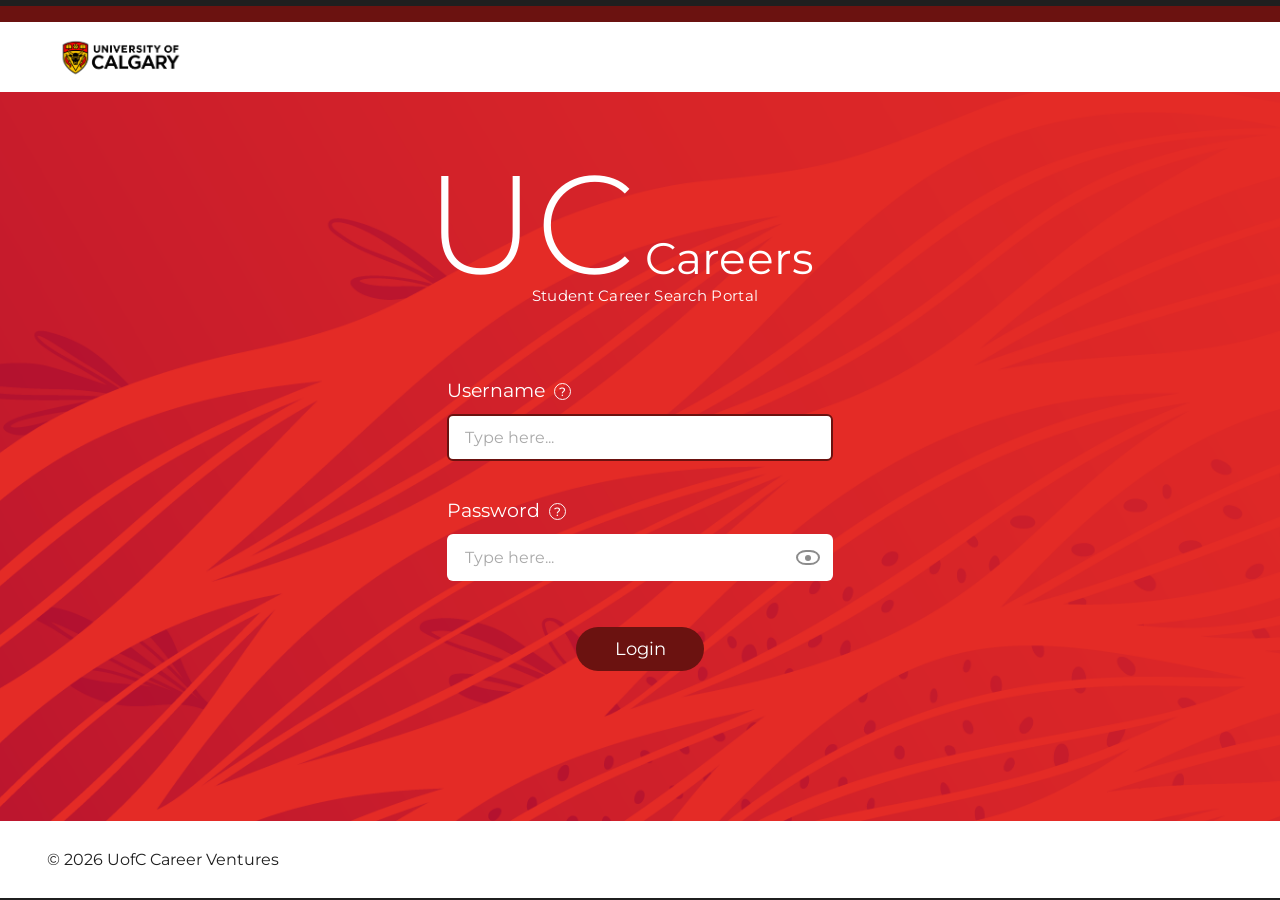
<file: index.html>
<!DOCTYPE html>
<html lang="en">
<head>
  <meta charset="UTF-8">
  <meta name="viewport" content="width=device-width, initial-scale=1">
  <title>UC Careers | Student Career Search Portal</title>

  <link rel="preconnect" href="https://fonts.googleapis.com">
  <link rel="preconnect" href="https://fonts.gstatic.com" crossorigin>
  <link href="https://fonts.googleapis.com/css2?family=Montserrat:wght@300;400;500&display=swap" rel="stylesheet">
  <link rel="stylesheet" href="assets/css/styles.css">
</head>
<body class="login-page">

  <div class="top-stripe"></div>

  <header class="site-header">
    <img class="site-header__logo" src="assets/images/ucalgary-logo.png" alt="University of Calgary">
  </header>

  <main class="login-hero">
    <div class="login-brand">
      <h1 class="login-brand__title">
        <span class="login-brand__uc">UC</span><span class="login-brand__careers">Careers</span>
      </h1>
      <p class="login-brand__subtitle">Student Career Search Portal</p>
    </div>

    <form id="login-form" class="login-form" novalidate>
      <div class="field">
        <label class="field__label" for="username">
          Username
          <span class="help-icon" tabindex="0" role="img" aria-label="Help"
                data-tooltip="Enter your myUCalgary student portal username"></span>
        </label>
        <input class="field__input" type="text" id="username" name="username"
               placeholder="Type here..." autocomplete="username" autofocus>
      </div>

      <div class="field">
        <label class="field__label" for="password">
          Password
          <span class="help-icon" tabindex="0" role="img" aria-label="Help"
                data-tooltip="Enter your myUCalgary student portal password"></span>
        </label>
        <div class="field__control">
          <input class="field__input field__input--has-toggle" type="password" id="password" name="password"
                 placeholder="Type here..." autocomplete="current-password">
          <button type="button" id="toggle-password" class="password-toggle"
                  aria-label="Show password" aria-pressed="false"></button>
        </div>
      </div>

      <p id="login-message" class="login-message" role="alert" aria-live="polite"></p>

      <button type="submit" class="login-button">Login</button>
    </form>
  </main>

  <footer class="site-footer">
    <p>&copy; 2026 UofC Career Ventures</p>
  </footer>

  <script type="module" src="assets/js/login.js"></script>
</body>
</html>
</file>
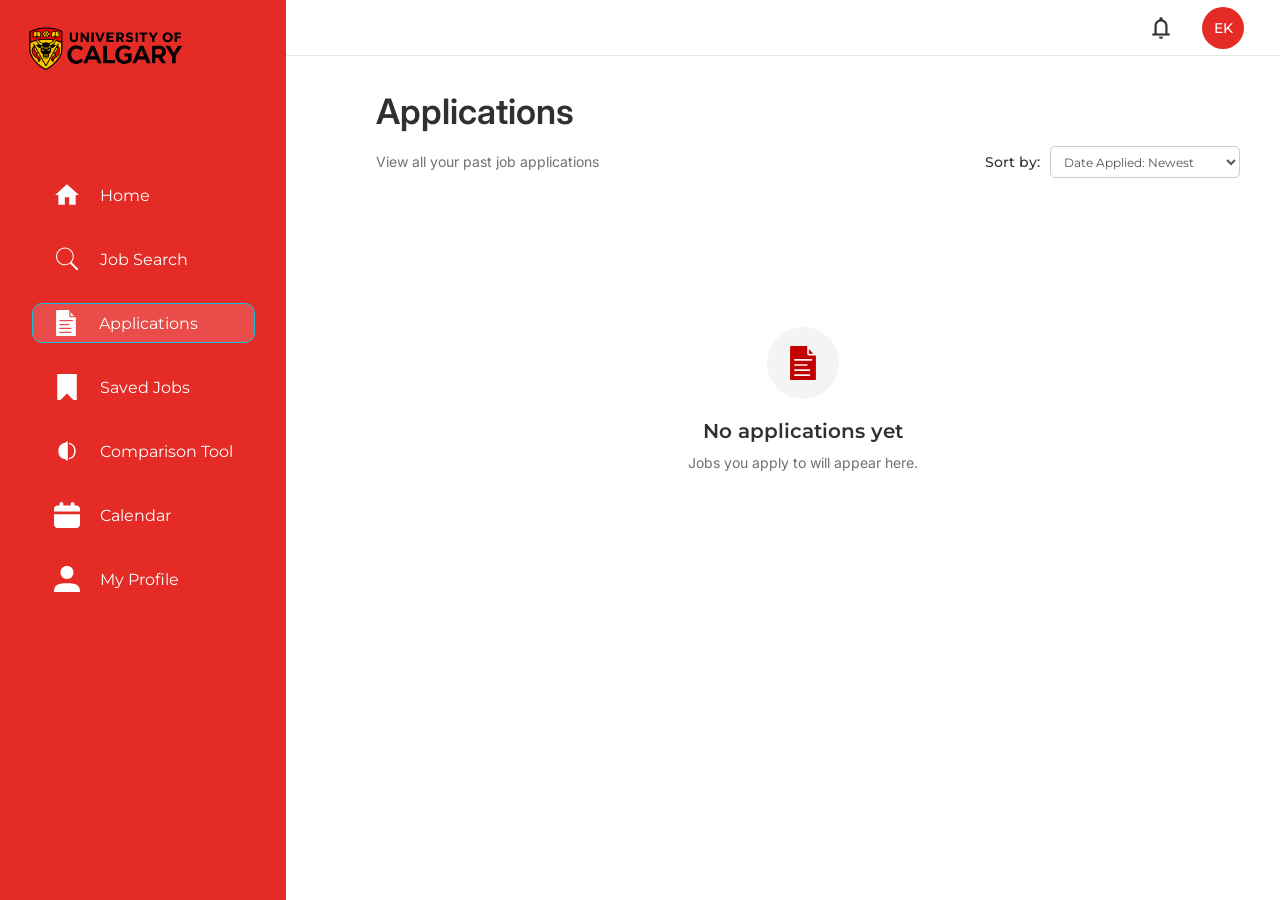
<file: pages/applications.html>
<!DOCTYPE html>
<html lang="en">

<head>
  <meta charset="UTF-8">

  <meta
    name="viewport"
    content="width=device-width, initial-scale=1"
  >

  <title>Applications | UC Careers</title>


  <!-- Fonts -->

  <link
    rel="preconnect"
    href="https://fonts.googleapis.com"
  >

  <link
    rel="preconnect"
    href="https://fonts.gstatic.com"
    crossorigin
  >

  <link
    href="https://fonts.googleapis.com/css2?family=Inter:wght@400;600;700&family=Montserrat:wght@400;500;600;700&display=swap"
    rel="stylesheet"
  >


  <!-- Shared Navigation -->

  <link
    rel="stylesheet"
    href="../assets/css/navbar.css"
  >


  <!-- Shared Top Bar -->

  <link
    rel="stylesheet"
    href="../assets/css/topbar.css"
  >


  <!-- Applications -->

  <link
    rel="stylesheet"
    href="../assets/css/applications.css?v=4"
  >

</head>


<body>


  <!-- Shared Sidebar -->

  <div id="sidebar-container"></div>


  <!-- Shared Top Bar -->

  <div id="topbar-container"></div>


  <!-- ======================================================
       Applications
       ====================================================== -->

  <main class="applications-main">


    <h1 class="page-title">
      Applications
    </h1>


    <!-- ====================================================
         Page Controls
         ==================================================== -->

    <div class="applications-toolbar">


      <p class="page-description">
        View all your past job applications
      </p>


      <div class="sort-control">

        <label for="application-sort">
          Sort by:
        </label>


        <select id="application-sort">

          <option value="newest">
            Date Applied: Newest
          </option>

          <option value="oldest">
            Date Applied: Oldest
          </option>

        </select>

      </div>


    </div>


    <!-- ====================================================
         Application List
         ==================================================== -->

    <section
      id="applications-list"
      class="applications-list"
      aria-live="polite"
    >
    </section>


  </main>


  <!-- ======================================================
       View Application Modal
       ====================================================== -->

  <div
    id="view-application-modal"
    class="modal-backdrop"
    hidden
  >

    <section
      class="application-view-modal"
      role="dialog"
      aria-modal="true"
      aria-labelledby="view-modal-title"
    >


      <div class="modal-header">

        <h2 id="view-modal-title">
          Application Details
        </h2>


        <button
          id="close-view-application"
          class="modal-close-button"
          type="button"
          aria-label="Close application details"
          disabled
        >
          
        </button>

      </div>


      <div
        id="view-application-content"
        class="application-view-content"
      >
      </div>


      <div class="view-modal-footer">

        <button
          id="close-view-application-footer"
          class="modal-primary-button"
          type="button"
        >
          Close
        </button>

      </div>


    </section>

  </div>


  <!-- ======================================================
       Withdraw Application Modal
       ====================================================== -->

  <div
    id="withdraw-application-modal"
    class="modal-backdrop"
    hidden
  >

    <section
      class="withdraw-modal"
      role="dialog"
      aria-modal="true"
      aria-labelledby="withdraw-modal-title"
      aria-describedby="withdraw-modal-description"
    >


      <div class="modal-header">

        <h2 id="withdraw-modal-title">
          Withdraw Application
        </h2>

      </div>


      <div class="withdraw-modal-body">


        <p
          id="withdraw-modal-description"
          class="withdraw-modal-question"
        >
        </p>


        <p class="withdraw-modal-warning">
          The application will remain in your Applications list with a Withdrawn status.
        </p>


        <div class="withdraw-modal-actions">


          <button
            id="cancel-withdraw"
            class="modal-secondary-button"
            type="button"
          >
            Cancel
          </button>


          <button
            id="confirm-withdraw"
            class="modal-danger-button"
            type="button"
          >
            Withdraw
          </button>


        </div>


      </div>


    </section>

  </div>


  <!-- Shared JavaScript -->

  <script
    type="module"
    src="../assets/js/common.js?v=7"
  ></script>


  <!-- Applications JavaScript -->

  <script
    type="module"
    src="../assets/js/applications.js?v=4"
  ></script>


</body>

</html>
</file>
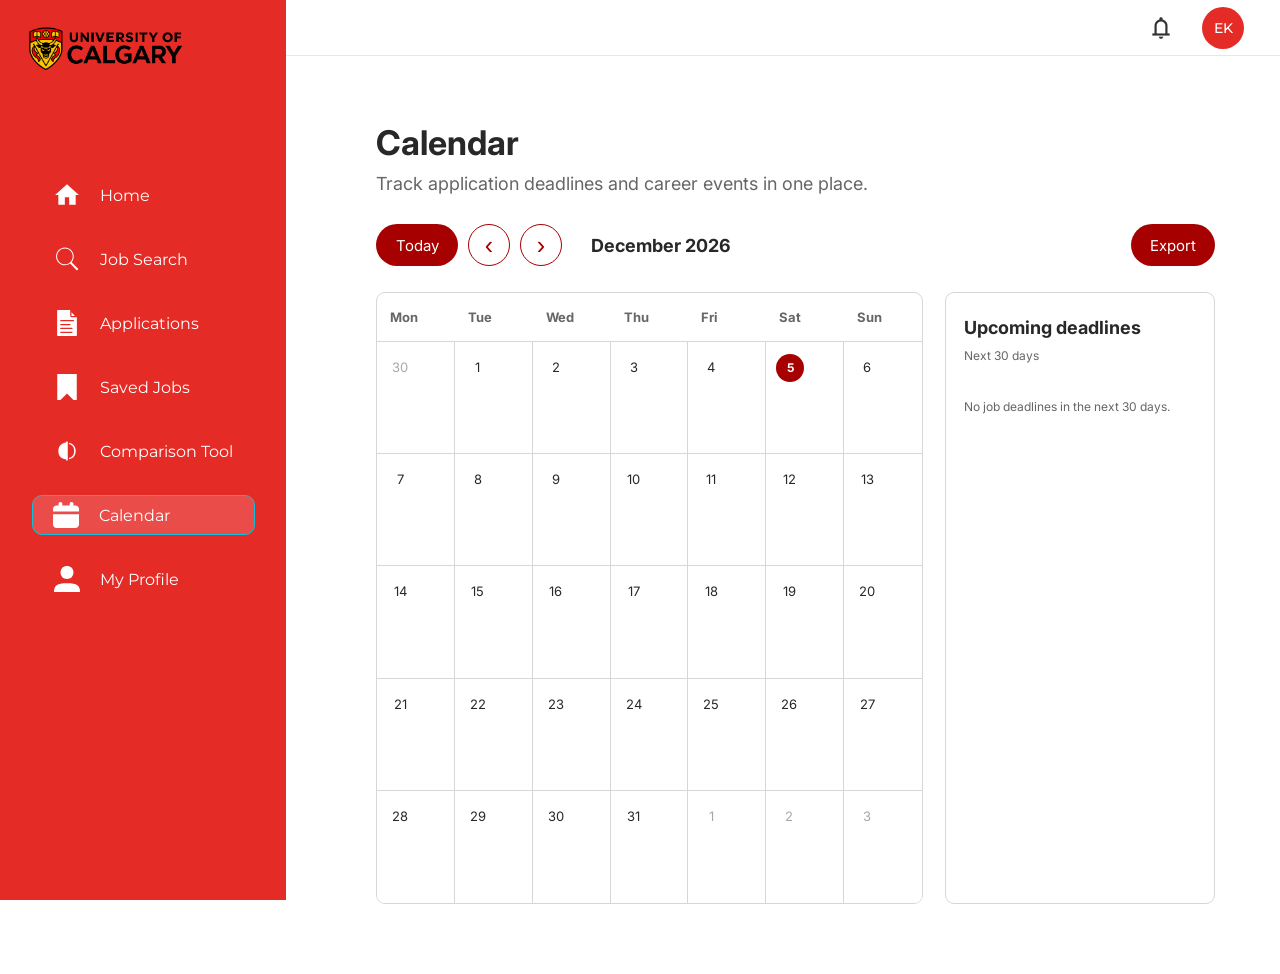
<file: pages/calendar.html>
<!DOCTYPE html>
<html lang="en">

<head>

  <meta charset="UTF-8">

  <meta
    name="viewport"
    content="width=device-width, initial-scale=1"
  >

  <title>Calendar | UC Careers</title>


  <!-- Fonts -->

  <link
    rel="preconnect"
    href="https://fonts.googleapis.com"
  >

  <link
    rel="preconnect"
    href="https://fonts.gstatic.com"
    crossorigin
  >

  <link
    href="https://fonts.googleapis.com/css2?family=Inter:wght@400;500;600;700&family=Montserrat:wght@400;500;600;700&display=swap"
    rel="stylesheet"
  >


  <!-- Shared Navigation -->

  <link
    rel="stylesheet"
    href="../assets/css/navbar.css"
  >


  <!-- Shared Top Bar -->

  <link
    rel="stylesheet"
    href="../assets/css/topbar.css"
  >


  <!-- Calendar -->

  <link
    rel="stylesheet"
    href="../assets/css/calendar.css?v=4"
  >

</head>


<body>


  <!-- Shared Sidebar -->

  <div id="sidebar-container"></div>


  <!-- Shared Top Bar -->

  <div id="topbar-container"></div>


  <!-- ======================================================
       Calendar
       ====================================================== -->

  <main class="calendar-main">


    <h1 class="page-title">
      Calendar
    </h1>


    <p class="page-description">
      Track application deadlines and career events in one place.
    </p>


    <!-- ====================================================
         Calendar Toolbar
         ==================================================== -->

    <div class="calendar-toolbar">


      <button
        id="today-button"
        class="calendar-pill-button"
        type="button"
      >
        Today
      </button>


      <button
        id="previous-month-button"
        class="month-arrow-button"
        type="button"
        aria-label="Previous month"
      >
        ‹
      </button>


      <button
        id="next-month-button"
        class="month-arrow-button"
        type="button"
        aria-label="Next month"
      >
        ›
      </button>


      <span
        id="calendar-month-label"
        class="calendar-month-label"
        aria-live="polite"
      >
      </span>


      <button
        id="export-calendar-button"
        class="calendar-pill-button export-calendar-button"
        type="button"
      >
        Export
      </button>


    </div>


    <!-- ====================================================
         Calendar + Deadline Panel
         ==================================================== -->

    <div class="calendar-layout">


      <!-- ==================================================
           Calendar
           ================================================== -->

      <section
        id="calendar"
        class="calendar"
        aria-label="Job deadline calendar"
      >


        <div class="calendar-weekdays">

          <span>Mon</span>
          <span>Tue</span>
          <span>Wed</span>
          <span>Thu</span>
          <span>Fri</span>
          <span>Sat</span>
          <span>Sun</span>

        </div>


        <div
          id="calendar-days"
          class="calendar-days"
        >
        </div>


      </section>


      <!-- ==================================================
           Deadline Panel
           ================================================== -->

      <aside
        id="deadline-panel"
        class="deadline-panel"
      >


        <!-- ================================================
             Upcoming Deadline Overview
             ================================================ -->

        <div
          id="deadline-overview"
          class="deadline-overview"
        >


          <h2>
            Upcoming deadlines
          </h2>


          <p class="deadline-panel-subtitle">
            Next 30 days
          </p>


          <div
            id="upcoming-deadlines-list"
            class="upcoming-deadlines-list"
          >
          </div>


        </div>


        <!-- ================================================
             Selected Deadline Details
             ================================================ -->

        <div
          id="deadline-details"
          class="deadline-details"
          hidden
        >


          <button
            id="back-to-deadlines-button"
            class="back-to-deadlines-button"
            type="button"
          >
            ‹ Upcoming deadlines
          </button>


          <div class="deadline-details-heading">

            <p
              id="selected-deadline-date"
              class="selected-deadline-date"
            >
            </p>


            <p
              id="selected-days-left"
              class="selected-days-left"
            >
            </p>

          </div>


          <h2
            id="selected-job-title"
            class="selected-job-title"
          >
          </h2>


          <p
            id="selected-job-company"
            class="selected-job-company"
          >
          </p>


          <div class="selected-job-summary">


            <div class="selected-job-summary-row">

              <span>
                Location
              </span>

              <strong id="selected-job-location">
              </strong>

            </div>


            <div class="selected-job-summary-row">

              <span>
                Job type
              </span>

              <strong id="selected-job-type">
              </strong>

            </div>


            <div class="selected-job-summary-row">

              <span>
                Work term
              </span>

              <strong id="selected-job-work-term">
              </strong>

            </div>


            <div class="selected-job-summary-row">

              <span>
                Salary
              </span>

              <strong id="selected-job-salary">
              </strong>

            </div>


          </div>


          <!-- ==============================================
               Reminder Options
               ============================================== -->

          <section class="reminder-section">


            <h3>
              Email reminders
            </h3>


            <p class="reminder-description">
              Choose when you would like to be reminded before this deadline.
            </p>


            <label class="reminder-option">

              <input
                id="reminder-seven-days"
                type="checkbox"
              >

              <span>
                1 week before
              </span>

            </label>


            <label class="reminder-option">

              <input
                id="reminder-one-day"
                type="checkbox"
              >

              <span>
                24 hours before
              </span>

            </label>


            <label class="reminder-option reminder-option-test">

              <input
                id="reminder-two-minutes"
                type="checkbox"
              >

              <span>
                Test reminder in 2 minutes
              </span>

            </label>


            <button
              id="apply-reminders-button"
              class="apply-reminders-button"
              type="button"
            >
              Apply
            </button>


            <p
              id="reminder-status"
              class="reminder-status"
              aria-live="polite"
            >
            </p>


          </section>


          <!-- ==============================================
               View Job
               ============================================== -->

          <button
            id="view-selected-job-button"
            class="view-job-button"
            type="button"
          >
            View Job
          </button>


        </div>


      </aside>


    </div>


  </main>


  <!-- Shared JavaScript -->

  <script
    type="module"
    src="../assets/js/common.js?v=7"
  ></script>


  <!-- Calendar JavaScript -->

  <script
    type="module"
    src="../assets/js/calendar.js?v=1"
  ></script>


</body>

</html>
</file>
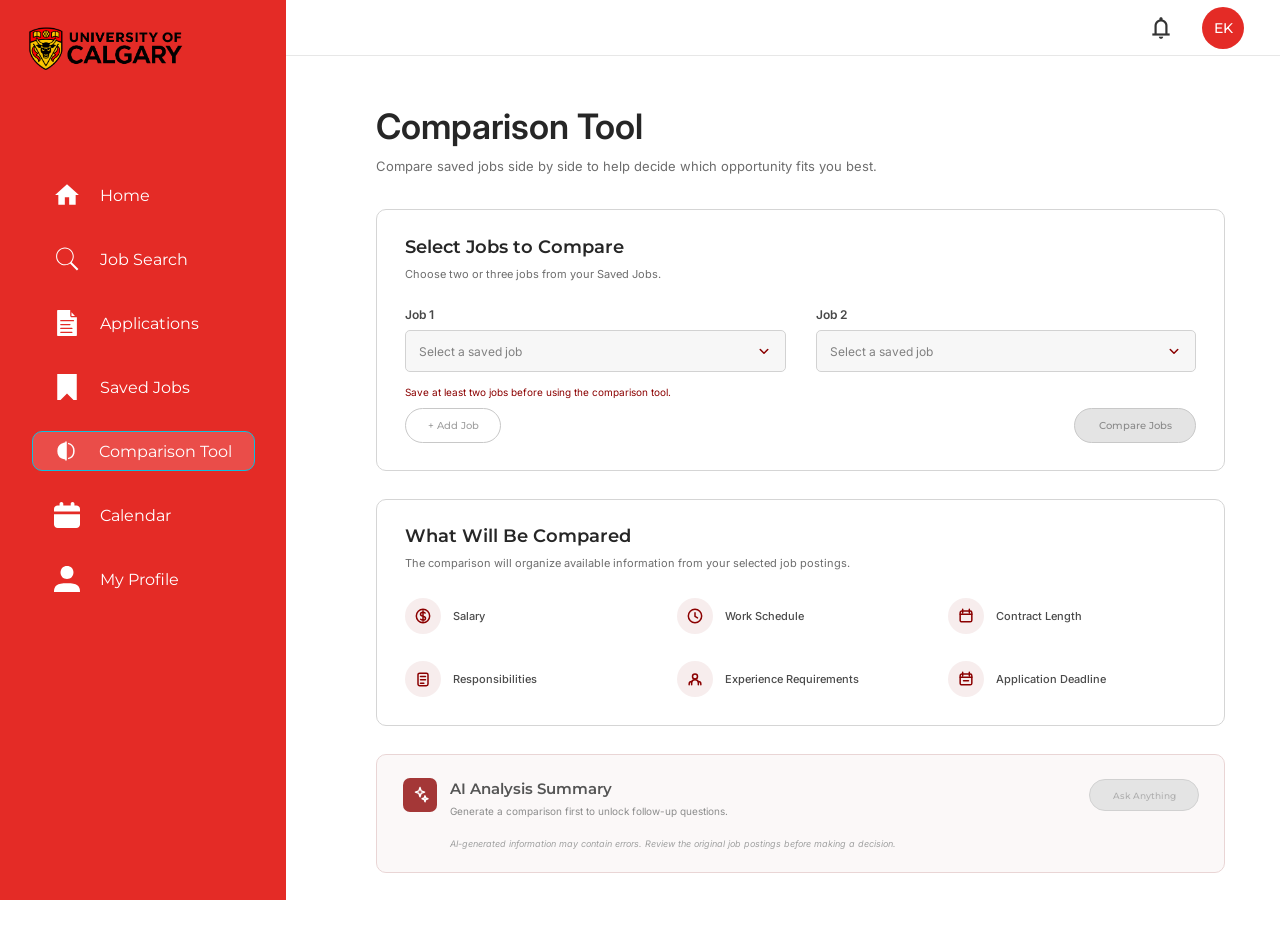
<file: pages/comparison.html>
<!DOCTYPE html>
<html lang="en">

<head>
  <meta charset="UTF-8">
  <meta
    name="viewport"
    content="width=device-width, initial-scale=1"
  >

  <title>Comparison Tool | UC Careers</title>

  <!-- Fonts -->
  <link
    rel="preconnect"
    href="https://fonts.googleapis.com"
  >
  <link
    rel="preconnect"
    href="https://fonts.gstatic.com"
    crossorigin
  >
  <link
    href="https://fonts.googleapis.com/css2?family=Inter:wght@400;500;600;700&family=Montserrat:wght@400;500;600;700&display=swap"
    rel="stylesheet"
  >

  <!-- Shared Navigation -->
  <link
    rel="stylesheet"
    href="../assets/css/navbar.css"
  >

  <!-- Shared Top Bar -->
  <link
    rel="stylesheet"
    href="../assets/css/topbar.css"
  >

  <!-- Comparison Tool -->
  <link
    rel="stylesheet"
    href="../assets/css/comparison.css?v=3"
  >
</head>

<body>

  <!-- Shared Sidebar -->
  <div id="sidebar-container"></div>

  <!-- Shared Top Bar -->
  <div id="topbar-container"></div>


  <main class="comparison-main">

    <!-- ====================================================
         Page Header
         ==================================================== -->

    <header class="comparison-page-header">
      <h1>Comparison Tool</h1>

      <p>
        Compare saved jobs side by side to help decide which opportunity fits you best.
      </p>
    </header>


    <!-- ====================================================
         Job Selection View
         ==================================================== -->

    <section
      id="job-selection-view"
      class="comparison-view"
    >

      <section class="job-selection-card">

        <div class="section-heading">
          <h2>Select Jobs to Compare</h2>
          <p>Choose two or three jobs from your Saved Jobs.</p>
        </div>

        <div class="job-select-grid">

          <div class="job-select-field">
            <label for="job-one-select">
              Job 1
            </label>

            <div class="select-wrapper">
              <select id="job-one-select">
                <option value="">
                  Select a saved job
                </option>
              </select>

              <svg
                class="select-chevron"
                viewBox="0 0 24 24"
                aria-hidden="true"
              >
                <path d="M7 10l5 5 5-5" />
              </svg>
            </div>
          </div>


          <div class="job-select-field">
            <label for="job-two-select">
              Job 2
            </label>

            <div class="select-wrapper">
              <select id="job-two-select">
                <option value="">
                  Select a saved job
                </option>
              </select>

              <svg
                class="select-chevron"
                viewBox="0 0 24 24"
                aria-hidden="true"
              >
                <path d="M7 10l5 5 5-5" />
              </svg>
            </div>
          </div>


          <div
            id="job-three-field"
            class="job-select-field"
            hidden
          >
            <label for="job-three-select">
              Job 3
            </label>

            <div class="select-wrapper">
              <select id="job-three-select">
                <option value="">
                  Select a saved job
                </option>
              </select>

              <svg
                class="select-chevron"
                viewBox="0 0 24 24"
                aria-hidden="true"
              >
                <path d="M7 10l5 5 5-5" />
              </svg>
            </div>
          </div>

        </div>


        <p
          id="selection-message"
          class="selection-message"
          aria-live="polite"
        ></p>


        <div class="selection-actions">

          <button
            id="add-job-button"
            class="add-job-button"
            type="button"
          >
            + Add Job
          </button>


          <button
            id="compare-jobs-button"
            class="compare-jobs-button"
            type="button"
            disabled
          >
            Compare Jobs
          </button>

        </div>

      </section>


      <!-- ==================================================
           What Will Be Compared
           ================================================== -->

      <section class="comparison-criteria-card">

        <div class="section-heading">
          <h2>What Will Be Compared</h2>
          <p>
            The comparison will organize available information from your selected job postings.
          </p>
        </div>


        <div class="criteria-grid">

          <div class="criteria-item">
            <div class="criteria-icon" aria-hidden="true">
              <svg viewBox="0 0 24 24">
                <circle cx="12" cy="12" r="8" />
                <path d="M14.5 8.5c-.6-.6-1.5-1-2.5-1-1.7 0-3 1-3 2.3 0 1.5 1.3 2.1 3 2.5 1.7.4 3 1 3 2.5 0 1.3-1.3 2.3-3 2.3-1.1 0-2.1-.4-2.8-1.1M12 5.8v12.4" />
              </svg>
            </div>
            <span>Salary</span>
          </div>


          <div class="criteria-item">
            <div class="criteria-icon" aria-hidden="true">
              <svg viewBox="0 0 24 24">
                <circle cx="12" cy="12" r="8" />
                <path d="M12 8v4.5l3 1.8" />
              </svg>
            </div>
            <span>Work Schedule</span>
          </div>


          <div class="criteria-item">
            <div class="criteria-icon" aria-hidden="true">
              <svg viewBox="0 0 24 24">
                <rect x="5" y="6" width="14" height="13" rx="2" />
                <path d="M8 4v4M16 4v4M5 10h14" />
              </svg>
            </div>
            <span>Contract Length</span>
          </div>


          <div class="criteria-item">
            <div class="criteria-icon" aria-hidden="true">
              <svg viewBox="0 0 24 24">
                <rect x="6" y="5" width="12" height="15" rx="2" />
                <path d="M9 9h6M9 13h6M9 17h4" />
              </svg>
            </div>
            <span>Responsibilities</span>
          </div>


          <div class="criteria-item">
            <div class="criteria-icon" aria-hidden="true">
              <svg viewBox="0 0 24 24">
                <path d="M8 19v-2a4 4 0 018 0v2" />
                <circle cx="12" cy="9" r="3" />
                <path d="M5 19v-1a3 3 0 013-3M19 19v-1a3 3 0 00-3-3" />
              </svg>
            </div>
            <span>Experience Requirements</span>
          </div>


          <div class="criteria-item">
            <div class="criteria-icon" aria-hidden="true">
              <svg viewBox="0 0 24 24">
                <rect x="5" y="6" width="14" height="13" rx="2" />
                <path d="M8 4v4M16 4v4M5 10h14M9 14h6" />
              </svg>
            </div>
            <span>Application Deadline</span>
          </div>

        </div>

      </section>


      <!-- ==================================================
           AI Analysis Preview
           ================================================== -->

      <section class="ai-analysis-card ai-analysis-card-disabled">

        <div class="ai-analysis-heading">
          <div class="ai-icon" aria-hidden="true">
            <svg viewBox="0 0 24 24">
              <path d="M12 3l1.4 4.1L17.5 8.5l-4.1 1.4L12 14l-1.4-4.1-4.1-1.4 4.1-1.4L12 3z" />
              <path d="M18 13l.9 2.6 2.6.9-2.6.9L18 20l-.9-2.6-2.6-.9 2.6-.9L18 13z" />
            </svg>
          </div>

          <div>
            <h2>AI Analysis Summary</h2>
            <p>
              Generate a comparison first to unlock follow-up questions.
            </p>
          </div>
        </div>


        <button
          id="ask-anything-disabled-button"
          class="ask-anything-button"
          type="button"
          disabled
        >
          Ask Anything
        </button>


        <p class="ai-disclaimer">
          AI-generated information may contain errors. Review the original job postings before making a decision.
        </p>

      </section>

    </section>


    <!-- ====================================================
         Results View
         ==================================================== -->

    <section
      id="comparison-results-view"
      class="comparison-view"
      hidden
    >

      <div class="results-heading-row">
        <div>
          <h2>Comparison Results</h2>
          <p>Review the selected jobs side by side.</p>
        </div>

        <button
          id="edit-jobs-button"
          class="edit-jobs-button"
          type="button"
        >
          Edit Jobs
        </button>
      </div>


      <section class="comparison-table-card">

        <div class="comparison-table-wrapper">
          <table
            id="comparison-table"
            class="comparison-table"
          >

            <thead>
              <tr>
                <th class="criteria-column-heading">
                  Criteria
                </th>

                <th>
                  <div class="job-column-heading">
                    <span id="result-job-one-title"></span>
                    <small id="result-job-one-company"></small>
                  </div>
                </th>

                <th>
                  <div class="job-column-heading">
                    <span id="result-job-two-title"></span>
                    <small id="result-job-two-company"></small>
                  </div>
                </th>

                <th
                  id="result-job-three-column"
                  hidden
                >
                  <div class="job-column-heading">
                    <span id="result-job-three-title"></span>
                    <small id="result-job-three-company"></small>
                  </div>
                </th>
              </tr>
            </thead>

            <tbody id="comparison-table-body"></tbody>

          </table>
        </div>

      </section>


      <!-- ==================================================
           AI Summary
           ================================================== -->

      <section class="ai-analysis-card">

        <div class="ai-analysis-heading">
          <div class="ai-icon" aria-hidden="true">
            <svg viewBox="0 0 24 24">
              <path d="M12 3l1.4 4.1L17.5 8.5l-4.1 1.4L12 14l-1.4-4.1-4.1-1.4 4.1-1.4L12 3z" />
              <path d="M18 13l.9 2.6 2.6.9-2.6.9L18 20l-.9-2.6-2.6-.9 2.6-.9L18 13z" />
            </svg>
          </div>

          <div>
            <h2>AI Analysis Summary</h2>
            <p>
              A quick summary of the differences between your selected jobs.
            </p>
          </div>
        </div>


        <div
          id="ai-summary-text"
          class="ai-summary-text"
        ></div>


        <button
          id="ask-anything-button"
          class="ask-anything-button"
          type="button"
        >
          Ask Anything
        </button>


        <p class="ai-disclaimer">
          AI-generated information may contain errors. Review the original job postings before making a decision.
        </p>

      </section>


      <!-- ==================================================
           Mock AI Chat
           ================================================== -->

      <section
        id="ai-chat-section"
        class="ai-chat-card"
        hidden
      >

        <div class="ai-chat-header">
          <div>
            <h2>Ask Anything</h2>
            <p>
              Ask a follow-up question about the jobs you compared.
            </p>
          </div>

          <button
            id="close-chat-button"
            class="close-chat-button"
            type="button"
            aria-label="Close Ask Anything"
          >
            ×
          </button>
        </div>


        <div class="prototype-ai-note">
          <svg viewBox="0 0 24 24" aria-hidden="true">
            <circle cx="12" cy="12" r="9" />
            <path d="M12 10v6M12 7.2h.01" />
          </svg>

          <p>
            Prototype mode: this chat demonstrates the planned AI interaction. It uses simple rule-based responses instead of an AI model.
          </p>
        </div>


        <div
          id="chat-messages"
          class="chat-messages"
          aria-live="polite"
        ></div>


        <form
          id="chat-form"
          class="chat-form"
        >
          <label
            class="visually-hidden"
            for="chat-input"
          >
            Ask a question
          </label>

          <input
            id="chat-input"
            type="text"
            placeholder="Ask anything about these jobs..."
            autocomplete="off"
          >

          <button
            id="send-chat-button"
            type="submit"
          >
            Send
          </button>
        </form>


        <p class="chat-disclaimer">
          This is a prototype demonstration. A production release can connect this interface to an AI model.
        </p>

      </section>

    </section>

  </main>


  <!-- Shared JavaScript -->
  <script
    type="module"
    src="../assets/js/common.js?v=7"
  ></script>

  <!-- Comparison Tool JavaScript -->
  <script
    type="module"
    src="../assets/js/comparison.js?v=3"
  ></script>

</body>

</html>
</file>
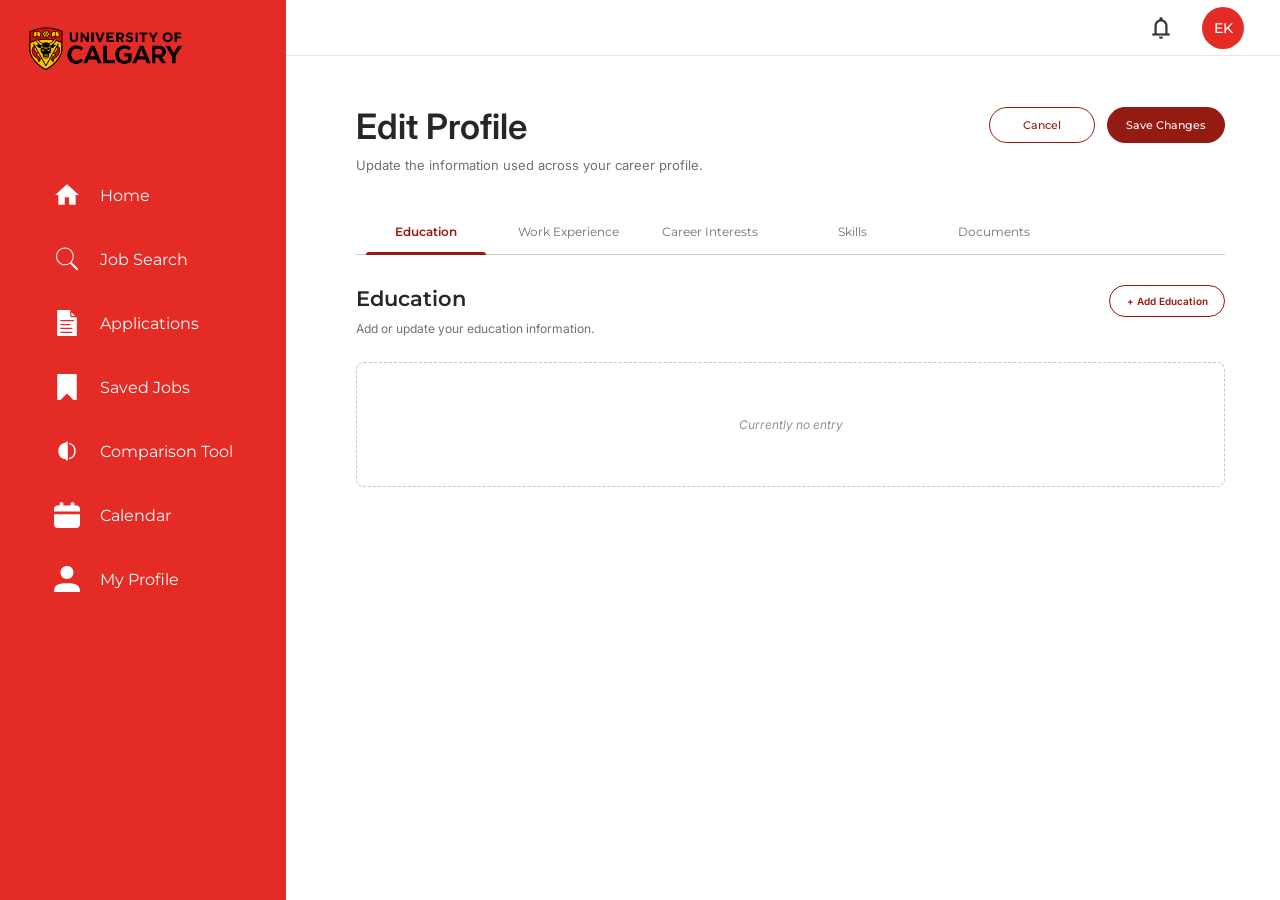
<file: pages/edit-profile.html>
<!DOCTYPE html>
<html lang="en">

<head>

  <meta charset="UTF-8">

  <meta
    name="viewport"
    content="width=device-width, initial-scale=1"
  >

  <title>Edit Profile | UC Careers</title>


  <!-- Fonts -->

  <link
    rel="preconnect"
    href="https://fonts.googleapis.com"
  >

  <link
    rel="preconnect"
    href="https://fonts.gstatic.com"
    crossorigin
  >

  <link
    href="https://fonts.googleapis.com/css2?family=Inter:wght@400;500;600;700&family=Montserrat:wght@400;500;600;700&display=swap"
    rel="stylesheet"
  >


  <!-- Shared Navigation -->

  <link
    rel="stylesheet"
    href="../assets/css/navbar.css"
  >


  <!-- Shared Top Bar -->

  <link
    rel="stylesheet"
    href="../assets/css/topbar.css"
  >


  <!-- Edit Profile -->

  <link
    rel="stylesheet"
    href="../assets/css/edit-profile.css?v=3"
  >

</head>


<body>


  <!-- Shared Sidebar -->

  <div id="sidebar-container"></div>


  <!-- Shared Top Bar -->

  <div id="topbar-container"></div>


  <!-- ======================================================
       Edit Profile
       ====================================================== -->

  <main class="edit-profile-main">


    <!-- ====================================================
         Header
         ==================================================== -->

    <div class="edit-profile-header">


      <div>

        <h1 class="page-title">
          Edit Profile
        </h1>

        <p class="page-description">
          Update the information used across your career profile.
        </p>

      </div>


      <div class="page-actions">

        <button
          id="cancel-profile-button"
          class="cancel-profile-button"
          type="button"
        >
          Cancel
        </button>

        <button
          id="save-profile-button"
          class="save-profile-button"
          type="button"
        >
          Save Changes
        </button>

      </div>


    </div>


    <!-- ====================================================
         Tabs
         ==================================================== -->

    <nav
      class="profile-tabs"
      aria-label="Profile editing sections"
    >


      <button
        class="profile-tab active"
        type="button"
        data-profile-tab="education"
      >
        Education
      </button>


      <button
        class="profile-tab"
        type="button"
        data-profile-tab="work"
      >
        Work Experience
      </button>


      <button
        class="profile-tab"
        type="button"
        data-profile-tab="interests"
      >
        Career Interests
      </button>


      <button
        class="profile-tab"
        type="button"
        data-profile-tab="skills"
      >
        Skills
      </button>


      <button
        class="profile-tab"
        type="button"
        data-profile-tab="documents"
      >
        Documents
      </button>


    </nav>


    <!-- ====================================================
         Tab Content
         ==================================================== -->

    <div class="profile-editor-shell">


      <!-- ================================================
           Education
           ================================================ -->

      <section
        id="education-panel"
        class="profile-edit-panel active"
        data-profile-panel="education"
      >


        <div class="panel-heading-row">

          <div>

            <h2>
              Education
            </h2>

            <p>
              Add or update your education information.
            </p>

          </div>


          <button
            id="add-education-button"
            class="add-entry-button"
            type="button"
          >
            + Add Education
          </button>

        </div>


        <div
          id="education-entries"
          class="entry-list"
        >
        </div>


      </section>


      <!-- ================================================
           Work Experience
           ================================================ -->

      <section
        id="work-panel"
        class="profile-edit-panel"
        data-profile-panel="work"
        hidden
      >


        <div class="panel-heading-row">

          <div>

            <h2>
              Work Experience
            </h2>

            <p>
              Add your recent work experience and responsibilities.
            </p>

          </div>


          <button
            id="add-work-button"
            class="add-entry-button"
            type="button"
          >
            + Add Experience
          </button>

        </div>


        <div
          id="work-entries"
          class="entry-list"
        >
        </div>


      </section>


      <!-- ================================================
           Career Interests
           ================================================ -->

      <section
        id="interests-panel"
        class="profile-edit-panel"
        data-profile-panel="interests"
        hidden
      >


        <h2>
          Career Interests
        </h2>


        <p class="panel-instruction">
          Search and click on the interest to add to “Your Interests”.
        </p>


        <div class="search-control">

          <span
            class="search-control-icon"
            aria-hidden="true"
          >
            ⌕
          </span>

          <input
            id="interest-search"
            type="search"
            placeholder="Search Interests..."
            autocomplete="off"
          >

        </div>


        <div
          id="interest-search-results"
          class="search-result-list"
        >
        </div>


        <div class="selected-items-section">

          <h3>
            Your Interests
          </h3>

          <p class="selected-items-instruction">
            Click on ‘X’ on the right side to remove the interest from “Your Interests”.
          </p>

          <div
            id="selected-interests"
            class="selected-chip-list"
          >
          </div>

        </div>


        <div class="preferred-job-type-section">

          <h3>
            Preferred Job Type
          </h3>

          <div
            id="preferred-job-types"
            class="job-type-options"
          >
          </div>

        </div>


      </section>


      <!-- ================================================
           Skills
           ================================================ -->

      <section
        id="skills-panel"
        class="profile-edit-panel"
        data-profile-panel="skills"
        hidden
      >


        <h2>
          Skills
        </h2>


        <p class="panel-instruction">
          Search and click on the skill to add to “Your Skills”.
        </p>


        <div class="search-control">

          <span
            class="search-control-icon"
            aria-hidden="true"
          >
            ⌕
          </span>

          <input
            id="skill-search"
            type="search"
            placeholder="Search Skills..."
            autocomplete="off"
          >

        </div>


        <div
          id="skill-search-results"
          class="search-result-list"
        >
        </div>


        <div class="selected-items-section">

          <h3>
            Your Skills
          </h3>

          <p class="selected-items-instruction">
            Click on ‘X’ on the right side to remove the skill from “Your Skills”.
          </p>

          <div
            id="selected-skills"
            class="selected-chip-list"
          >
          </div>

        </div>


      </section>


      <!-- ================================================
           Documents
           ================================================ -->

      <section
        id="documents-panel"
        class="profile-edit-panel"
        data-profile-panel="documents"
        hidden
      >


        <h2>
          Documents
        </h2>


        <p class="panel-instruction">
          Upload or replace the documents you use for job applications.
        </p>


        <!-- Resume -->

        <div class="document-editor-section">


          <div class="document-upload-column">

            <h3>
              Resume
            </h3>

            <label
              class="document-upload-button"
              for="profile-resume-file"
            >
              ↑ Upload attachment
            </label>

            <input
              id="profile-resume-file"
              class="hidden-file-input"
              type="file"
              accept=".pdf,.doc,.docx"
            >

            <p class="document-note">
              Use the upload button to replace the current resume.
            </p>

          </div>


          <div class="current-files-column">

            <h3>
              Current file
            </h3>

            <div
              id="current-resume-file"
              class="current-file-list"
            >
            </div>

          </div>


        </div>


        <!-- Attachments -->

        <div class="document-editor-section">


          <div class="document-upload-column">

            <h3>
              Attachments
            </h3>

            <label
              class="document-upload-button"
              for="profile-attachment-files"
            >
              ↑ Upload attachment
            </label>

            <input
              id="profile-attachment-files"
              class="hidden-file-input"
              type="file"
              accept=".pdf,.doc,.docx"
              multiple
            >

            <p class="document-note">
              Add supporting documents you may want to use in applications.
            </p>

          </div>


          <div class="current-files-column">

            <h3>
              Current file(s)
            </h3>

            <div
              id="current-attachment-files"
              class="current-file-list"
            >
            </div>

          </div>


        </div>


      </section>


    </div>


  </main>


  <!-- ======================================================
       Save Confirmation Modal
       ====================================================== -->

  <div
    id="save-profile-modal"
    class="modal-backdrop"
    hidden
  >


    <section
      class="edit-profile-modal"
      role="dialog"
      aria-modal="true"
      aria-labelledby="save-profile-modal-title"
    >


      <div class="modal-header">

        <h2 id="save-profile-modal-title">
          Save Profile Changes
        </h2>

      </div>


      <div class="modal-body">


        <p class="modal-question">
          Are you sure you want to save your changes?
        </p>

        <p class="modal-warning">
          Your profile will be updated with the information across all tabs.
        </p>


        <div class="modal-actions">

          <button
            id="continue-editing-save-button"
            class="secondary-button"
            type="button"
          >
            Continue Editing
          </button>

          <button
            id="confirm-save-profile-button"
            class="primary-button"
            type="button"
          >
            Save Changes
          </button>

        </div>


      </div>


    </section>


  </div>


  <!-- ======================================================
       Cancel Confirmation Modal
       ====================================================== -->

  <div
    id="cancel-profile-modal"
    class="modal-backdrop"
    hidden
  >


    <section
      class="edit-profile-modal"
      role="dialog"
      aria-modal="true"
      aria-labelledby="cancel-profile-modal-title"
    >


      <div class="modal-header">

        <h2 id="cancel-profile-modal-title">
          Cancel Changes
        </h2>

      </div>


      <div class="modal-body">


        <p class="modal-question">
          Are you sure you want to cancel?
        </p>

        <p class="modal-warning">
          Any unsaved changes will be lost.
        </p>


        <div class="modal-actions">

          <button
            id="continue-editing-cancel-button"
            class="secondary-button"
            type="button"
          >
            Continue Editing
          </button>

          <button
            id="confirm-cancel-profile-button"
            class="primary-button"
            type="button"
          >
            Discard Changes
          </button>

        </div>


      </div>


    </section>


  </div>


  <!-- Shared JavaScript -->

  <script
    type="module"
    src="../assets/js/common.js?v=7"
  ></script>


  <!-- Edit Profile JavaScript -->

  <script
    type="module"
    src="../assets/js/edit-profile.js?v=3"
  ></script>


</body>

</html>
</file>
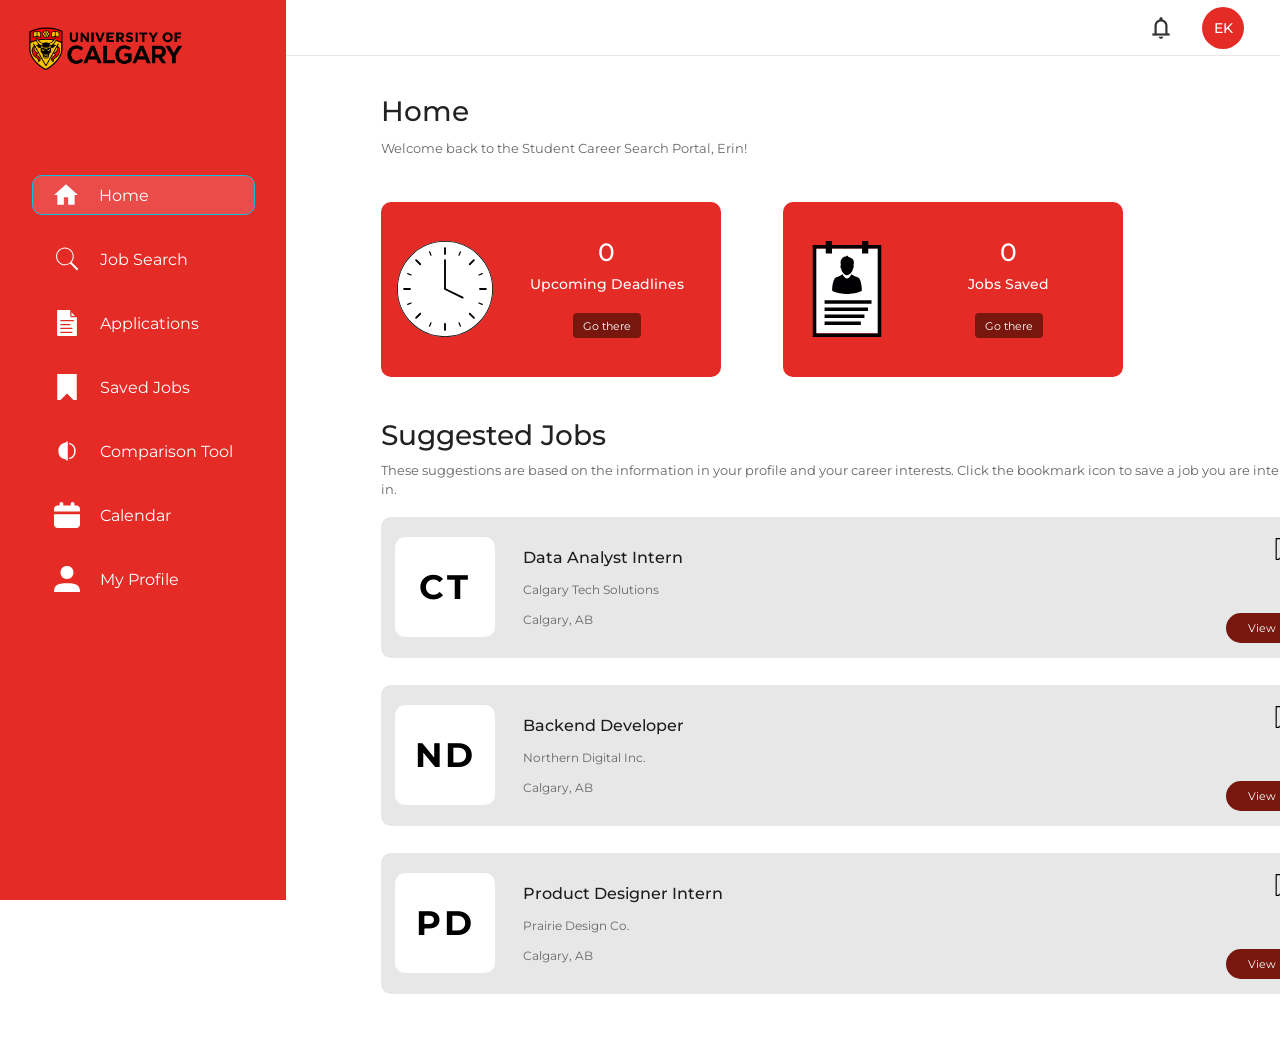
<file: pages/home.html>
<!DOCTYPE html>
<html lang="en">

<head>
  <meta charset="UTF-8">

  <meta
    name="viewport"
    content="width=device-width, initial-scale=1"
  >

  <title>Home | UC Careers</title>

  <!-- Montserrat -->
  <link
    rel="preconnect"
    href="https://fonts.googleapis.com"
  >

  <link
    rel="preconnect"
    href="https://fonts.gstatic.com"
    crossorigin
  >

  <link
    href="https://fonts.googleapis.com/css2?family=Montserrat:wght@300;400;500;600&display=swap"
    rel="stylesheet"
  >

  <!-- Shared Navigation -->
  <link
    rel="stylesheet"
    href="../assets/css/navbar.css"
  >

  <!-- Shared Top Bar -->
  <link
    rel="stylesheet"
    href="../assets/css/topbar.css"
  >

  <!-- Home Page -->
  <link
    rel="stylesheet"
    href="../assets/css/home.css?v=7"
  >
</head>

<body>

  <!-- Shared Sidebar -->
  <div id="sidebar-container"></div>

  <!-- Shared Top Bar -->
  <div id="topbar-container"></div>

  <!-- ======================================================
       Home Page
       ====================================================== -->
  <main class="home-main">

    <!-- Page Heading -->
    <h1 class="page-title">
      Home
    </h1>

    <!-- Welcome Message -->
    <p class="welcome-message">
      Welcome back to the Student Career Search Portal,
      <span id="welcome-name">Erin</span>!
    </p>

    <!-- ====================================================
         Quick Links
         ==================================================== -->
    <section class="quick-links">

      <!-- Upcoming Deadlines -->
      <div class="quick-link-card">

        <img
          class="quick-link-icon"
          src="../assets/svg/clockIcon.svg"
          alt=""
        >

        <div class="quick-link-content">

          <p
            id="upcoming-deadlines-count"
            class="quick-link-count"
            aria-live="polite"
          >
            0
          </p>

          <h2>
            Upcoming Deadlines
          </h2>

          <a
            href="calendar.html"
            class="go-button"
          >
            Go there
          </a>

        </div>

      </div>

      <!-- Pending Applications -->
      <div class="quick-link-card">

        <img
          class="quick-link-icon"
          src="../assets/svg/clipboardIcon.svg"
          alt=""
        >

        <div class="quick-link-content">
          <p
            id="pending-applications-count"
            class="quick-link-count"
            aria-live="polite"
          >
            0
          </p>

          <h2>
            Jobs Saved
          </h2>

          <a
            href="saved-jobs.html"
            class="go-button"
          >
            Go there
          </a>

        </div>

      </div>

    </section>

    <!-- ====================================================
         Suggested Jobs
         ==================================================== -->
    <section class="suggested-jobs">

      <h2>
        Suggested Jobs
      </h2>

      <p class="suggested-description">
        These suggestions are based on the information in your
        profile and your career interests. Click the bookmark
        icon to save a job you are interested in.
      </p>

      <!-- Job cards are created by home.js -->
      <div
        id="job-list"
        class="job-list"
      >
      </div>

    </section>

  </main>

  <!-- Shared JavaScript -->
  <script
    type="module"
    src="../assets/js/common.js?v=7"
  ></script>

  <!-- Home JavaScript -->
  <script
    type="module"
    src="../assets/js/home.js?v=6"
  ></script>

  <script
    type="module"
    src="../assets/js/job-details-link.js?v=5"
  ></script>

</body>

</html>
</file>
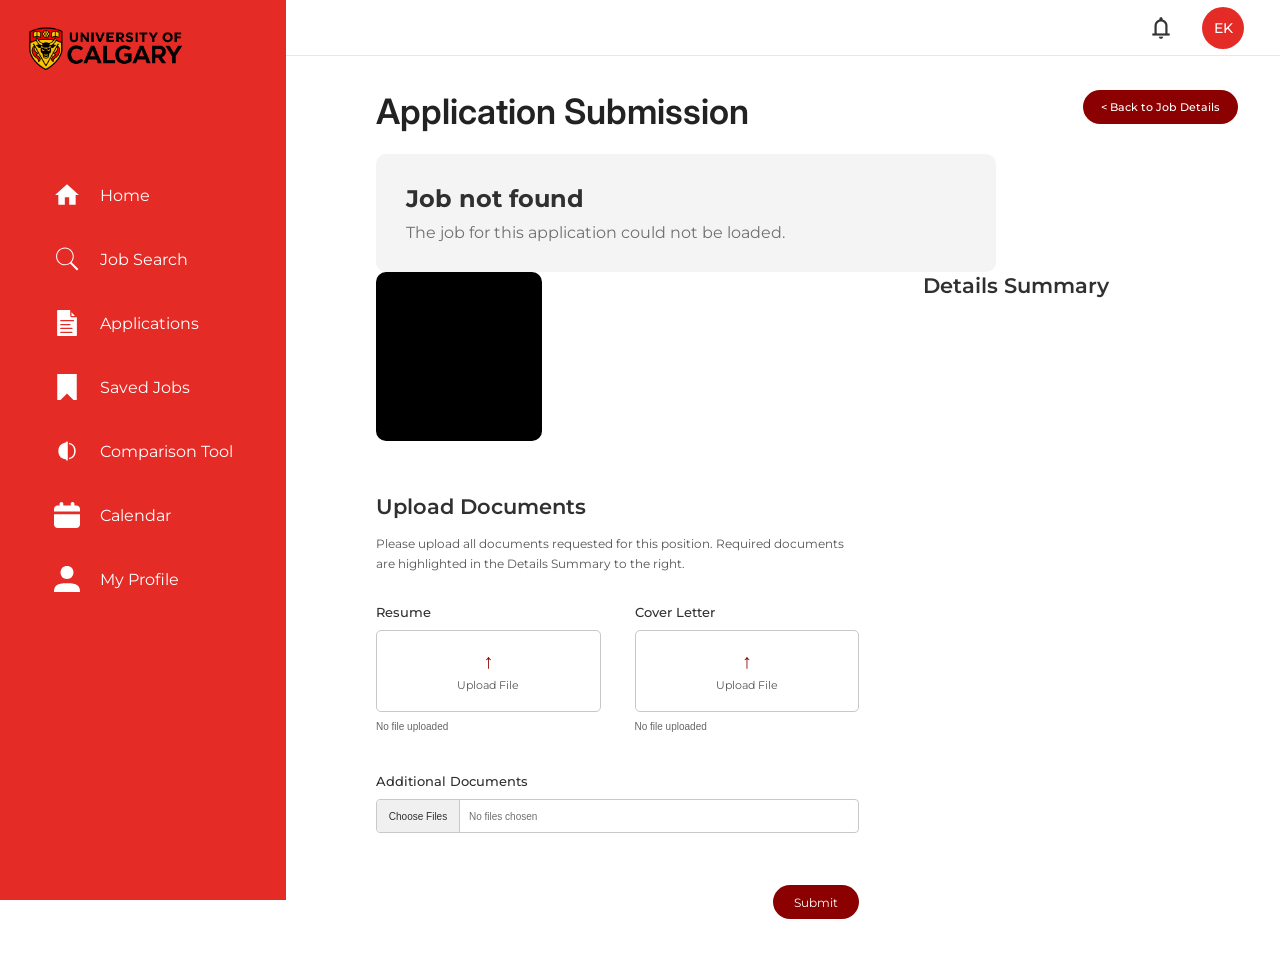
<file: pages/job-application.html>
<!DOCTYPE html>
<html lang="en">

<head>

  <meta charset="UTF-8">

  <meta
    name="viewport"
    content="width=device-width, initial-scale=1"
  >

  <title>Application Submission | UC Careers</title>


  <!-- Fonts -->

  <link
    rel="preconnect"
    href="https://fonts.googleapis.com"
  >

  <link
    rel="preconnect"
    href="https://fonts.gstatic.com"
    crossorigin
  >

  <link
    href="https://fonts.googleapis.com/css2?family=Inter:wght@400;500;600;700&family=Montserrat:wght@400;500;600;700&display=swap"
    rel="stylesheet"
  >


  <!-- Shared Navigation -->

  <link
    rel="stylesheet"
    href="../assets/css/navbar.css"
  >


  <!-- Shared Top Bar -->

  <link
    rel="stylesheet"
    href="../assets/css/topbar.css"
  >


  <!-- Application Submission -->

  <link
    rel="stylesheet"
    href="../assets/css/job-application.css?v=5"
  >

</head>


<body>


  <!-- Shared Sidebar -->

  <div id="sidebar-container"></div>


  <!-- Shared Top Bar -->

  <div id="topbar-container"></div>


  <!-- ======================================================
       Application Submission
       ====================================================== -->

  <main class="application-main">




    <!-- ====================================================
        Heading
        ==================================================== -->

    <div class="heading-row">

      <h1 class="page-title">
        Application Submission
      </h1>


      <button
        id="back-to-job"
        class="back-button"
        type="button"
      >
        &lt; Back
      </button>

    </div>


    <!-- ====================================================
         Error State
         ==================================================== -->

    <section
      id="application-error"
      class="application-error"
      hidden
    >

      <h2>
        Job not found
      </h2>

      <p>
        The job for this application could not be loaded.
      </p>

    </section>


    <!-- ====================================================
         Application Content
         ==================================================== -->

    <div
      id="application-content"
      class="application-layout"
      hidden
    >


      <!-- ==================================================
           Left Column
           ================================================== -->

      <section class="application-left">


        <!-- ================================================
             Job Summary
             ================================================ -->

        <div class="job-summary">


          <div
            id="company-mark"
            class="company-mark"
            aria-hidden="true"
          >

            <span id="company-initials"></span>

          </div>


          <div class="job-summary-information">

            <h2 id="job-title"></h2>

            <p id="job-company"></p>

            <p id="job-location"></p>

          </div>


        </div>


        <!-- ================================================
             Upload Documents
             ================================================ -->

        <section class="upload-documents">


          <h2>
            Upload Documents
          </h2>


          <p class="upload-description">
            Please upload all documents requested for this position.
            Required documents are highlighted in the Details Summary
            to the right.
          </p>


          <form
            id="application-form"
            novalidate
          >


            <!-- ============================================
                 Resume / Cover Letter
                 ============================================ -->

            <div class="primary-document-grid">


              <!-- Resume -->

              <div class="document-field">


                <label
                  id="resume-label"
                  class="document-label"
                  for="resume-file"
                >
                  Resume
                </label>


                <input
                  id="resume-file"
                  class="document-input"
                  type="file"
                  accept=".pdf,.doc,.docx"
                >


                <label
                  class="upload-file-button"
                  for="resume-file"
                >

                  <span
                    class="upload-symbol"
                    aria-hidden="true"
                  >
                    ↑
                  </span>

                  <span>
                    Upload File
                  </span>

                </label>


                <p
                  id="resume-file-name"
                  class="uploaded-file-name"
                >
                  No file uploaded
                </p>


              </div>


              <!-- Cover Letter -->

              <div class="document-field">


                <label
                  id="cover-letter-label"
                  class="document-label"
                  for="cover-letter-file"
                >
                  Cover Letter
                </label>


                <input
                  id="cover-letter-file"
                  class="document-input"
                  type="file"
                  accept=".pdf,.doc,.docx"
                >


                <label
                  class="upload-file-button"
                  for="cover-letter-file"
                >

                  <span
                    class="upload-symbol"
                    aria-hidden="true"
                  >
                    ↑
                  </span>

                  <span>
                    Upload File
                  </span>

                </label>


                <p
                  id="cover-letter-file-name"
                  class="uploaded-file-name"
                >
                  No file uploaded
                </p>


              </div>


            </div>


            <!-- ============================================
                 Additional Documents
                 ============================================ -->

            <div class="additional-documents">


              <label
                id="additional-documents-label"
                class="document-label"
                for="additional-files"
              >
                Additional Documents
              </label>


              <input
                id="additional-files"
                class="document-input"
                type="file"
                accept=".pdf,.doc,.docx"
                multiple
              >


              <div class="file-picker additional-file-picker">


                <label
                  class="file-picker-button"
                  for="additional-files"
                >
                  Choose Files
                </label>


                <span
                  id="additional-picker-status"
                  class="file-picker-status"
                >
                  No files chosen
                </span>


              </div>


              <!-- Selected Additional Files -->

              <div
                id="additional-file-names"
                class="additional-file-names"
              >
              </div>


            </div>


            <!-- ============================================
                 Submit
                 ============================================ -->

            <div class="submit-area">


              <button
                class="submit-application-button"
                type="submit"
              >
                Submit
              </button>


            </div>


          </form>


        </section>


      </section>


      <!-- ==================================================
           Details Summary
           ================================================== -->

      <aside class="details-summary">


        <h2>
          Details Summary
        </h2>


        <div
          id="details-summary-content"
          class="details-summary-content"
          tabindex="0"
        >
        </div>


      </aside>


    </div>


  </main>


  <!-- ======================================================
       Submit Confirmation Modal
       ====================================================== -->

  <div
    id="submit-modal"
    class="modal-backdrop"
    hidden
  >


    <section
      class="submit-modal"
      role="dialog"
      aria-modal="true"
      aria-labelledby="submit-modal-title"
      aria-describedby="submit-modal-description"
    >


      <div class="submit-modal-header">


        <h2 id="submit-modal-title">
          Submit Application
        </h2>


      </div>


      <div class="submit-modal-body">


        <p
          id="submit-modal-description"
          class="submit-modal-question"
        >
        </p>


        <p class="submit-modal-warning">
          This action cannot be undone.
        </p>


        <div class="submit-modal-actions">


          <button
            id="cancel-submit"
            class="modal-cancel-button"
            type="button"
          >
            Cancel
          </button>


          <button
            id="confirm-submit"
            class="modal-submit-button"
            type="button"
          >
            Submit
          </button>


        </div>


      </div>


    </section>


  </div>


  <!-- ======================================================
       Submission Success Modal
       ====================================================== -->

  <div
    id="submission-success-modal"
    class="modal-backdrop success-modal-backdrop"
    hidden
  >

    <section
      class="success-modal"
      role="status"
      aria-live="polite"
      aria-labelledby="submission-success-title"
    >

      <div
        class="success-icon"
        aria-hidden="true"
      >
        ✓
      </div>

      <h2 id="submission-success-title">
        Application Submitted
      </h2>

      <p>
        Your application has been submitted successfully.
      </p>

    </section>

  </div>


  <!-- Shared JavaScript -->

  <script
    type="module"
    src="../assets/js/common.js?v=7"
  ></script>


  <!-- Application JavaScript -->

  <script
    type="module"
    src="../assets/js/job-application.js?v=7"
  ></script>


</body>

</html>
</file>
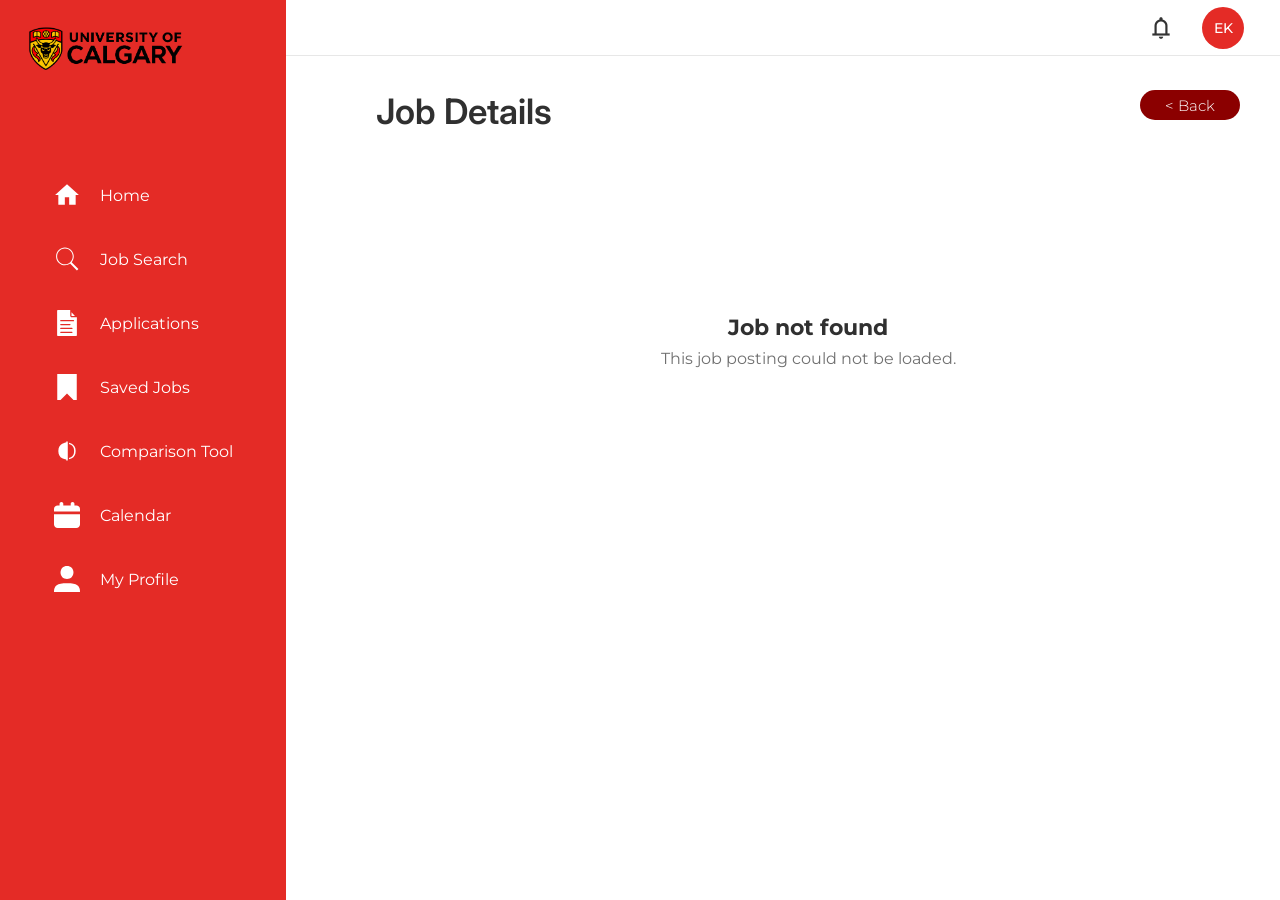
<file: pages/job-details.html>
<!DOCTYPE html>
<html lang="en">

<head>
  <meta charset="UTF-8">

  <meta
    name="viewport"
    content="width=device-width, initial-scale=1"
  >

  <title>Job Details | UC Careers</title>


  <!-- Fonts -->

  <link
    rel="preconnect"
    href="https://fonts.googleapis.com"
  >

  <link
    rel="preconnect"
    href="https://fonts.gstatic.com"
    crossorigin
  >

  <link
    href="https://fonts.googleapis.com/css2?family=Inter:wght@400;600;700&family=Montserrat:wght@300;400;500;600;700&display=swap"
    rel="stylesheet"
  >


  <!-- Shared Navigation -->

  <link
    rel="stylesheet"
    href="../assets/css/navbar.css"
  >


  <!-- Shared Top Bar -->

  <link
    rel="stylesheet"
    href="../assets/css/topbar.css"
  >


  <!-- Job Details -->

  <link
    rel="stylesheet"
    href="../assets/css/job-details.css?v=5"
  >

</head>


<body>


  <!-- Shared Sidebar -->

  <div id="sidebar-container"></div>


  <!-- Shared Top Bar -->

  <div id="topbar-container"></div>


  <!-- ======================================================
       Job Details
       ====================================================== -->

  <main class="job-details-main">


    <!-- ====================================================
         Heading
         ==================================================== -->

    <div class="heading-row">


      <h1>
        Job Details
      </h1>


      <button
        id="back-button"
        class="back-button"
        type="button"
      >
        &lt; Back
      </button>


    </div>


    <!-- ====================================================
         Job Details Content
         ==================================================== -->

    <div
      id="job-details-content"
      hidden
    >


      <!-- ==================================================
           Job Summary
           ================================================== -->

      <section class="job-summary">


        <!-- Company Initials -->

        <div
          id="company-mark"
          class="company-mark"
          aria-hidden="true"
        >

          <span id="company-initials">
          </span>

        </div>


        <!-- Job Information -->

        <div class="job-meta">


          <h2 id="job-title">
          </h2>


          <p
            id="job-company"
            class="job-company"
          >
          </p>


          <p
            id="job-location"
            class="job-location"
          >
          </p>


          <p class="job-deadline">

            Application Deadline:

            <strong id="job-deadline">
            </strong>

          </p>


        </div>


        <!-- Apply -->

        <button
          id="apply-button"
          class="apply-button"
          type="button"
        >
          Apply
        </button>


      </section>


      <!-- ==================================================
           Main Content
           ================================================== -->

      <div class="job-content">


        <!-- =================================================
             Posting Information
             ================================================= -->

        <section
          id="job-information"
          class="job-information"
          aria-label="Job posting information"
        >
        </section>


        <!-- =================================================
             Your Match
             ================================================= -->

        <aside
          class="match-panel"
          aria-labelledby="match-heading"
        >


          <h3 id="match-heading">
            Your Match
          </h3>


          <p class="match-description">
            See which skills from your profile match the job
            requirements and which skills you may still be missing.
          </p>


          <div
            id="skill-list"
            class="skill-list"
            aria-label="Skill matches"
          >
          </div>


        </aside>


      </div>


    </div>


    <!-- ====================================================
         Error State
         ==================================================== -->

    <section
      id="job-details-error"
      class="job-details-error"
      hidden
    >

      <h2>
        Job not found
      </h2>

      <p>
        This job posting could not be loaded.
      </p>

    </section>


  </main>


  <!-- Shared JavaScript -->

  <script
    type="module"
    src="../assets/js/common.js?v=7"
  ></script>


  <!-- Job Details JavaScript -->

  <script
    type="module"
    src="../assets/js/job-details.js?v=1"
  ></script>

    <script
    type="module"
    src="../assets/js/job-application-link.js?v=2"
    ></script>

</body>

</html>
</file>
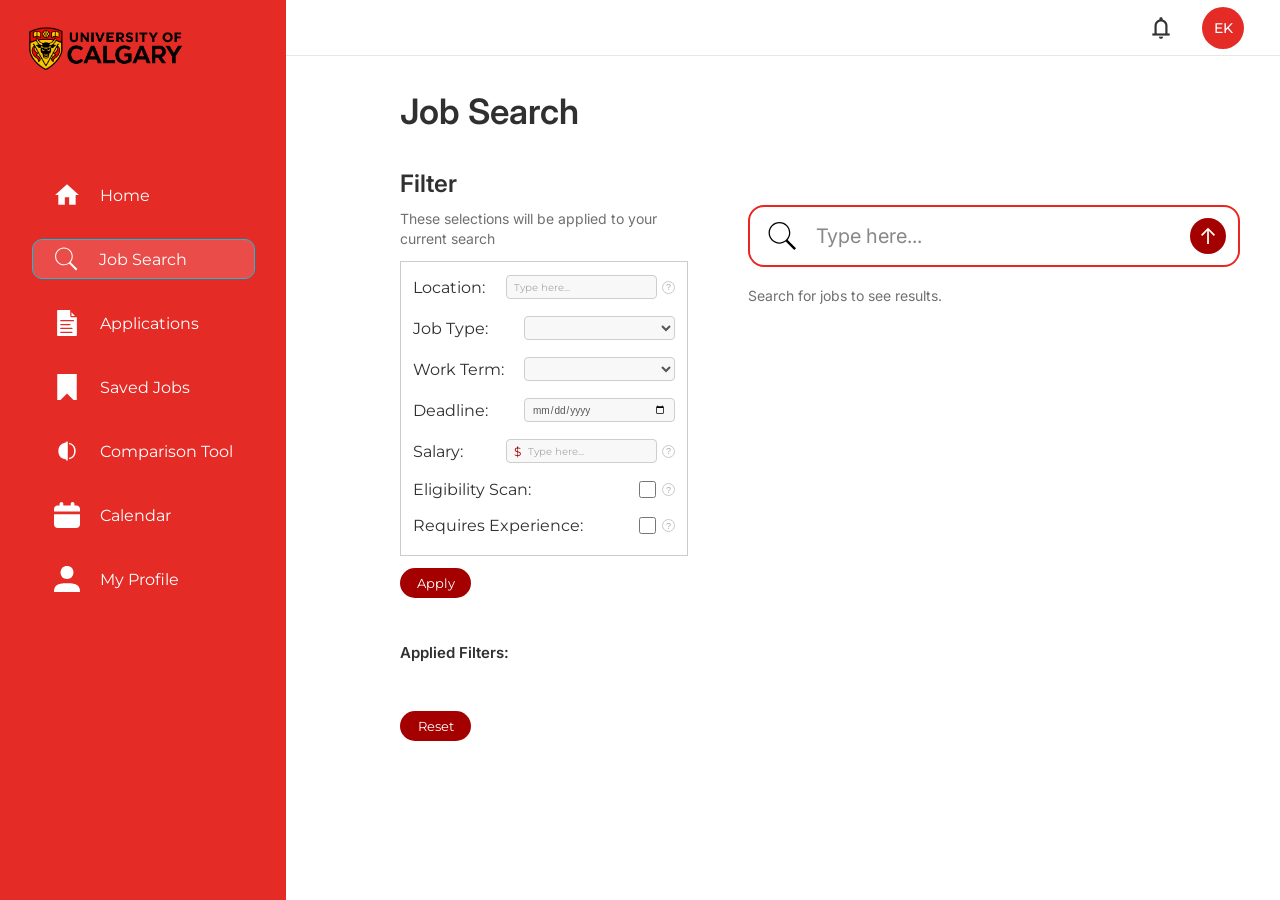
<file: pages/job-search.html>
<!DOCTYPE html>
<html lang="en">

<head>
  <meta charset="UTF-8">

  <meta
    name="viewport"
    content="width=device-width, initial-scale=1"
  >

  <title>Job Search | UC Careers</title>

  <!-- Bookmark Icons -->

  <link
    rel="preload"
    href="../assets/svg/bookmarkOutlineIcon.svg"
    as="image"
    type="image/svg+xml"
  >

  <link
    rel="preload"
    href="../assets/svg/bookmarkFilledIcon.svg"
    as="image"
    type="image/svg+xml"
  >

  <!-- Fonts -->

  <link
    rel="preconnect"
    href="https://fonts.googleapis.com"
  >

  <link
    rel="preconnect"
    href="https://fonts.gstatic.com"
    crossorigin
  >

  <link
    href="https://fonts.googleapis.com/css2?family=Inter:wght@400;600;700&family=Montserrat:wght@400;500;600;700&display=swap"
    rel="stylesheet"
  >


  <!-- Shared Navigation -->

  <link
    rel="stylesheet"
    href="../assets/css/navbar.css"
  >


  <!-- Shared Top Bar -->

  <link
    rel="stylesheet"
    href="../assets/css/topbar.css"
  >


  <!-- Job Search -->

  <link
    rel="stylesheet"
    href="../assets/css/job-search.css?v=6"
  >

</head>


<body>


  <!-- Shared Sidebar -->

  <div id="sidebar-container"></div>


  <!-- Shared Top Bar -->

  <div id="topbar-container"></div>


  <!-- ======================================================
       Job Search
       ====================================================== -->

  <main class="job-search-main">


    <h1 class="page-title">
      Job Search
    </h1>


    <div class="search-layout">


      <!-- ==================================================
           Filters
           ================================================== -->

      <section class="filters-panel">


        <h2>
          Filter
        </h2>


        <p class="filter-description">
          These selections will be applied to your current search
        </p>


        <form id="filter-form">


          <div class="filter-fields">


            <!-- Location -->

            <div class="filter-field">

              <label for="location-filter">
                Location:
              </label>


              <div class="field-control">

                <input
                  id="location-filter"
                  type="text"
                  placeholder="Type here..."
                >


                <span
                  class="help-icon"
                  tabindex="0"
                  data-tooltip="Filter jobs by location"
                >
                  ?
                </span>

              </div>

            </div>


            <!-- Job Type -->

            <div class="filter-field">

              <label for="job-type-filter">
                Job Type:
              </label>


              <select id="job-type-filter">

                <option value=""></option>

                <option value="Internship">
                  Internship
                </option>

                <option value="Full-time">
                  Full-time
                </option>

                <option value="Part-time">
                  Part-time
                </option>

              </select>

            </div>


            <!-- Work Term -->

            <div class="filter-field">

              <label for="work-term-filter">
                Work Term:
              </label>


              <select id="work-term-filter">

                <option value=""></option>

                <option value="Summer">
                  Summer
                </option>

                <option value="Fall">
                  Fall
                </option>

                <option value="Winter">
                  Winter
                </option>

              </select>

            </div>


            <!-- Deadline -->

            <div class="filter-field">

              <label for="deadline-filter">
                Deadline:
              </label>


              <input
                id="deadline-filter"
                type="date"
              >

            </div>


            <!-- Salary -->

            <div class="filter-field">

              <label for="salary-filter">
                Salary:
              </label>


              <div class="field-control">

                <div class="salary-input">

                  <span>$</span>

                  <input
                    id="salary-filter"
                    type="number"
                    min="0"
                    placeholder="Type here..."
                  >

                </div>


                <span
                  class="help-icon"
                  tabindex="0"
                  data-tooltip="Minimum hourly salary"
                >
                  ?
                </span>

              </div>

            </div>


            <!-- Eligibility Scan -->

            <div class="filter-field checkbox-field">

              <label for="eligibility-filter">
                Eligibility Scan:
              </label>


              <div class="checkbox-control">

                <input
                  id="eligibility-filter"
                  type="checkbox"
                >


                <span
                  class="help-icon"
                  tabindex="0"
                  data-tooltip="Only display jobs where you have all skills listed"
                >
                  ?
                </span>

              </div>

            </div>


            <!-- Requires Experience -->

            <div class="filter-field checkbox-field">

              <label for="experience-filter">
                Requires Experience:
              </label>


              <div class="checkbox-control">

                <input
                  id="experience-filter"
                  type="checkbox"
                >


                <span
                  class="help-icon"
                  tabindex="0"
                  data-tooltip="Show jobs requiring experience"
                >
                  ?
                </span>

              </div>

            </div>


          </div>


          <!-- Apply -->

          <button
            class="pill-button apply-button"
            type="submit"
          >
            Apply
          </button>


          <!-- Applied Filters -->

          <section class="applied-filters">

            <h3>
              Applied Filters:
            </h3>


            <div
              id="filter-chips"
              class="filter-chips"
            >
            </div>


            <button
              id="reset-filters"
              class="pill-button"
              type="button"
            >
              Reset
            </button>

          </section>


        </form>

      </section>


      <!-- ==================================================
           Search Results
           ================================================== -->

      <section class="results-panel">


        <!-- Search Bar -->

        <form
          id="search-form"
          class="search-box"
        >

          <img
            class="search-icon"
            src="../assets/svg/searchIcon.svg"
            alt=""
          >


          <label
            class="visually-hidden"
            for="job-search"
          >
            Search jobs
          </label>


          <input
            id="job-search"
            type="search"
            placeholder="Type here..."
            autocomplete="off"
          >


          <button
            class="search-submit"
            type="submit"
            aria-label="Search"
          >
            <span aria-hidden="true">
              ↑
            </span>
          </button>

        </form>


        <!-- Result Count -->

        <p
          id="result-count"
          class="result-count"
        >
          0 jobs found
        </p>


        <!-- Job Cards -->

        <div
          id="job-search-results"
          class="job-list"
        >
        </div>


      </section>


    </div>


  </main>


  <!-- Shared JavaScript -->

  <script
    type="module"
    src="../assets/js/common.js?v=7"
  ></script>


  <!-- Job Search JavaScript -->

  <script
    type="module"
    src="../assets/js/job-search.js?v=6"
  ></script>


  <!-- Job Details Navigation -->

  <script
    type="module"
    src="../assets/js/job-details-link.js?v=1"
  ></script>


</body>

</html>
</file>
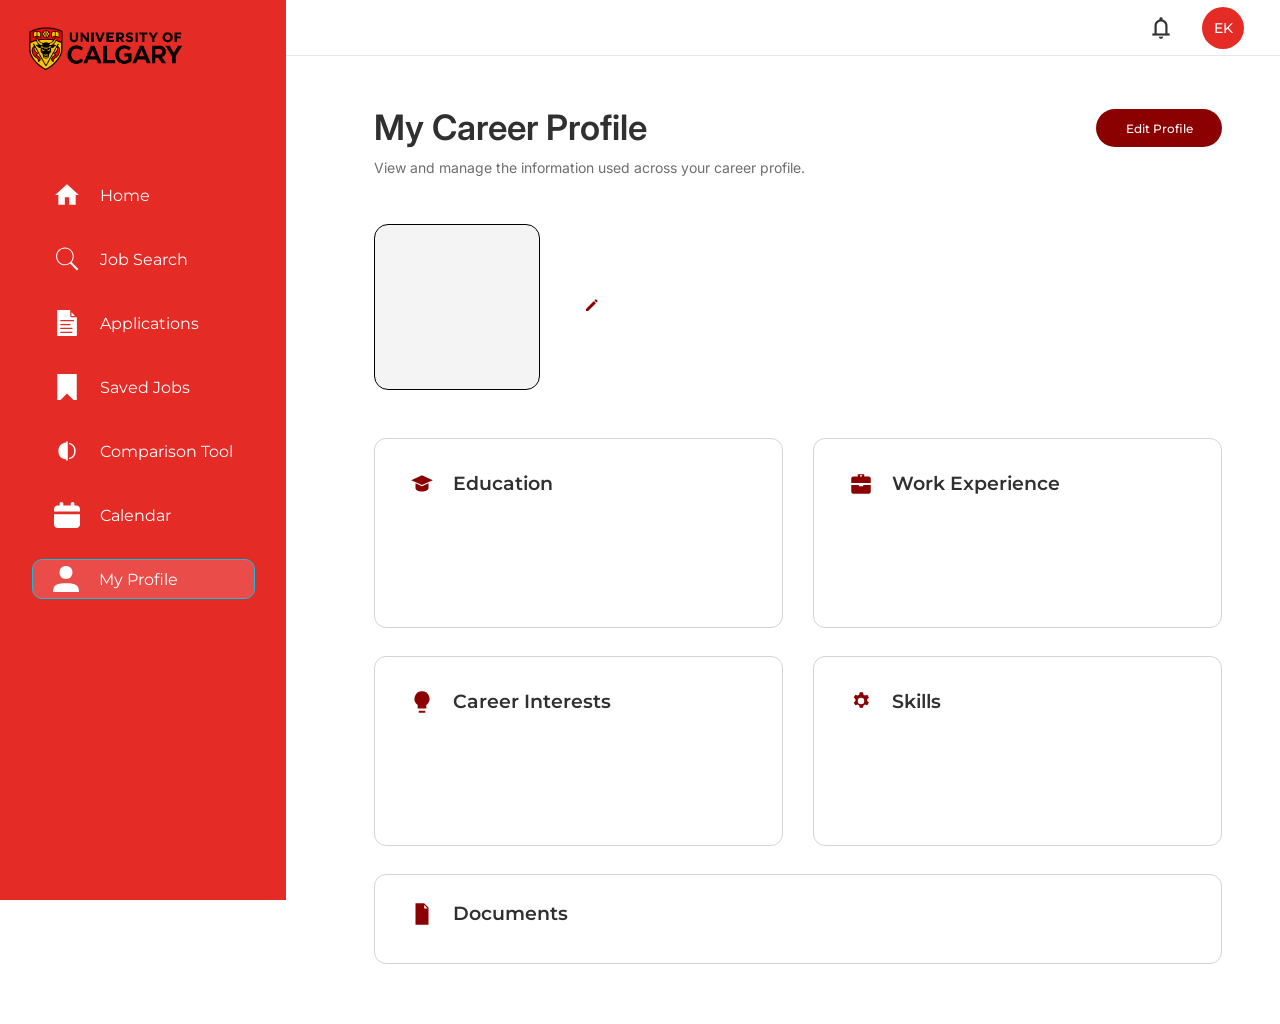
<file: pages/profile.html>
<!DOCTYPE html>
<html lang="en">

<head>

  <meta charset="UTF-8">

  <meta
    name="viewport"
    content="width=device-width, initial-scale=1"
  >

  <title>My Career Profile | UC Careers</title>


  <!-- Fonts -->

  <link
    rel="preconnect"
    href="https://fonts.googleapis.com"
  >

  <link
    rel="preconnect"
    href="https://fonts.gstatic.com"
    crossorigin
  >

  <link
    href="https://fonts.googleapis.com/css2?family=Inter:wght@400;500;600;700&family=Montserrat:wght@400;500;600;700&display=swap"
    rel="stylesheet"
  >


  <!-- Shared Navigation -->

  <link
    rel="stylesheet"
    href="../assets/css/navbar.css"
  >


  <!-- Shared Top Bar -->

  <link
    rel="stylesheet"
    href="../assets/css/topbar.css"
  >


  <!-- Profile -->

  <link
    rel="stylesheet"
    href="../assets/css/profile.css?v=3"
  >

</head>


<body>


  <!-- Shared Sidebar -->

  <div id="sidebar-container"></div>


  <!-- Shared Top Bar -->

  <div id="topbar-container"></div>


  <!-- ======================================================
       My Career Profile
       ====================================================== -->

  <main class="profile-main">


    <!-- ====================================================
         Success Message
         ==================================================== -->

    <div
      id="profile-success-message"
      class="profile-success-message"
      hidden
      role="status"
    >
      Your profile has been successfully updated.
    </div>


    <!-- ====================================================
         Page Header
         ==================================================== -->

    <div class="profile-page-header">


      <div>

        <h1 class="page-title">
          My Career Profile
        </h1>

        <p class="page-description">
          View and manage the information used across your career profile.
        </p>

      </div>


      <button
        id="edit-profile-button"
        class="edit-profile-button"
        type="button"
      >
        Edit Profile
      </button>


    </div>


    <!-- ====================================================
         Identity
         ==================================================== -->

    <section class="profile-identity">


      <div
        id="profile-avatar-initials"
        class="profile-avatar"
        aria-hidden="true"
      >
      </div>


      <div class="profile-identity-text">


        <div class="profile-name-row">

          <h2 id="profile-name">
          </h2>


          <button
            id="edit-name-button"
            class="edit-name-button"
            type="button"
            aria-label="Edit name"
          >

            <svg
              viewBox="0 0 24 24"
              aria-hidden="true"
            >
              <path
                d="M4 17.3V20h2.7L17.2 9.5l-2.7-2.7L4 17.3zm15.3-9.9a.75.75 0 0 0 0-1.1l-1.6-1.6a.75.75 0 0 0-1.1 0l-1.3 1.3L18 8.7l1.3-1.3z"
                fill="currentColor"
              ></path>
            </svg>

          </button>

        </div>


        <p
          id="profile-subtitle"
          class="profile-subtitle"
        >
        </p>


      </div>


    </section>


    <!-- ====================================================
         Profile Sections
         ==================================================== -->

    <div class="profile-section-grid">


      <!-- Education -->

      <section class="profile-section-card">


        <div class="profile-section-heading">

          <div class="section-icon">

            <svg
              viewBox="0 0 24 24"
              aria-hidden="true"
            >
              <path
                d="M2 8.5 12 4l10 4.5L12 13 2 8.5zm4 2.7V16c0 1.5 2.7 3 6 3s6-1.5 6-3v-4.8L12 14l-6-2.8z"
                fill="currentColor"
              ></path>
            </svg>

          </div>

          <h2>
            Education
          </h2>

        </div>


        <div
          id="education-summary"
          class="profile-section-content"
        >
        </div>


      </section>


      <!-- Work Experience -->

      <section class="profile-section-card">


        <div class="profile-section-heading">

          <div class="section-icon">

            <svg
              viewBox="0 0 24 24"
              aria-hidden="true"
            >
              <path
                d="M9 5V3h6v2h4a2 2 0 0 1 2 2v4H3V7a2 2 0 0 1 2-2h4zm2 0h2V4h-2v1zM3 13h7v1h4v-1h7v6a2 2 0 0 1-2 2H5a2 2 0 0 1-2-2v-6z"
                fill="currentColor"
              ></path>
            </svg>

          </div>

          <h2>
            Work Experience
          </h2>

        </div>


        <div
          id="work-summary"
          class="profile-section-content"
        >
        </div>


      </section>


      <!-- Career Interests -->

      <section class="profile-section-card">


        <div class="profile-section-heading">

          <div class="section-icon">

            <svg
              viewBox="0 0 24 24"
              aria-hidden="true"
            >
              <path
                d="M12 2a7 7 0 0 0-4 12.7V18h8v-3.3A7 7 0 0 0 12 2zm-3 18h6v2H9v-2z"
                fill="currentColor"
              ></path>
            </svg>

          </div>

          <h2>
            Career Interests
          </h2>

        </div>


        <div
          id="interests-summary"
          class="profile-section-content"
        >
        </div>


      </section>


      <!-- Skills -->

      <section class="profile-section-card">


        <div class="profile-section-heading">

          <div class="section-icon">

            <svg
              viewBox="0 0 24 24"
              aria-hidden="true"
            >
              <path
                d="m13.8 3 .5 2.2c.5.2 1 .5 1.4.8l2.1-.7 1.5 2.6-1.6 1.5c.1.5.1 1.1 0 1.6l1.6 1.5-1.5 2.6-2.1-.7c-.4.3-.9.6-1.4.8l-.5 2.2h-3l-.5-2.2c-.5-.2-1-.5-1.4-.8l-2.1.7-1.5-2.6L6.9 11c-.1-.5-.1-1.1 0-1.6L5.3 7.9l1.5-2.6 2.1.7c.4-.3.9-.6 1.4-.8l.5-2.2h3zM12 8a3 3 0 1 0 0 6 3 3 0 0 0 0-6z"
                fill="currentColor"
              ></path>
            </svg>

          </div>

          <h2>
            Skills
          </h2>

        </div>


        <div
          id="skills-summary"
          class="profile-section-content"
        >
        </div>


      </section>


      <!-- Documents -->

      <section class="profile-section-card profile-section-card-wide">


        <div class="profile-section-heading">

          <div class="section-icon">

            <svg
              viewBox="0 0 24 24"
              aria-hidden="true"
            >
              <path
                d="M6 2h8l4 4v16H6V2zm8 1.8V7h3.2L14 3.8zM8 11h8v1.5H8V11zm0 4h8v1.5H8V15z"
                fill="currentColor"
              ></path>
            </svg>

          </div>

          <h2>
            Documents
          </h2>

        </div>


        <div
          id="documents-summary"
          class="profile-section-content"
        >
        </div>


      </section>


    </div>


  </main>


  <!-- ======================================================
       Edit Name Modal
       ====================================================== -->

  <div
    id="edit-name-modal"
    class="modal-backdrop"
    hidden
  >


    <section
      class="profile-modal name-edit-modal"
      role="dialog"
      aria-modal="true"
      aria-labelledby="edit-name-modal-title"
    >


      <div class="profile-modal-header">

        <h2 id="edit-name-modal-title">
          Edit Name
        </h2>

      </div>


      <div class="profile-modal-body">


        <label
          class="profile-field-label"
          for="first-name-input"
        >
          First name:
        </label>

        <input
          id="first-name-input"
          class="profile-text-input"
          type="text"
          autocomplete="given-name"
        >


        <label
          class="profile-field-label"
          for="last-name-input"
        >
          Last name:
        </label>

        <input
          id="last-name-input"
          class="profile-text-input"
          type="text"
          autocomplete="family-name"
        >


        <p
          id="name-attempt-message"
          class="name-attempt-message"
        >
        </p>


        <div class="profile-modal-actions">


          <button
            id="cancel-name-edit-button"
            class="secondary-button"
            type="button"
          >
            Cancel
          </button>


          <button
            id="save-name-edit-button"
            class="primary-button"
            type="button"
          >
            Save
          </button>


        </div>


      </div>


    </section>


  </div>


  <!-- ======================================================
       Confirm Name Change Modal
       ====================================================== -->

  <div
    id="confirm-name-modal"
    class="modal-backdrop"
    hidden
  >


    <section
      class="profile-modal confirmation-modal"
      role="dialog"
      aria-modal="true"
      aria-labelledby="confirm-name-title"
    >


      <div class="profile-modal-header">

        <h2 id="confirm-name-title">
          Confirm Name Change
        </h2>

      </div>


      <div class="profile-modal-body confirmation-modal-body">


        <p class="confirmation-question">
          Are you sure you want to update your name?
        </p>


        <p
          id="confirm-name-attempt-message"
          class="confirmation-warning"
        >
        </p>


        <div class="profile-modal-actions">


          <button
            id="back-to-name-edit-button"
            class="secondary-button"
            type="button"
          >
            Go Back
          </button>


          <button
            id="confirm-name-change-button"
            class="primary-button"
            type="button"
          >
            Confirm
          </button>


        </div>


      </div>


    </section>


  </div>


  <!-- Shared JavaScript -->

  <script
    type="module"
    src="../assets/js/common.js?v=7"
  ></script>


  <!-- Profile JavaScript -->

  <script
    type="module"
    src="../assets/js/profile.js?v=5"
  ></script>


</body>

</html>
</file>
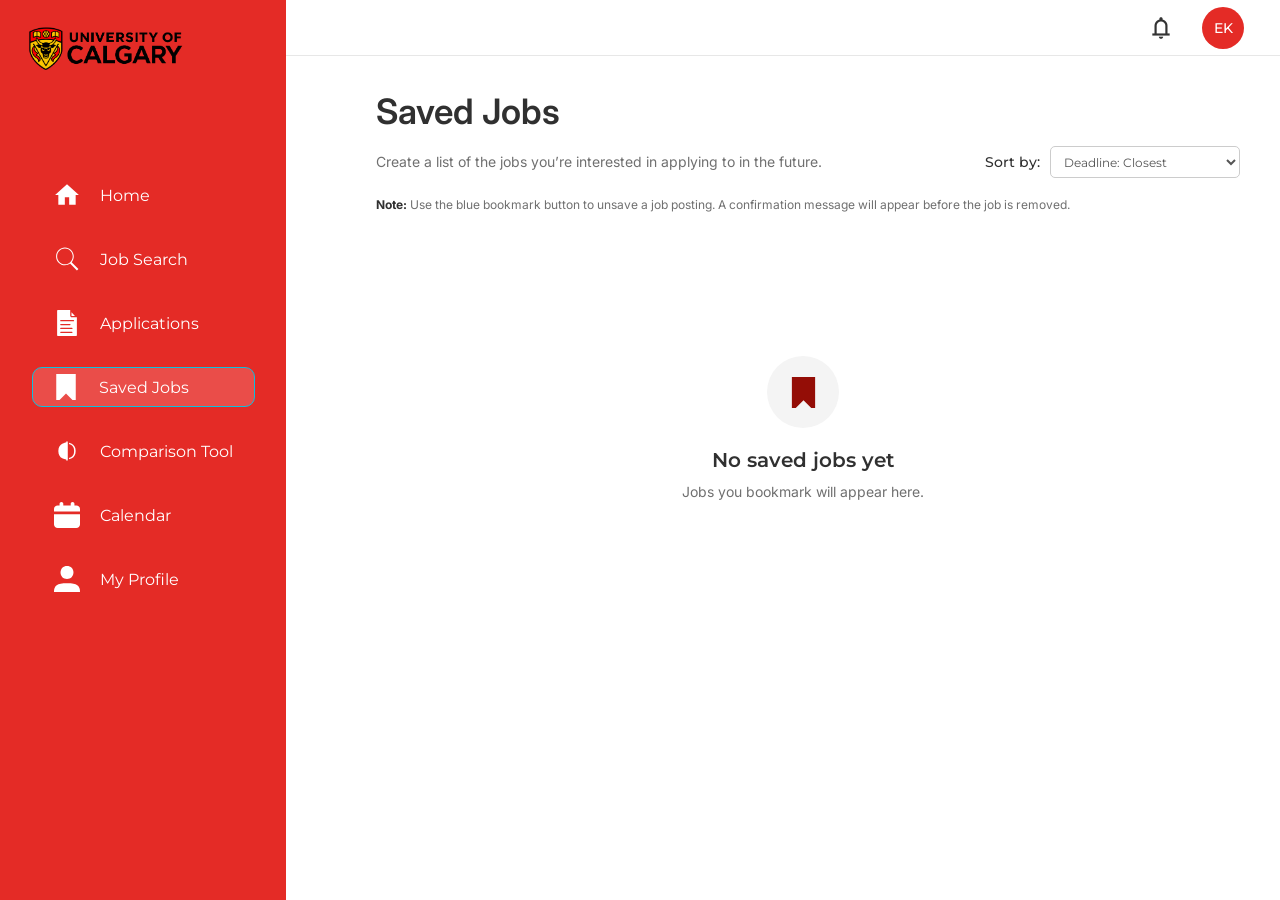
<file: pages/saved-jobs.html>
<!DOCTYPE html>
<html lang="en">

<head>
  <meta charset="UTF-8">

  <meta
    name="viewport"
    content="width=device-width, initial-scale=1"
  >

  <title>Saved Jobs | UC Careers</title>


  <!-- Fonts -->

  <link
    rel="preconnect"
    href="https://fonts.googleapis.com"
  >

  <link
    rel="preconnect"
    href="https://fonts.gstatic.com"
    crossorigin
  >

  <link
    href="https://fonts.googleapis.com/css2?family=Inter:wght@400;600;700&family=Montserrat:wght@400;500;600;700&display=swap"
    rel="stylesheet"
  >


  <!-- Shared Navigation -->

  <link
    rel="stylesheet"
    href="../assets/css/navbar.css"
  >


  <!-- Shared Top Bar -->

  <link
    rel="stylesheet"
    href="../assets/css/topbar.css"
  >


  <!-- Saved Jobs -->

  <link
    rel="stylesheet"
    href="../assets/css/saved-jobs.css?v=5"
  >

</head>


<body>


  <!-- Shared Sidebar -->

  <div id="sidebar-container"></div>


  <!-- Shared Top Bar -->

  <div id="topbar-container"></div>


  <!-- ======================================================
       Saved Jobs
       ====================================================== -->

  <main class="saved-jobs-main">


    <h1 class="page-title">
      Saved Jobs
    </h1>


    <!-- ====================================================
         Page Controls
         ==================================================== -->

    <div class="saved-jobs-toolbar">


      <p class="page-description">
        Create a list of the jobs you’re interested in applying to in the future.
      </p>


      <div class="sort-control">

        <label for="saved-jobs-sort">
          Sort by:
        </label>


        <select id="saved-jobs-sort">

          <option value="closest">
            Deadline: Closest
          </option>

          <option value="furthest">
            Deadline: Furthest
          </option>

        </select>

      </div>


    </div>


    <!-- ====================================================
         Saved Jobs Note
         ==================================================== -->

    <p class="saved-jobs-note">

      <strong>Note:</strong>

      Use the blue bookmark button to unsave a job posting.
      A confirmation message will appear before the job is removed.

    </p>


    <!-- ====================================================
         Saved Jobs List
         ==================================================== -->

    <section
      id="saved-jobs-list"
      class="saved-jobs-list"
      aria-live="polite"
    >
    </section>


  </main>


  <!-- ======================================================
       Remove Saved Job Modal
       ====================================================== -->

  <div
    id="remove-saved-modal"
    class="modal-backdrop"
    hidden
  >

    <section
      class="remove-saved-modal"
      role="dialog"
      aria-modal="true"
      aria-labelledby="remove-modal-title"
      aria-describedby="remove-modal-description"
    >


      <!-- Modal Header -->

      <div class="remove-modal-header">

        <h2 id="remove-modal-title">
          Remove Saved Job
        </h2>

      </div>


      <!-- Modal Body -->

      <div class="remove-modal-body">


        <p
          id="remove-modal-description"
          class="remove-modal-question"
        >
          Are you sure you want to remove this job from
          your Saved Jobs?
        </p>


        <p class="remove-modal-warning">
          This action cannot be undone.
        </p>


        <div class="remove-modal-actions">


          <button
            id="cancel-remove-job"
            class="modal-cancel-button"
            type="button"
          >
            Cancel
          </button>


          <button
            id="confirm-remove-job"
            class="modal-remove-button"
            type="button"
          >
            Remove
          </button>


        </div>


      </div>


    </section>

  </div>


  <!-- Shared JavaScript -->

  <script
    type="module"
    src="../assets/js/common.js?v=7"
  ></script>


  <!-- Saved Jobs JavaScript -->

  <script
    type="module"
    src="../assets/js/saved-jobs.js?v=4"
  ></script>

  <script
    type="module"
    src="../assets/js/job-details-link.js?v=1"
  ></script>

  <script
    type="module"
    src="../assets/js/job-application-link.js?v=2"
  ></script>

</body>

</html>
</file>
<file: assets/css/styles.css>
/* ==========================================================
   UC Careers - Login page styles
   (Only Login page styling lives here for now.)
   ========================================================== */

:root {
  --color-stripe-dark: #1f1f1f;
  --color-stripe-maroon: #6b1210;
  --color-hero-red: #c23b32;
  --color-button: #6b1210;
  --color-button-hover: #561009;
  --color-text-light: #ffffff;
  --color-text-dark: #1f1f1f;
  --color-placeholder: #a9a9a9;
  --color-error-bg: #ffffff;
  --color-error-text: #8e1a12;

  --font-main: "Montserrat", "Helvetica Neue", Arial, sans-serif;
}

/* ---------- Reset ---------- */
*,
*::before,
*::after {
  box-sizing: border-box;
}

html,
body {
  margin: 0;
  padding: 0;
}

body {
  font-family: var(--font-main);
  color: var(--color-text-dark);
  background: #ffffff;
  min-height: 100vh;
  display: flex;
  flex-direction: column;
}

/* ---------- Top stripe ---------- */
.top-stripe {
  height: 22px;
  background: linear-gradient(
    to bottom,
    var(--color-stripe-dark) 0,
    var(--color-stripe-dark) 6px,
    var(--color-stripe-maroon) 6px,
    var(--color-stripe-maroon) 100%
  );
}

/* ---------- Header ---------- */
.site-header {
  height: 70px;
  background: #ffffff;
  display: flex;
  align-items: center;
  padding-left: 56px;
}

.site-header__logo {
  height: 43px;
  width: auto;
  display: block;
}

/* ---------- Hero ---------- */
.login-hero {
  flex: 1;
  min-height: 647px;
  background-color: var(--color-hero-red);
  background-image: url("../images/login-background.png");
  background-size: cover;
  background-position: center;
  background-repeat: no-repeat;
  color: var(--color-text-light);

  display: flex;
  flex-direction: column;
  align-items: center;
  padding-top: 62px;
  padding-bottom: 40px;
}

/* ---------- Brand / title ---------- */
.login-brand {
  /* shrink-wraps "UC Careers" so the subtitle can be offset beneath it */
  width: max-content;
  /* nudges the title slightly left of centre, as in the design */
  position: relative;
  left: -21px;
}

.login-brand__title {
  margin: 0;
  font-weight: 300;
  line-height: 1;
  display: flex;
  align-items: baseline;
}

.login-brand__uc {
  font-size: 140px;
  font-weight: 300;
  letter-spacing: 0;
  line-height: 1;
}

.login-brand__careers {
  font-size: 44px;
  font-weight: 400;
  margin-left: 10px;
  letter-spacing: 0.2px;
}

.login-brand__subtitle {
  margin: -8px 0 0 107px;
  font-size: 15px;
  font-weight: 400;
  letter-spacing: 0.3px;
}

/* ---------- Form ---------- */
.login-form {
  width: 386px;
  margin-top: 76px;
  display: flex;
  flex-direction: column;
  align-items: stretch;
  position: relative;
}

.field + .field {
  margin-top: 40px;
}

.field__label {
  display: flex;
  align-items: center;
  gap: 9px;
  margin-bottom: 14px;
  font-size: 19px;
  font-weight: 400;
  line-height: 1;
}

/* ---------- Help icon + tooltip ---------- */

.help-icon {
  position: relative;

  display: inline-flex;
  align-items: center;
  justify-content: center;

  width: 17px;
  height: 17px;

  margin-top: 2px;

  border: 1.5px solid rgba(255, 255, 255, 0.95);
  border-radius: 50%;

  color: #ffffff;

  font-size: 12px;
  font-weight: 500;
  line-height: 1;

  cursor: help;
}

/* Draw the question mark */
.help-icon::before {
  content: "?";
}

/* Tooltip */
.help-icon::after {
  content: attr(data-tooltip);

  position: absolute;

  left: 50%;
  bottom: calc(100% + 10px);

  width: max-content;
  max-width: 240px;

  padding: 9px 12px;

  border-radius: 6px;

  background: #ffffff;
  color: #222222;

  box-shadow: 0 3px 10px rgba(0, 0, 0, 0.18);

  font-size: 12px;
  font-weight: 400;
  line-height: 1.35;

  white-space: normal;

  opacity: 0;
  visibility: hidden;

  pointer-events: none;

  transform: translateX(-50%) translateY(4px);

  transition:
    opacity 0.15s ease,
    transform 0.15s ease,
    visibility 0.15s ease;

  z-index: 20;
}

.help-icon:hover::after,
.help-icon:focus::after {
  opacity: 1;
  visibility: visible;

  transform: translateX(-50%) translateY(0);
}

.field__control {
  position: relative;
}

.field__input {
  display: block;
  width: 100%;
  height: 47px;
  padding: 0 16px;
  border: 2px solid transparent;
  border-radius: 6px;
  background: #ffffff;
  color: var(--color-text-dark);
  font-family: var(--font-main);
  font-size: 16px;
  font-weight: 400;
  outline: none;
}

.field__input::placeholder {
  color: var(--color-placeholder);
  opacity: 1;
}

.field__input:focus {
  border-color: var(--color-stripe-maroon);
}

.field__input--has-toggle {
  padding-right: 54px;
}

.field__input.is-invalid {
  border-color: #3d0a07;
}

/* ---------- Password toggle ---------- */
.password-toggle {
  position: absolute;

  top: 0;
  right: 0;

  width: 50px;
  height: 100%;

  display: flex;
  align-items: center;
  justify-content: center;

  padding: 0;

  border: 0;

  background: transparent;

  cursor: pointer;
}

/* Eye outline */
.password-toggle::before {
  content: "";

  width: 24px;
  height: 15px;

  border: 2px solid #8c8c8c;

  border-radius: 50% / 60%;

  transition:
    border-color 0.15s ease,
    opacity 0.15s ease;
}

/* Eye pupil */
.password-toggle::after {
  content: "";

  position: absolute;

  width: 6px;
  height: 6px;

  border-radius: 50%;

  background: #8c8c8c;

  transition: background-color 0.15s ease;
}

.password-toggle:hover::before {
  border-color: #555555;
}

.password-toggle:hover::after {
  background: #555555;
}


.password-toggle svg[hidden] {
  display: none;
}

.password-toggle.is-visible::before {
  border-color: #555555;
}

.password-toggle.is-visible::after {
  background: #555555;
}

/* ---------- Message (invalid login / success) ---------- */
.login-message {
  /* sits in the gap between password field and button so layout never shifts */
  position: absolute;
  left: 0;
  right: 0;
  top: 214px;
  margin: 0;
  text-align: center;
  font-size: 14px;
  font-weight: 500;
  line-height: 1.3;
  min-height: 18px;
  color: #ffffff;
}

.login-message.is-error {
  color: #ffffff;
}

.login-message.is-success {
  color: #ffffff;
}

/* ---------- Login button ---------- */
.login-button {
  align-self: center;
  width: 128px;
  height: 44px;
  margin-top: 46px;
  border: 0;
  border-radius: 22px;
  background: var(--color-button);
  color: #ffffff;
  font-family: var(--font-main);
  font-size: 18px;
  font-weight: 400;
  cursor: pointer;
  transition: background-color 0.15s ease;
}

.login-button:hover {
  background: var(--color-button-hover);
}

.login-button:focus-visible,
.password-toggle:focus-visible {
  outline: 2px solid #ffffff;
  outline-offset: 3px;
}

/* ---------- Shake on invalid login ---------- */
@keyframes shake {
  0%, 100% { transform: translateX(0); }
  20%      { transform: translateX(-6px); }
  40%      { transform: translateX(6px); }
  60%      { transform: translateX(-4px); }
  80%      { transform: translateX(4px); }
}

.login-form.is-shaking {
  animation: shake 0.35s ease;
}

@media (prefers-reduced-motion: reduce) {
  .login-form.is-shaking {
    animation: none;
  }
}

/* ---------- Footer ---------- */
.site-footer {
  height: 79px;
  background: #ffffff;
  border-bottom: 2px solid var(--color-stripe-dark);
  display: flex;
  align-items: center;
  padding-left: 47px;
}

.site-footer p {
  margin: 0;
  font-size: 16px;
  font-weight: 400;
  color: var(--color-text-dark);
}
</file>
<file: assets/css/navbar.css>
/* ==========================================================
   UC Careers - Shared Navigation Bar
   ========================================================== */

* {
  box-sizing: border-box;
}


/* ==========================================================
   Sidebar
   ========================================================== */

.sidebar {
  position: fixed;

  top: 0;
  left: 0;

  width: 286px;
  height: 100vh;

  background: #E42B26;

  color: #ffffff;

  font-family: "Montserrat", sans-serif;

  z-index: 100;
}


/* ==========================================================
   University of Calgary Logo
   ========================================================== */

.sidebar-logo {
  height: 175px;

  display: flex;
  align-items: flex-start;

  padding-top: 20px;
}

.sidebar-logo img {
  width: 170px;
  height: auto;
  margin-left: 20px;
  object-fit: contain;

}


/* ==========================================================
   Navigation
   ========================================================== */

.sidebar-nav {
  width: 223px;

  margin: 0 auto;

  display: flex;
  flex-direction: column;

  gap: 24px;
}


/* ==========================================================
   Navigation Buttons
   ========================================================== */

.nav-link {
  width: 223px;
  height: 40px;

  display: flex;
  align-items: center;

  gap: 20px;

  padding: 0 20px;

  border: 2px solid transparent;
  border-radius: 10px;

  background: transparent;

  color: #ffffff;

  font-size: 16px;
  font-weight: 400;

  text-decoration: none;

  transition:
    background-color 0.15s ease,
    border-color 0.15s ease;
}


/* ==========================================================
   Navigation Icons
   ========================================================== */

.nav-link img {
  width: 26px;
  height: 26px;

  flex-shrink: 0;

  object-fit: contain;

  /* Keeps the sidebar icons white */
  filter: brightness(0) invert(1);
}


/* ==========================================================
   Hover / Current Page
   ========================================================== */

.nav-link:hover{
  background: #EA4D49;
}

.nav-link.active {
  background: #EA4D49;
  border: solid 1px #0CC0DF;
}
</file>
<file: assets/css/topbar.css>
/* ==========================================================
   UC Careers - Shared Top Bar
   ========================================================== */


/* Material Symbols */
@import url(
  "https://fonts.googleapis.com/css2?family=Material+Symbols+Outlined"
);


/* ==========================================================
   Top Bar
   ========================================================== */

.topbar {
  position: fixed;

  top: 0;
  left: 286px;
  right: 0;

  height: 56px;

  display: flex;
  align-items: center;
  justify-content: flex-end;

  padding: 0 36px;

  background: #ffffff;

  border-bottom: 1px solid #e7e7e7;

  z-index: 90;
}


/* ==========================================================
   Right Side Controls
   ========================================================== */

.topbar-actions {
  display: flex;
  align-items: center;

  gap: 22px;
}


/* ==========================================================
   Notification Menu
   ========================================================== */

.notification-menu {
  position: relative;
}


/* ==========================================================
   Notification Button
   ========================================================== */

.notification-button {
  width: 38px;
  height: 38px;

  display: flex;
  align-items: center;
  justify-content: center;

  padding: 0;

  border: none;

  background: transparent;

  color: #333333;

  cursor: pointer;
}


/* Bell icon */

.notification-button .material-symbols-outlined {
  font-size: 26px;

  font-variation-settings:
    "FILL" 0,
    "wght" 400,
    "GRAD" 0,
    "opsz" 24;
}


.notification-button:hover,
.notification-button[aria-expanded="true"] {
  color: #E42B26;
}


/* ==========================================================
   Notification Dropdown
   ========================================================== */

.notification-dropdown {
  position: absolute;

  top: 52px;
  right: -8px;

  width: 360px;
  max-width: calc(100vw - 40px);

  overflow: hidden;

  border: 1px solid #dddddd;
  border-radius: 10px;

  background: #ffffff;

  box-shadow:
    0 6px 18px rgba(0, 0, 0, 0.14);

  display: none;

  z-index: 220;
}


.notification-dropdown.open {
  display: block;
}

.notification-item-title,
.notification-item-message,
.notification-item-date {
  display: block;
}


/* ==========================================================
   Notification Header
   ========================================================== */

.notification-dropdown-header {
  padding: 14px 16px 12px;

  border-bottom: 1px solid #ececec;
}


.notification-dropdown-header h2 {
  margin: 0;

  color: #303030;

  font-family: "Montserrat", sans-serif;

  font-size: 14px;
  font-weight: 600;
  line-height: 20px;
}


/* ==========================================================
   Notification List
   ========================================================== */

.notification-list {
  max-height: 360px;

  overflow-y: auto;
  overflow-x: hidden;
}


.notification-list::-webkit-scrollbar {
  width: 6px;
}


.notification-list::-webkit-scrollbar-track {
  background: transparent;
}


.notification-list::-webkit-scrollbar-thumb {
  background: #c2c2c2;

  border-radius: 10px;
}


.notification-list::-webkit-scrollbar-thumb:hover {
  background: #9f9f9f;
}


/* ==========================================================
   Notification Section
   ========================================================== */

.notification-section-title {
  margin: 0;

  padding: 11px 15px 7px;

  background: #fafafa;

  color: #777777;

  font-family: "Montserrat", sans-serif;

  font-size: 9px;
  font-weight: 600;
  line-height: 14px;

  text-transform: uppercase;
  letter-spacing: 0.5px;
}


/* ==========================================================
   Notification Item
   ========================================================== */

.notification-item {
  display: grid;

  grid-template-columns:
    34px
    minmax(0, 1fr);

  gap: 11px;

  align-items: start;

  padding: 12px 15px;

  border-bottom: 1px solid #eeeeee;

  color: inherit;

  text-decoration: none;
}


.notification-item:hover {
  background: #fafafa;
}


.notification-item:last-child {
  border-bottom: 0;
}


.notification-item-icon {
  width: 34px;
  height: 34px;

  display: flex;
  align-items: center;
  justify-content: center;

  border-radius: 50%;

  flex-shrink: 0;
}


.notification-item-icon .material-symbols-outlined {
  font-size: 18px;

  font-variation-settings:
    "FILL" 0,
    "wght" 500,
    "GRAD" 0,
    "opsz" 20;
}


.notification-item-deadline .notification-item-icon {
  background: #FCEAEA;
  color: #B42318;
}


.notification-item-application .notification-item-icon {
  background: #EAF6ED;
  color: #287A3E;
}


.notification-item-content {
  min-width: 0;
}


.notification-item-title {
  margin: 0;

  color: #333333;

  font-family: "Montserrat", sans-serif;

  font-size: 11px;
  font-weight: 600;
  line-height: 16px;
}


.notification-item-message {
  margin:
    3px
    0
    0;

  color: #666666;

  font-size: 10px;
  line-height: 15px;
}


.notification-item-date {
  margin:
    4px
    0
    0;

  color: #8a8a8a;

  font-size: 9px;
  line-height: 14px;
}


/* ==========================================================
   Notification Empty / Loading State
   ========================================================== */

.notification-empty,
.notification-loading,
.notification-error {
  margin: 0;

  padding: 24px 18px;

  color: #777777;

  font-size: 10px;
  line-height: 16px;

  text-align: center;
}


.notification-error {
  color: #8B0000;
}


/* ==========================================================
   Profile Menu
   ========================================================== */

.profile-menu {
  position: relative;
}


/* ==========================================================
   Initials Circle
   ========================================================== */

.profile-button {
  width: 42px;
  height: 42px;

  display: flex;
  align-items: center;
  justify-content: center;

  padding: 0;

  border: none;
  border-radius: 50%;

  background: #E42B26;

  color: #ffffff;

  font-family: "Montserrat", sans-serif;

  font-size: 14px;
  font-weight: 500;

  cursor: pointer;
}


.profile-button:hover {
  background: #EA4D49;
}


/* ==========================================================
   Profile Dropdown
   ========================================================== */

.profile-dropdown {
  position: absolute;

  top: 52px;
  right: 0;

  width: 130px;

  padding: 8px;

  border: 1px solid #dddddd;
  border-radius: 8px;

  background: #ffffff;

  box-shadow:
    0 4px 12px rgba(0, 0, 0, 0.12);

  display: none;

  z-index: 200;
}


/* Open state */

.profile-dropdown.open {
  display: block;
}


/* ==========================================================
   Log Out
   ========================================================== */

.logout-button {
  width: 100%;

  padding: 9px 12px;

  border: none;
  border-radius: 6px;

  background: transparent;

  color: #333333;

  font-family: "Montserrat", sans-serif;

  font-size: 13px;

  text-align: left;

  cursor: pointer;
}


.logout-button:hover {
  background: #f2f2f2;

  color: #E42B26;
}
</file>
<file: assets/css/applications.css>
/* ==========================================================
   UC Careers - Applications
   ========================================================== */

:root {

  --applications-left-offset: 90px;

  --application-logo-size: 120px;

  --page-red: #EB2520;

  --dark-red: #8B0000;

  --text: #303030;

  --muted: #707070;

  --application-card-background: #E8E8E8;

  --border: #CCCCCC;

  --blue: #537CFF;

}


* {

  box-sizing: border-box;

}


body {

  margin: 0;

  background: #FFFFFF;

  color: var(--text);

  font-family:
    "Inter",
    Arial,
    sans-serif;

}


button,
select {

  font: inherit;

}


/* ==========================================================
   Main Page
   ========================================================== */

.applications-main {

  min-height: 100vh;

  margin-left: 286px;

  padding-top: 90px;

  padding-right: 40px;

  padding-bottom: 48px;

  padding-left:
    var(--applications-left-offset);

}


/* ==========================================================
   Page Heading
   ========================================================== */

.page-title {

  margin:
    0
    0
    14px;

  font-size: 35px;

  font-weight: 600;

  line-height: 42px;

}


/* ==========================================================
   Toolbar
   ========================================================== */

.applications-toolbar {

  display: flex;

  align-items: center;

  justify-content: space-between;

  gap: 30px;

  margin-bottom: 32px;

}


.page-description {

  margin: 0;

  color: var(--muted);

  font-size: 14px;

  line-height: 20px;

}


/* ==========================================================
   Sort
   ========================================================== */

.sort-control {

  display: flex;

  align-items: center;

  gap: 10px;

  flex-shrink: 0;

  font-family:
    "Montserrat",
    Arial,
    sans-serif;

}


.sort-control label {

  font-size: 14px;

  font-weight: 500;

}


.sort-control select {

  height: 32px;

  min-width: 190px;

  padding:
    4px
    9px;

  border:
    1px
    solid
    var(--border);

  border-radius: 5px;

  background: #FFFFFF;

  color: #555555;

  font-size: 12px;

  cursor: pointer;

}


/* ==========================================================
   Application List
   ========================================================== */

.applications-list {

  display: grid;

  gap: 28px;

  max-height: 620px;

  padding-right: 10px;

  overflow-y: auto;

  overflow-x: hidden;

}


/* ==========================================================
   Scrollbar
   ========================================================== */

.applications-list::-webkit-scrollbar,
.application-view-content::-webkit-scrollbar {

  width: 7px;

}


.applications-list::-webkit-scrollbar-track,
.application-view-content::-webkit-scrollbar-track {

  background: transparent;

}


.applications-list::-webkit-scrollbar-thumb,
.application-view-content::-webkit-scrollbar-thumb {

  background: #BDBDBD;

  border-radius: 10px;

}


.applications-list::-webkit-scrollbar-thumb:hover,
.application-view-content::-webkit-scrollbar-thumb:hover {

  background: #999999;

}


/* ==========================================================
   Application Card
   ========================================================== */

.application-card {

  position: relative;

  display: grid;

  grid-template-columns:
    var(--application-logo-size)
    minmax(0, 1fr)
    105px;

  grid-template-rows:
    auto
    auto;

  column-gap: 26px;

  row-gap: 15px;

  min-height: 190px;

  padding:
    20px
    26px
    48px
    20px;

  border-radius: 24px;

  background:
    var(--application-card-background);

  font-family:
    "Montserrat",
    Arial,
    sans-serif;

}


/* ==========================================================
   Flatten Card Groups for Official Layout
   ========================================================== */

.application-card-left,
.application-card-right {

  display: contents;

}


/* ==========================================================
   Company Initials
   ========================================================== */

.application-logo {

  grid-column: 1;

  grid-row:
    1
    / span 2;

  display: flex;

  align-items: center;

  justify-content: center;

  align-self: start;

  width:
    var(--application-logo-size);

  height:
    var(--application-logo-size);

  overflow: hidden;

  border-radius: 10px;

  background: #FFFFFF;

  color: #000000;

}


.application-logo-initials {

  font-family:
    "Montserrat",
    Arial,
    sans-serif;

  font-size: 34px;

  font-weight: 700;

  line-height: 1;

  letter-spacing: 3px;

  text-transform: uppercase;

}


/* ==========================================================
   Job Information
   ========================================================== */

.application-details {

  grid-column: 2;

  grid-row: 1;

  align-self: start;

  min-width: 0;

}


.application-details h2 {

  margin:
    0
    0
    12px;

  font-size: 17px;

  font-weight: 700;

  line-height: 22px;

}


.application-company {

  margin:
    0
    0
    8px;

  font-size: 14px;

  line-height: 20px;

}


.application-location {

  margin: 0;

  color: #606060;

  font-size: 12px;

  line-height: 18px;

}


/* ==========================================================
   Application Information
   ========================================================== */

.application-meta {

  grid-column: 2;

  grid-row: 2;

  display: flex;

  align-items: center;

  justify-content: flex-start;

  align-self: start;

  gap: 8px;

  width: auto;

}


/* ---------- Status Label ---------- */

.application-meta p {

  margin: 0;

  font-size: 12px;

  line-height: 18px;

}


.application-meta strong {

  font-weight: 600;

}


/* ==========================================================
   Status
   ========================================================== */

.application-status {

  display: inline-flex;

  align-items: center;

  justify-content: center;

  min-width: 75px;

  padding:
    4px
    11px;

  border-radius: 999px;

  background: #FFFFFF;

  color:
    var(--dark-red);

  font-size: 11px;

  font-weight: 600;

}


.application-status.withdrawn {

  color: #666666;

}


/* ==========================================================
   Date Applied
   ========================================================== */

/*
  Date Applied belongs underneath the company logo
  in the official card layout.

  The meta container itself remains beside the job
  information so Status stays in the middle column.
*/

.application-meta p:last-child {

  position: absolute;

  left: 20px;

  bottom: 19px;

  font-size: 12px;

  line-height: 18px;

  white-space: nowrap;

}


/* ==========================================================
   Application Actions
   ========================================================== */

.application-actions {

  grid-column: 3;

  grid-row:
    1
    / span 2;

  display: flex;

  flex-direction: column;

  align-items: stretch;

  justify-content: flex-start;

  gap: 12px;

  width: 100%;

}


/* ==========================================================
   Application Action Buttons
   ========================================================== */

.application-action-button {

  display: inline-flex;

  align-items: center;

  justify-content: center;

  width: 100%;

  min-width: 78px;

  height: 30px;

  padding:
    4px
    14px;

  border-radius: 999px;

  font-family:
    "Montserrat",
    Arial,
    sans-serif;

  font-size: 11px;

  font-weight: 500;

  cursor: pointer;

}


/* ---------- View ---------- */

.view-application-button {

  border:
    1px
    solid
    var(--dark-red);

  background:
    var(--dark-red);

  color: #FFFFFF;

}


.view-application-button:hover {

  background: #700000;

}


/* ---------- Withdraw ---------- */

.withdraw-application-button {

  border:
    1px
    solid
    var(--dark-red);

  background: #FFFFFF;

  color:
    var(--dark-red);

}


.withdraw-application-button:hover {

  background: #F6ECEB;

}


/* ==========================================================
   Empty State
   ========================================================== */

.applications-empty {

  display: flex;

  flex-direction: column;

  align-items: center;

  justify-content: center;

  min-height: 380px;

  padding: 40px;

  text-align: center;

}


.empty-icon {

  display: flex;

  align-items: center;

  justify-content: center;

  width: 72px;

  height: 72px;

  margin-bottom: 20px;

  border-radius: 50%;

  background: #F4F4F4;

}


.empty-icon img {

  width: 34px;

  height: 34px;

  object-fit: contain;

  filter:
    brightness(0)
    saturate(100%)
    invert(14%)
    sepia(95%)
    saturate(4300%)
    hue-rotate(354deg)
    brightness(75%)
    contrast(116%);

}


.applications-empty h2 {

  margin:
    0
    0
    9px;

  font-family:
    "Montserrat",
    Arial,
    sans-serif;

  font-size: 20px;

  font-weight: 600;

}


.applications-empty p {

  margin: 0;

  color: var(--muted);

  font-size: 14px;

  line-height: 21px;

}


/* ==========================================================
   Modal Backdrop
   ========================================================== */

.modal-backdrop {

  position: fixed;

  inset: 0;

  display: flex;

  align-items: center;

  justify-content: center;

  padding: 24px;

  background:
    rgba(0, 0, 0, 0.82);

  z-index: 1000;

}


.modal-backdrop[hidden] {

  display: none;

}


/* ==========================================================
   Shared Modal Header
   ========================================================== */

.modal-header {

  display: flex;

  align-items: center;

  justify-content: space-between;

  min-height: 44px;

  padding:
    9px
    18px;

  background:
    var(--dark-red);

}


.modal-header h2 {

  margin: 0;

  color: #FFFFFF;

  font-family:
    "Montserrat",
    Arial,
    sans-serif;

  font-size: 15px;

  font-weight: 600;

}


/* ==========================================================
   Modal Close
   ========================================================== */

.modal-close-button {

  display: flex;

  align-items: center;

  justify-content: center;

  width: 28px;

  height: 28px;

  padding: 0;

  border: 0;

  background: transparent;

  color: #FFFFFF;

  font-family:
    Arial,
    sans-serif;

  font-size: 24px;

  line-height: 1;

  cursor: pointer;

}


/* ==========================================================
   View Application Modal
   ========================================================== */

.application-view-modal {

  width:
    min(
      720px,
      92vw
    );

  max-height: 82vh;

  overflow: hidden;

  border-radius: 14px;

  background: #FFFFFF;

  box-shadow:
    0
    10px
    35px
    rgba(0, 0, 0, 0.28);

}


/* ==========================================================
   View Modal Content
   ========================================================== */

.application-view-content {

  max-height:
    calc(
      82vh - 108px
    );

  padding:
    24px
    28px
    28px;

  overflow-y: auto;

}


.view-job-header {

  display: grid;

  grid-template-columns:
    90px
    minmax(0, 1fr);

  gap: 20px;

  align-items: center;

  margin-bottom: 28px;

}


.view-company-mark {

  display: flex;

  align-items: center;

  justify-content: center;

  width: 90px;

  height: 90px;

  border-radius: 10px;

  background: #E9E9E9;

  color: #000000;

  font-family:
    "Montserrat",
    Arial,
    sans-serif;

  font-size: 30px;

  font-weight: 700;

  letter-spacing: 2px;

}


.view-job-heading h3 {

  margin:
    0
    0
    8px;

  color: #303030;

  font-size: 20px;

  line-height: 26px;

}


.view-job-heading p {

  margin:
    0
    0
    5px;

  color: #555555;

  font-size: 13px;

  line-height: 19px;

}


/* ==========================================================
   View Summary Grid
   ========================================================== */

.view-summary-grid {

  display: grid;

  grid-template-columns:
    repeat(
      2,
      minmax(0, 1fr)
    );

  gap:
    18px
    28px;

  padding:
    20px
    0;

  border-top:
    1px
    solid
    #E1E1E1;

  border-bottom:
    1px
    solid
    #E1E1E1;

}


.view-summary-item {

  min-width: 0;

}


.view-summary-label {

  margin:
    0
    0
    5px;

  color: #303030;

  font-size: 12px;

  font-weight: 700;

}


.view-summary-value {

  margin: 0;

  color: #606060;

  font-size: 12px;

  line-height: 18px;

}


/* ==========================================================
   View Sections
   ========================================================== */

.view-section {

  margin-top: 25px;

}


.view-section h4 {

  margin:
    0
    0
    10px;

  color: #303030;

  font-size: 14px;

  font-weight: 700;

}


.view-section p {

  margin: 0;

  color: #555555;

  font-size: 12px;

  line-height: 19px;

}


.view-section ul {

  margin: 0;

  padding-left: 18px;

  color: #555555;

  font-size: 12px;

  line-height: 20px;

}


/* ==========================================================
   Submitted Documents
   ========================================================== */

.submitted-documents {

  display: grid;

  gap: 9px;

}


.submitted-document {

  display: flex;

  align-items: center;

  justify-content: space-between;

  gap: 18px;

  padding:
    9px
    12px;

  border:
    1px
    solid
    #D7D7D7;

  border-radius: 5px;

  background: #FAFAFA;

}


.submitted-document-type {

  color: #303030;

  font-size: 11px;

  font-weight: 600;

}


.submitted-document-name {

  min-width: 0;

  overflow: hidden;

  color: #666666;

  font-family:
    Arial,
    sans-serif;

  font-size: 11px;

  text-align: right;

  text-overflow: ellipsis;

  white-space: nowrap;

}


/* ==========================================================
   View Modal Footer
   ========================================================== */

.view-modal-footer {

  display: flex;

  justify-content: flex-end;

  padding:
    12px
    18px;

  border-top:
    1px
    solid
    #E0E0E0;

  background: #FFFFFF;

}


/* ==========================================================
   Withdraw Modal
   ========================================================== */

.withdraw-modal {

  width: 430px;

  max-width: 100%;

  overflow: hidden;

  border-radius: 14px;

  background: #FFFFFF;

  box-shadow:
    0
    8px
    30px
    rgba(0, 0, 0, 0.25);

}


.withdraw-modal-body {

  padding:
    28px
    28px
    22px;

  text-align: center;

}


.withdraw-modal-question {

  margin:
    0
    auto
    13px;

  color: #303030;

  font-size: 14px;

  line-height: 21px;

}


.withdraw-modal-warning {

  margin: 0;

  color: #666666;

  font-size: 11px;

  line-height: 17px;

}


.withdraw-modal-actions {

  display: flex;

  align-items: center;

  justify-content: space-between;

  margin-top: 30px;

}


/* ==========================================================
   Modal Buttons
   ========================================================== */

.modal-primary-button,
.modal-secondary-button,
.modal-danger-button {

  display: inline-flex;

  align-items: center;

  justify-content: center;

  min-width: 82px;

  height: 30px;

  padding:
    4px
    14px;

  border-radius: 999px;

  font-family:
    "Montserrat",
    Arial,
    sans-serif;

  font-size: 11px;

  cursor: pointer;

}


.modal-primary-button,
.modal-danger-button {

  border:
    1px
    solid
    var(--dark-red);

  background:
    var(--dark-red);

  color: #FFFFFF;

}


.modal-primary-button:hover,
.modal-danger-button:hover {

  background: #700000;

}


.modal-secondary-button {

  border:
    1px
    solid
    #BFBFBF;

  background: #FFFFFF;

  color: #303030;

}


.modal-secondary-button:hover {

  background: #F2F2F2;

}


/* ==========================================================
   Focus
   ========================================================== */

button:focus-visible,
select:focus-visible {

  outline:
    3px
    solid
    var(--blue);

  outline-offset: 4px;

}


/* ==========================================================
   Smaller Desktop Screens
   ========================================================== */

@media (max-width: 1250px) {

  :root {

    --applications-left-offset: 28px;

    --application-logo-size: 90px;

  }


  .applications-main {

    padding-right: 28px;

  }


  .application-card {

    grid-template-columns:
      var(--application-logo-size)
      minmax(0, 1fr)
      100px;

    column-gap: 18px;

  }


  .application-logo-initials {

    font-size: 30px;

  }

}
</file>
<file: assets/css/calendar.css>
/* ==========================================================
   UC Careers - Calendar
   ========================================================== */

:root {

  --calendar-left-offset: 90px;

  --dark-red: #A60000;

  --page-red: #E42B26;

  --text: #282828;

  --muted: #666666;

  --border: #D7D7D7;

  --light-red: #FBE1E3;

  --card-background: #F6F6F6;

  --blue: #537CFF;

}


* {

  box-sizing: border-box;

}


body {

  margin: 0;

  background: #FFFFFF;

  color: var(--text);

  font-family:
    "Inter",
    Arial,
    sans-serif;

}


button {

  font: inherit;

}


/* ==========================================================
   Main Page
   ========================================================== */

.calendar-main {

  min-height: 100vh;

  margin-left: 286px;

  padding-top: 122px;

  padding-right: 65px;

  padding-bottom: 70px;

  padding-left:
    var(--calendar-left-offset);

}


/* ==========================================================
   Page Heading
   ========================================================== */

.page-title {

  margin: 0;

  font-size: 34px;

  font-weight: 700;

  line-height: 41px;

}


.page-description {

  margin:
    10px
    0
    0;

  color:
    var(--muted);

  font-size: 18px;

  line-height: 22px;

}


/* ==========================================================
   Toolbar
   ========================================================== */

.calendar-toolbar {

  display: flex;

  align-items: center;

  gap: 10px;

  height: 42px;

  margin-top: 29px;

  margin-bottom: 26px;

}


.calendar-pill-button {

  display: inline-flex;

  align-items: center;

  justify-content: center;

  height: 42px;

  min-width: 82px;

  padding:
    0
    19px;

  border: 0;

  border-radius: 24px;

  background:
    var(--dark-red);

  color: #FFFFFF;

  font-size: 15px;

  cursor: pointer;

}


.calendar-pill-button:hover {

  background: #800000;

}


.month-arrow-button {

  display: grid;

  place-items: center;

  width: 42px;

  height: 42px;

  padding: 0;

  border:
    1px
    solid
    var(--dark-red);

  border-radius: 50%;

  background: #FFFFFF;

  color:
    var(--dark-red);

  font-family:
    Arial,
    sans-serif;

  font-size: 25px;

  line-height: 1;

  cursor: pointer;

}


.month-arrow-button:hover:not(:disabled) {

  background: #F8EEEE;

}


.month-arrow-button:disabled {

  border-color: #CFCFCF;

  color: #AAAAAA;

  cursor: default;

}


.calendar-month-label {

  margin-left: 19px;

  font-size: 18px;

  font-weight: 700;

}


.export-calendar-button {

  margin-left: auto;

}


/* ==========================================================
   Main Layout
   ========================================================== */

.calendar-layout {

  display: grid;

  grid-template-columns:
    minmax(0, 688px)
    270px;

  gap: 22px;

  align-items: start;

}


/* ==========================================================
   Calendar
   ========================================================== */

.calendar {

  height: 612px;

  overflow: hidden;

  border:
    1px
    solid
    var(--border);

  border-radius: 9px;

  background: #FFFFFF;

}


/* ==========================================================
   Weekday Headings
   ========================================================== */

.calendar-weekdays {

  display: grid;

  grid-template-columns:
    repeat(
      7,
      minmax(0, 1fr)
    );

  height: 49px;

  border-bottom:
    1px
    solid
    var(--border);

}


.calendar-weekdays span {

  padding:
    16px
    13px;

  color:
    var(--muted);

  font-size: 13px;

  font-weight: 700;

}


/* ==========================================================
   Calendar Days
   ========================================================== */

.calendar-days {

  --calendar-row-count: 5;

  display: grid;

  grid-template-columns:
    repeat(
      7,
      minmax(0, 1fr)
    );

  grid-template-rows:
    repeat(
      var(--calendar-row-count),
      1fr
    );

  height:
    calc(
      100% - 49px
    );

}


/* ==========================================================
   Day Cell
   ========================================================== */

.calendar-day {

  position: relative;

  min-width: 0;

  padding:
    15px
    13px
    9px;

  border-top: 0;

  border-left: 0;

  border-right:
    1px
    solid
    var(--border);

  border-bottom:
    1px
    solid
    var(--border);

  background: #FFFFFF;

  color: inherit;

  font: inherit;

  font-size: 13px;

  text-align: left;

  line-height: 16px;

  transition:
    background 120ms ease,
    box-shadow 120ms ease;

}


.calendar-day:nth-child(7n) {

  border-right: 0;

}


.calendar-day.last-row {

  border-bottom: 0;

}


.calendar-day.outside-month {

  color: #A8A8A8;

}


.calendar-day.has-deadline {

  cursor: pointer;

}


.calendar-day.has-deadline:hover {

  background: #FCF4F4;

}


/* ==========================================================
   Selected Deadline Cell
   ========================================================== */

.calendar-day.selected {

  background:
    var(--light-red);

  box-shadow:
    inset
    0
    0
    0
    2px
    var(--dark-red);

}


/* ==========================================================
   Day Number
   ========================================================== */

.calendar-day-number {

  position: absolute;

  top: 15px;

  left: 13px;

  display: inline-flex;

  align-items: center;

  justify-content: center;

  min-width: 20px;

  height: 20px;

}


/* ==========================================================
   Current Date
   ========================================================== */

.calendar-day-number.today {

  top: 12px;

  left: 10px;

  width: 28px;

  height: 28px;

  margin: 0;

  border-radius: 50%;

  background:
    var(--dark-red);

  color: #FFFFFF;

  font-size: 12px;

  font-weight: 700;

}


/* ==========================================================
   Calendar Events
   ========================================================== */

.calendar-events {

  position: absolute;

  right: 8px;

  bottom: 14px;

  left: 11px;

  display: grid;

  gap: 3px;

  min-width: 0;

}


.calendar-event {

  display: block;

  width: 100%;

  min-width: 0;

  overflow: hidden;

  color:
    var(--muted);

  font-size: 11px;

  line-height: 14px;

  text-overflow: ellipsis;

  white-space: nowrap;

}


.calendar-event.nearest {

  color:
    var(--dark-red);

  font-weight: 700;

}


.calendar-day.selected
.calendar-event {

  color:
    var(--dark-red);

  font-weight: 700;

}


.calendar-more-events {

  overflow: hidden;

  color:
    var(--muted);

  font-size: 10px;

  line-height: 12px;

  text-overflow: ellipsis;

  white-space: nowrap;

}


/* ==========================================================
   Deadline Panel
   ========================================================== */

.deadline-panel {

  height: 612px;

  overflow: hidden;

  padding:
    23px
    15px;

  border:
    1px
    solid
    var(--border);

  border-radius: 9px;

  background: #FFFFFF;

}


.deadline-panel h2 {

  margin:
    0
    3px;

  font-size: 18px;

  line-height: 24px;

}


.deadline-panel-subtitle {

  margin:
    8px
    3px
    35px;

  color:
    var(--muted);

  font-size: 12px;

  line-height: 15px;

}


/* ==========================================================
   Upcoming Deadline List
   ========================================================== */

.upcoming-deadlines-list {

  max-height: 485px;

  padding-right: 2px;

  overflow-y: auto;

}


.upcoming-deadlines-list::-webkit-scrollbar {

  width: 5px;

}


.upcoming-deadlines-list::-webkit-scrollbar-track {

  background: transparent;

}


.upcoming-deadlines-list::-webkit-scrollbar-thumb {

  background: #C5C5C5;

  border-radius: 10px;

}


/* ==========================================================
   Deadline Card
   ========================================================== */

.deadline-card {

  width: 100%;

  min-height: 128px;

  margin-bottom: 27px;

  padding:
    16px
    14px;

  border: 0;

  border-radius: 7px;

  background:
    var(--card-background);

  color:
    var(--text);

  text-align: left;

  cursor: pointer;

}


.deadline-card:last-child {

  margin-bottom: 0;

}


.deadline-card:hover {

  background: #EEEEEE;

}


.deadline-card.nearest {

  background:
    var(--light-red);

}


.deadline-card.nearest:hover {

  background: #F6D6D9;

}


.deadline-card-meta {

  display: flex;

  align-items: center;

  justify-content: space-between;

  gap: 10px;

  color:
    var(--muted);

  font-size: 11px;

  line-height: 15px;

}


.deadline-card-date {

  font-size: 12px;

  font-weight: 700;

}


.deadline-card.nearest
.deadline-card-meta {

  color:
    var(--dark-red);

}


.deadline-card h3 {

  margin:
    13px
    0
    0;

  font-size: 13px;

  font-weight: 700;

  line-height: 19px;

}


.deadline-card-company {

  margin:
    10px
    0
    0;

  color:
    var(--muted);

  font-size: 11px;

  line-height: 15px;

}


.no-upcoming-deadlines {

  margin:
    0
    3px;

  color:
    var(--muted);

  font-size: 12px;

  line-height: 18px;

}


/* ==========================================================
   Deadline Details
   ========================================================== */

.deadline-details {

  height: 100%;

  overflow-y: auto;

  padding-right: 3px;

}


.deadline-details[hidden] {

  display: none;

}


.deadline-details::-webkit-scrollbar {

  width: 5px;

}


.deadline-details::-webkit-scrollbar-track {

  background: transparent;

}


.deadline-details::-webkit-scrollbar-thumb {

  background: #C5C5C5;

  border-radius: 10px;

}


/* ==========================================================
   Back to Deadline Overview
   ========================================================== */

.back-to-deadlines-button {

  display: inline-flex;

  align-items: center;

  margin:
    0
    3px
    18px;

  padding: 0;

  border: 0;

  background: transparent;

  color:
    var(--dark-red);

  font-size: 11px;

  font-weight: 600;

  cursor: pointer;

}


.back-to-deadlines-button:hover {

  text-decoration: underline;

}


/* ==========================================================
   Selected Deadline Heading
   ========================================================== */

.deadline-details-heading {

  display: flex;

  align-items: center;

  justify-content: space-between;

  gap: 10px;

  margin:
    0
    3px
    11px;

  color:
    var(--dark-red);

}


.selected-deadline-date {

  margin: 0;

  font-size: 13px;

  font-weight: 700;

  line-height: 17px;

  text-transform: uppercase;

}


.selected-days-left {

  margin: 0;

  font-size: 11px;

  line-height: 15px;

}


.selected-job-title {

  margin:
    0
    3px
    8px
    !important;

  font-size:
    17px
    !important;

  line-height:
    23px
    !important;

}


.selected-job-company {

  margin:
    0
    3px
    20px;

  color:
    var(--muted);

  font-size: 12px;

  line-height: 17px;

}


/* ==========================================================
   Selected Job Summary
   ========================================================== */

.selected-job-summary {

  display: grid;

  gap: 11px;

  margin:
    0
    3px;

  padding:
    16px
    0;

  border-top:
    1px
    solid
    #E2E2E2;

  border-bottom:
    1px
    solid
    #E2E2E2;

}


.selected-job-summary-row {

  display: flex;

  align-items: flex-start;

  justify-content: space-between;

  gap: 12px;

  font-size: 11px;

  line-height: 16px;

}


.selected-job-summary-row span {

  flex-shrink: 0;

  color:
    var(--muted);

}


.selected-job-summary-row strong {

  max-width: 145px;

  font-weight: 600;

  text-align: right;

}


/* ==========================================================
   Reminder Section
   ========================================================== */

.reminder-section {

  margin:
    22px
    3px
    0;

}


.reminder-section h3 {

  margin:
    0
    0
    7px;

  font-size: 14px;

  line-height: 19px;

}


.reminder-description {

  margin:
    0
    0
    15px;

  color:
    var(--muted);

  font-size: 10px;

  line-height: 15px;

}


.reminder-option {

  display: flex;

  align-items: center;

  gap: 9px;

  margin-bottom: 11px;

  color:
    var(--text);

  font-size: 11px;

  line-height: 15px;

  cursor: pointer;

}


.reminder-option input {

  width: 15px;

  height: 15px;

  margin: 0;

  accent-color:
    var(--dark-red);

}


.reminder-option-test {

  color:
    var(--muted);

}


/* ==========================================================
   Apply Reminder Button
   ========================================================== */

.apply-reminders-button {

  display: inline-flex;

  align-items: center;

  justify-content: center;

  min-width: 82px;

  height: 31px;

  margin-top: 7px;

  padding:
    0
    17px;

  border: 0;

  border-radius: 999px;

  background:
    var(--dark-red);

  color: #FFFFFF;

  font-size: 11px;

  cursor: pointer;

}


.apply-reminders-button:hover {

  background: #800000;

}


.reminder-status {

  min-height: 15px;

  margin:
    8px
    0
    0;

  color:
    var(--dark-red);

  font-size: 9px;

  line-height: 13px;

}


/* ==========================================================
   View Job Button
   ========================================================== */

.view-job-button {

  display: flex;

  align-items: center;

  justify-content: center;

  width:
    calc(
      100% - 6px
    );

  height: 34px;

  margin:
    22px
    3px
    4px;

  border:
    1px
    solid
    var(--dark-red);

  border-radius: 999px;

  background: #FFFFFF;

  color:
    var(--dark-red);

  font-size: 11px;

  font-weight: 600;

  cursor: pointer;

}


.view-job-button:hover {

  background: #F8EEEE;

}


/* ==========================================================
   Focus
   ========================================================== */

button:focus-visible,
.calendar-day:focus-visible,
.reminder-option input:focus-visible {

  outline:
    3px
    solid
    var(--blue);

  outline-offset: 3px;

}


/* ==========================================================
   Smaller Desktop Screens
   ========================================================== */

@media (max-width: 1250px) {

  :root {

    --calendar-left-offset: 28px;

  }


  .calendar-main {

    padding-right: 28px;

  }


  .calendar-layout {

    grid-template-columns:
      minmax(0, 1fr)
      250px;

    gap: 18px;

  }


  .calendar-weekdays span,
  .calendar-day {

    padding-left: 9px;

    padding-right: 9px;

  }


  .calendar-event {

    font-size: 10px;

  }

}
</file>
<file: assets/css/comparison.css>
/* ==========================================================
   UC Careers - Comparison Tool
   ========================================================== */

:root {
  --comparison-left-offset: 90px;

  --dark-red: #8B0000;
  --dark-red-hover: #700000;
  --page-red: #E42B26;

  --text: #303030;
  --heading-text: #262626;
  --muted: #6D6D6D;

  --border: #D5D5D5;
  --light-border: #E2E2E2;

  --soft-background: #F6F6F6;
  --lighter-background: #FAFAFA;

  --disabled-background: #E4E4E4;
  --disabled-text: #8A8A8A;

  --ai-background: #FAF7F7;
  --ai-border: #E4CACA;

  --blue: #537CFF;
}


* {
  box-sizing: border-box;
}


body {
  margin: 0;

  background: #FFFFFF;
  color: var(--text);

  font-family:
    "Inter",
    Arial,
    sans-serif;
}


button,
select,
input {
  font: inherit;
}


button,
select {
  cursor: pointer;
}


button:disabled,
select:disabled {
  cursor: default;
}


[hidden] {
  display: none !important;
}


/* ==========================================================
   Main Page
   ========================================================== */

.comparison-main {
  min-height: 100vh;

  margin-left: 286px;

  padding-top: 105px;
  padding-right: 55px;
  padding-bottom: 70px;
  padding-left: var(--comparison-left-offset);
}


.comparison-view {
  width: 100%;
  max-width: 980px;
}


/* ==========================================================
   Header
   ========================================================== */

.comparison-page-header {
  width: 100%;
  max-width: 980px;

  margin-bottom: 33px;
}


.comparison-page-header h1 {
  margin: 0;

  color: var(--heading-text);

  font-size: 35px;
  font-weight: 600;
  line-height: 42px;
}


.comparison-page-header p {
  margin:
    9px
    0
    0;

  color: var(--muted);

  font-size: 13px;
  line-height: 20px;
}


/* ==========================================================
   Shared Section Heading
   ========================================================== */

.section-heading h2,
.results-heading-row h2 {
  margin:
    0
    0
    7px;

  color: var(--heading-text);

  font-family:
    "Montserrat",
    Arial,
    sans-serif;

  font-size: 18px;
  font-weight: 600;
  line-height: 24px;
}


.section-heading p,
.results-heading-row p {
  margin: 0;

  color: var(--muted);

  font-size: 11px;
  line-height: 17px;
}


/* ==========================================================
   Job Selection
   ========================================================== */

.job-selection-card {
  padding:
    25px
    28px
    27px;

  border:
    1px
    solid
    var(--border);

  border-radius: 10px;

  background: #FFFFFF;
}


.job-select-grid {
  display: grid;

  grid-template-columns:
    minmax(0, 1fr)
    minmax(0, 1fr);

  gap: 30px;

  margin-top: 24px;
}


.job-select-field label {
  display: block;

  margin-bottom: 8px;

  color: #484848;

  font-size: 12px;
  font-weight: 600;
}


.select-wrapper {
  position: relative;
}


.select-wrapper select {
  width: 100%;
  height: 42px;

  padding:
    0
    42px
    0
    13px;

  border:
    1px
    solid
    #BFBFBF;

  border-radius: 5px;

  outline: none;

  background: #F5F5F5;
  color: #4C4C4C;

  font-size: 12px;

  appearance: none;
}


.select-wrapper select:focus {
  border-color: var(--dark-red);

  box-shadow:
    0
    0
    0
    2px
    rgba(139, 0, 0, 0.08);
}


.select-wrapper select option:disabled {
  color: #A5A5A5;
}


.select-chevron {
  position: absolute;

  top: 50%;
  right: 13px;

  width: 18px;
  height: 18px;

  transform: translateY(-50%);

  fill: none;
  stroke: var(--dark-red);
  stroke-width: 2;
  stroke-linecap: round;
  stroke-linejoin: round;

  pointer-events: none;
}


.selection-message {
  min-height: 17px;

  margin:
    12px
    0
    0;

  color: var(--dark-red);

  font-size: 10px;
  line-height: 16px;
}


.selection-actions {
  display: flex;
  align-items: center;
  justify-content: space-between;

  gap: 20px;

  margin-top: 7px;
}


.add-job-button,
.compare-jobs-button {
  display: inline-flex;
  align-items: center;
  justify-content: center;

  height: 35px;

  padding:
    0
    18px;

  border:
    1px
    solid
    var(--dark-red);

  border-radius: 999px;

  font-family:
    "Montserrat",
    Arial,
    sans-serif;

  font-size: 10px;
  font-weight: 500;
}


.add-job-button {
  min-width: 96px;

  background: #FFFFFF;
  color: var(--dark-red);
}


.add-job-button:hover:not(:disabled) {
  background: #F8EEEE;
}


.add-job-button:disabled {
  border-color: #C8C8C8;

  background: #FFFFFF;
  color: #A0A0A0;
}


.compare-jobs-button {
  min-width: 122px;

  background: var(--dark-red);
  color: #FFFFFF;
}


.compare-jobs-button:hover:not(:disabled) {
  background: var(--dark-red-hover);
}


.compare-jobs-button:disabled {
  border-color: #C8C8C8;

  background: var(--disabled-background);
  color: var(--disabled-text);
}


/* ==========================================================
   What Will Be Compared
   ========================================================== */

.comparison-criteria-card {
  margin-top: 28px;

  padding:
    24px
    28px
    26px;

  border:
    1px
    solid
    var(--border);

  border-radius: 10px;

  background: #FFFFFF;
}


.criteria-grid {
  display: grid;

  grid-template-columns:
    repeat(3, minmax(0, 1fr));

  gap:
    23px
    24px;

  margin-top: 24px;
}


.criteria-item {
  display: flex;
  align-items: center;

  gap: 12px;

  min-height: 40px;
}


.criteria-icon {
  display: flex;
  align-items: center;
  justify-content: center;

  width: 36px;
  height: 36px;

  flex-shrink: 0;

  border-radius: 50%;

  background: #F7EDED;
  color: var(--dark-red);
}


.criteria-icon svg {
  width: 20px;
  height: 20px;

  fill: none;
  stroke: currentColor;
  stroke-width: 1.8;
  stroke-linecap: round;
  stroke-linejoin: round;
}


.criteria-item span {
  color: #4B4B4B;

  font-size: 11px;
  font-weight: 500;
  line-height: 16px;
}


/* ==========================================================
   AI Analysis Card
   ========================================================== */

.ai-analysis-card {
  position: relative;

  margin-top: 28px;

  padding:
    23px
    26px
    21px;

  border:
    1px
    solid
    var(--ai-border);

  border-radius: 10px;

  background: var(--ai-background);
}


.ai-analysis-card-disabled {
  opacity: 0.78;
}


.ai-analysis-heading {
  display: flex;
  align-items: flex-start;

  gap: 13px;

  padding-right: 145px;
}


.ai-icon {
  display: flex;
  align-items: center;
  justify-content: center;

  width: 34px;
  height: 34px;

  flex-shrink: 0;

  border-radius: 7px;

  background: var(--dark-red);
  color: #FFFFFF;
}


.ai-icon svg {
  width: 20px;
  height: 20px;

  fill: none;
  stroke: currentColor;
  stroke-width: 1.7;
  stroke-linecap: round;
  stroke-linejoin: round;
}


.ai-analysis-heading h2 {
  margin:
    1px
    0
    5px;

  color: var(--heading-text);

  font-family:
    "Montserrat",
    Arial,
    sans-serif;

  font-size: 15px;
  font-weight: 600;
  line-height: 20px;
}


.ai-analysis-heading p {
  margin: 0;

  color: var(--muted);

  font-size: 10px;
  line-height: 15px;
}


.ai-summary-text {
  margin:
    20px
    0
    0
    47px;

  padding:
    15px
    17px;

  border:
    1px
    solid
    #DDD2D2;

  border-radius: 7px;

  background: #FFFFFF;

  color: #505050;

  font-size: 11px;
  line-height: 18px;
}


.ai-summary-text p {
  margin: 0;
}


.ai-summary-text p + p {
  margin-top: 8px;
}


.ask-anything-button {
  position: absolute;

  top: 24px;
  right: 25px;

  display: inline-flex;
  align-items: center;
  justify-content: center;

  min-width: 110px;
  height: 32px;

  padding:
    0
    15px;

  border:
    1px
    solid
    var(--dark-red);

  border-radius: 999px;

  background: var(--dark-red);
  color: #FFFFFF;

  font-family:
    "Montserrat",
    Arial,
    sans-serif;

  font-size: 9px;
  font-weight: 500;
}


.ask-anything-button:hover:not(:disabled) {
  background: var(--dark-red-hover);
}


.ask-anything-button:disabled {
  border-color: #C5C5C5;

  background: #DDDDDD;
  color: #989898;
}


.ai-disclaimer {
  margin:
    18px
    0
    0
    47px;

  color: #868686;

  font-size: 9px;
  font-style: italic;
  line-height: 14px;
}


/* ==========================================================
   Results Heading
   ========================================================== */

.results-heading-row {
  display: flex;
  align-items: flex-start;
  justify-content: space-between;

  gap: 30px;

  margin-bottom: 22px;
}


.edit-jobs-button {
  display: inline-flex;
  align-items: center;
  justify-content: center;

  min-width: 95px;
  height: 32px;

  padding:
    0
    15px;

  border:
    1px
    solid
    var(--dark-red);

  border-radius: 999px;

  background: #FFFFFF;
  color: var(--dark-red);

  font-family:
    "Montserrat",
    Arial,
    sans-serif;

  font-size: 9px;
  font-weight: 600;
}


.edit-jobs-button:hover {
  background: #F8EEEE;
}


/* ==========================================================
   Comparison Table
   ========================================================== */

.comparison-table-card {
  overflow: hidden;

  border:
    1px
    solid
    var(--border);

  border-radius: 10px;

  background: #FFFFFF;
}


.comparison-table-wrapper {
  overflow-x: auto;
}


.comparison-table {
  width: 100%;

  border-collapse: collapse;
  table-layout: fixed;
}


.comparison-table th,
.comparison-table td {
  padding:
    15px
    17px;

  border-right:
    1px
    solid
    var(--light-border);

  border-bottom:
    1px
    solid
    var(--light-border);

  vertical-align: top;
}


.comparison-table th:last-child,
.comparison-table td:last-child {
  border-right: 0;
}


.comparison-table tbody tr:last-child td {
  border-bottom: 0;
}


.comparison-table thead th {
  background: #F6F6F6;

  text-align: left;
}


.comparison-table thead th:first-child {
  width: 26%;
}


.comparison-table thead th:not(:first-child) {
  width: 37%;
}


.comparison-table.three-jobs thead th:first-child {
  width: 20%;
}


.comparison-table.three-jobs thead th:not(:first-child) {
  width: 26.666%;
}


.criteria-column-heading {
  color: #555555;

  font-size: 11px;
  font-weight: 600;
}


.job-column-heading {
  display: grid;

  gap: 4px;
}


.job-column-heading span {
  color: var(--heading-text);

  font-family:
    "Montserrat",
    Arial,
    sans-serif;

  font-size: 12px;
  font-weight: 600;
  line-height: 17px;
}


.job-column-heading small {
  color: var(--muted);

  font-size: 9px;
  font-weight: 400;
  line-height: 14px;
}


.comparison-row-label {
  background: #FCFCFC;

  color: #4B4B4B;

  font-size: 10px;
  font-weight: 600;
  line-height: 16px;
}


.comparison-value {
  color: #565656;

  font-size: 10px;
  line-height: 17px;
}


.comparison-value ul {
  margin: 0;

  padding-left: 16px;
}


.comparison-value li + li {
  margin-top: 4px;
}


.not-provided {
  color: #949494;

  font-style: italic;
}


/* ==========================================================
   Best Comparable Value
   ========================================================== */

.best-value {
  background: #F2F8F3;
}


.comparison-value-text {
  display: block;
}


.best-value-label {
  display: inline-flex;
  align-items: center;

  min-height: 18px;

  margin-top: 7px;

  padding:
    2px
    7px;

  border-radius: 999px;

  background: #E1F0E4;
  color: #2F6F3A;

  font-size: 8px;
  font-style: normal;
  font-weight: 700;
  line-height: 12px;
  white-space: nowrap;
}


/* ==========================================================
   AI Chat
   ========================================================== */

.ai-chat-card {
  margin-top: 28px;

  overflow: hidden;

  border:
    1px
    solid
    var(--border);

  border-radius: 10px;

  background: #FFFFFF;
}


.ai-chat-header {
  display: flex;
  align-items: flex-start;
  justify-content: space-between;

  gap: 20px;

  padding:
    20px
    23px;

  border-bottom:
    1px
    solid
    var(--light-border);
}


.ai-chat-header h2 {
  margin:
    0
    0
    5px;

  color: var(--heading-text);

  font-family:
    "Montserrat",
    Arial,
    sans-serif;

  font-size: 16px;
  font-weight: 600;
  line-height: 22px;
}


.ai-chat-header p {
  margin: 0;

  color: var(--muted);

  font-size: 10px;
  line-height: 15px;
}


.close-chat-button {
  display: flex;
  align-items: center;
  justify-content: center;

  width: 28px;
  height: 28px;

  flex-shrink: 0;

  padding: 0;

  border: 0;
  border-radius: 50%;

  background: transparent;
  color: var(--dark-red);

  font-family:
    Arial,
    sans-serif;

  font-size: 22px;
  line-height: 1;
}


.close-chat-button:hover {
  background: #F6ECEC;
}


.prototype-ai-note {
  display: flex;
  align-items: flex-start;

  gap: 9px;

  margin:
    18px
    22px
    0;

  padding:
    10px
    12px;

  border:
    1px
    solid
    #E2D4D4;

  border-radius: 6px;

  background: #FAF6F6;
}


.prototype-ai-note svg {
  width: 16px;
  height: 16px;

  flex-shrink: 0;

  margin-top: 1px;

  fill: none;
  stroke: var(--dark-red);
  stroke-width: 1.8;
  stroke-linecap: round;
  stroke-linejoin: round;
}


.prototype-ai-note p {
  margin: 0;

  color: #666666;

  font-size: 9px;
  line-height: 14px;
}


.chat-messages {
  display: flex;
  flex-direction: column;

  gap: 13px;

  min-height: 230px;
  max-height: 360px;

  padding:
    22px
    23px;

  overflow-y: auto;
}


.chat-message {
  max-width: 76%;

  padding:
    10px
    13px;

  border-radius: 10px;

  font-size: 10px;
  line-height: 16px;
}


.chat-message-user {
  align-self: flex-end;

  border-bottom-right-radius: 3px;

  background: var(--dark-red);
  color: #FFFFFF;
}


.chat-message-assistant {
  align-self: flex-start;

  border-bottom-left-radius: 3px;

  background: #F1F1F1;
  color: #4F4F4F;
}


.chat-form {
  display: grid;

  grid-template-columns:
    minmax(0, 1fr)
    auto;

  gap: 10px;

  padding:
    0
    23px
    18px;
}


.chat-form input {
  width: 100%;
  height: 38px;

  padding:
    0
    13px;

  border:
    1px
    solid
    #C7C7C7;

  border-radius: 5px;

  outline: none;

  background: #F6F6F6;
  color: #4E4E4E;

  font-size: 10px;
}


.chat-form input:focus {
  border-color: var(--dark-red);

  background: #FFFFFF;

  box-shadow:
    0
    0
    0
    2px
    rgba(139, 0, 0, 0.08);
}


.chat-form button {
  min-width: 72px;
  height: 38px;

  padding:
    0
    15px;

  border: 0;
  border-radius: 999px;

  background: var(--dark-red);
  color: #FFFFFF;

  font-family:
    "Montserrat",
    Arial,
    sans-serif;

  font-size: 9px;
  font-weight: 500;
}


.chat-form button:hover {
  background: var(--dark-red-hover);
}


.chat-disclaimer {
  margin:
    -5px
    23px
    18px;

  color: #929292;

  font-size: 8px;
  font-style: italic;
  line-height: 13px;
}


/* ==========================================================
   Accessibility
   ========================================================== */

.visually-hidden {
  position: absolute !important;

  width: 1px !important;
  height: 1px !important;

  padding: 0 !important;
  margin: -1px !important;

  overflow: hidden !important;

  clip: rect(0, 0, 0, 0) !important;

  white-space: nowrap !important;

  border: 0 !important;
}


button:focus-visible,
select:focus-visible,
input:focus-visible {
  outline:
    3px
    solid
    var(--blue);

  outline-offset: 3px;
}


/* ==========================================================
   Smaller Screens
   ========================================================== */

@media (max-width: 1250px) {

  :root {
    --comparison-left-offset: 28px;
  }


  .comparison-main {
    padding-right: 28px;
  }

}


@media (max-width: 900px) {

  .job-select-grid,
  .criteria-grid {
    grid-template-columns: 1fr;
  }


  .ai-analysis-heading {
    padding-right: 0;
  }


  .ask-anything-button {
    position: static;

    margin:
      18px
      0
      0
      47px;
  }


  .selection-actions {
    gap: 14px;
  }


  .comparison-table {
    min-width: 760px;
  }


  .comparison-table.three-jobs {
    min-width: 920px;
  }

}
</file>
<file: assets/css/edit-profile.css>
/* ==========================================================

   UC Careers - Edit Profile

   ========================================================== */


:root {

  --edit-profile-left-offset: 70px;


  --dark-red: #941B12;

  --dark-red-hover: #76150E;


  --text: #3F3F3F;

  --heading-text: #262626;

  --muted: #707070;


  --border: #D3D3D3;


  --soft-background: #F4F4F4;

  --input-background: #F3F3F3;


  --chip-background: #EEEEEE;


  --blue: #537CFF;

}


* {

  box-sizing: border-box;

}


body {

  margin: 0;


  background: #FFFFFF;


  color: var(--text);


  font-family:

    "Inter",

    Arial,

    sans-serif;

}


button,

input,

textarea {

  font: inherit;

}


/* ==========================================================

   Main Page

   ========================================================== */


.edit-profile-main {

  min-height: 100vh;


  margin-left: 286px;


  padding-top: 105px;

  padding-right: 55px;

  padding-bottom: 64px;


  padding-left:

    var(--edit-profile-left-offset);

}


/* ==========================================================

   Header

   ========================================================== */


.edit-profile-header {

  display: flex;

  align-items: flex-start;

  justify-content: space-between;


  gap: 28px;


  max-width: 980px;

}


.page-title {

  margin: 0;


  color: var(--heading-text);


  font-size: 35px;

  font-weight: 600;

  line-height: 42px;

}


.page-description {

  margin:

    9px

    0

    0;


  color: var(--muted);


  font-size: 13px;

  line-height: 19px;

}


.page-actions {

  display: flex;

  align-items: center;


  gap: 12px;


  margin-top: 2px;

}


.cancel-profile-button,

.save-profile-button {

  display: inline-flex;

  align-items: center;

  justify-content: center;


  min-width: 106px;

  height: 36px;


  padding:

    0

    18px;


  border-radius: 999px;


  font-family:

    "Montserrat",

    Arial,

    sans-serif;


  font-size: 11px;

  font-weight: 500;


  cursor: pointer;

}


.cancel-profile-button {

  border:

    1px

    solid

    var(--dark-red);


  background: #FFFFFF;


  color: var(--dark-red);

}


.cancel-profile-button:hover {

  background: #F7EEEE;

}


.save-profile-button {

  border:

    1px

    solid

    var(--dark-red);


  background: var(--dark-red);


  color: #FFFFFF;

}


.save-profile-button:hover {

  background: var(--dark-red-hover);

}


/* ==========================================================

   Tabs

   ========================================================== */


.profile-tabs {

  display: flex;

  align-items: flex-end;


  gap: 2px;


  max-width: 980px;


  margin-top: 34px;


  border-bottom:

    1px

    solid

    #CBCBCB;

}


.profile-tab {

  position: relative;


  min-width: 140px;

  height: 45px;


  padding:

    0

    15px;


  border: 0;


  background: #FFFFFF;


  color: var(--muted);


  font-family:

    "Montserrat",

    Arial,

    sans-serif;


  font-size: 12px;


  cursor: pointer;

}


.profile-tab:hover {

  color: var(--dark-red);

}


.profile-tab.active {

  color: var(--dark-red);


  font-weight: 600;

}


.profile-tab.active::after {

  content: "";


  position: absolute;


  right: 10px;

  bottom: -1px;

  left: 10px;


  height: 3px;


  border-radius:

    3px

    3px

    0

    0;


  background: var(--dark-red);

}


/* ==========================================================

   Editor Shell

   ========================================================== */


.profile-editor-shell {

  max-width: 980px;


  min-height: 580px;


  padding-top: 30px;

}


/* ==========================================================

   Panels

   ========================================================== */


.profile-edit-panel {

  max-width: 900px;

}


.profile-edit-panel[hidden] {

  display: none;

}


.profile-edit-panel h2 {

  margin:

    0

    0

    7px;


  color: var(--heading-text);


  font-family:

    "Montserrat",

    Arial,

    sans-serif;


  font-size: 21px;

  font-weight: 600;

  line-height: 28px;

}


.panel-instruction,

.panel-heading-row p {

  margin: 0;


  color: var(--muted);


  font-size: 12px;

  line-height: 18px;

}


/* ==========================================================

   Panel Heading Row

   ========================================================== */


.panel-heading-row {

  display: flex;

  align-items: flex-start;

  justify-content: space-between;


  gap: 30px;


  margin-bottom: 24px;

}


.add-entry-button {

  display: inline-flex;

  align-items: center;

  justify-content: center;


  min-width: 116px;

  height: 32px;


  padding:

    0

    14px;


  border:

    1px

    solid

    var(--dark-red);


  border-radius: 999px;


  background: #FFFFFF;


  color: var(--dark-red);


  font-size: 10px;

  font-weight: 600;


  cursor: pointer;

}


.add-entry-button:hover {

  background: #F7EEEE;

}


/* ==========================================================

   Education / Work Entries

   ========================================================== */


.entry-list {

  display: grid;


  gap: 22px;

}


.profile-entry-card {

  position: relative;


  padding:

    27px

    72px

    29px

    30px;


  border:

    1px

    solid

    #D5D5D5;


  border-radius: 10px;


  background: #FFFFFF;

}


/* ==========================================================

   Remove Entry Button

   ========================================================== */


.entry-remove-button {

  position: absolute;


  top: 18px;

  right: 18px;


  display: flex;

  align-items: center;

  justify-content: center;


  width: 28px;

  height: 28px;


  padding: 0;


  border: 0;


  border-radius: 50%;


  background: var(--dark-red);


  color: #FFFFFF;


  font-family:

    Arial,

    sans-serif;


  font-size: 20px;

  font-weight: 300;

  line-height: 1;


  cursor: pointer;

}


.entry-remove-button:hover {

  background: var(--dark-red-hover);

}


/* ==========================================================

   Entry Field Layout

   ========================================================== */


.entry-fields-grid {

  display: grid;


  grid-template-columns: 1fr;


  gap: 19px;

}


.entry-field {

  display: grid;


  grid-template-columns:

    130px

    auto;


  align-items: center;


  justify-content: start;


  column-gap: 18px;

}


.entry-field-wide {

  grid-column: auto;

}


/* ==========================================================

   Entry Labels

   ========================================================== */


.entry-field label {

  display: block;


  margin: 0;


  color: #4E4E4E;


  font-size: 12px;

  font-weight: 500;

  line-height: 18px;

}


/* ==========================================================

   Inputs

   ========================================================== */


.entry-field input:not([type="checkbox"]),

.entry-field textarea {

  max-width: 100%;


  border:

    1px

    solid

    #D2D2D2;


  border-radius: 5px;


  background: var(--input-background);


  color: #666666;


  font-size: 13px;


  transition:

    border-color 0.15s ease,

    box-shadow 0.15s ease,

    background 0.15s ease;

}


.entry-field input:not([type="checkbox"]) {

  height: 38px;


  padding:

    8px

    12px;

}


.entry-field textarea {

  min-height: 95px;


  padding:

    10px

    12px;


  resize: vertical;

}


/* ==========================================================

   Individual Field Widths

   ========================================================== */


/* School */


.entry-field input[data-field="school"] {

  width: 380px;

}


/* Area of Study */


.entry-field input[data-field="areaOfStudy"] {

  width: 380px;

}


/* Degree */


.entry-field input[data-field="degree"] {

  width: 380px;

}


/* Company */


.entry-field input[data-field="company"] {

  width: 470px;

}


/* Job Title */


.entry-field input[data-field="jobTitle"] {

  width: 380px;

}


/* Dates */


.entry-field input[data-field="startDate"],

.entry-field input[data-field="endDate"] {

  width: 245px;

}


/* Description */


.entry-field textarea[data-field="description"] {

  width: 535px;

}


/* ==========================================================

   Input Focus

   ========================================================== */


.entry-field input:not([type="checkbox"]):focus,

.entry-field textarea:focus {

  border-color: #B2B2B2;


  background: #F8F8F8;


  outline: none;


  box-shadow:

    0

    0

    0

    2px

    rgba(

      148,

      27,

      18,

      0.08

    );

}


.entry-field input::placeholder,

.entry-field textarea::placeholder {

  color: #989898;

}


/* ==========================================================

   Description Alignment

   ========================================================== */


.entry-field:has(textarea) {

  align-items: start;

}


.entry-field:has(textarea) label {

  padding-top: 9px;

}


/* ==========================================================

   Date Input Icon

   ========================================================== */


.entry-field input[type="month"] {

  color: #666666;

}


.entry-field input[type="month"]::-webkit-calendar-picker-indicator {

  cursor: pointer;


  opacity: 0.9;


  filter:

    invert(17%)

    sepia(84%)

    saturate(2484%)

    hue-rotate(353deg)

    brightness(78%)

    contrast(100%);

}


/* ==========================================================

   Checkbox

   ========================================================== */


.entry-field-end-date {

  align-items: center;

}


.end-date-control-row {

  display: flex;

  align-items: center;

  gap: 16px;

  min-width: 0;

}


.entry-field input[type="checkbox"] {

  width: 17px;

  height: 17px;

  margin: 0;

  padding: 0;

  flex-shrink: 0;

  accent-color: var(--dark-red);

  cursor: pointer;

}


.current-entry-checkbox {

  display: inline-flex !important;

  align-items: center;

  gap: 7px;

  margin: 0 !important;

  color: #555555;

  font-size: 12px;

  font-weight: 400 !important;

  line-height: 18px;

  white-space: nowrap;

  cursor: pointer;

}


/* ==========================================================

   No Entries

   ========================================================== */


.no-editor-entries {

  display: flex;

  align-items: center;

  justify-content: center;


  min-height: 125px;


  padding: 28px;


  border:

    1px

    dashed

    #C7C7C7;


  border-radius: 8px;


  color: #929292;


  font-size: 12px;

  font-style: italic;

}


/* ==========================================================

   Search Control

   ========================================================== */


.search-control {

  position: relative;


  width: 420px;

  max-width: 100%;


  margin-top: 21px;

}


.search-control-icon {

  position: absolute;


  top: 50%;

  left: 12px;


  transform:

    translateY(-50%);


  color: var(--dark-red);


  font-size: 18px;


  pointer-events: none;

}


.search-control input {

  width: 100%;

  height: 39px;


  padding:

    8px

    12px

    8px

    38px;


  border:

    1px

    solid

    #D2D2D2;


  border-radius: 5px;


  background: var(--input-background);


  color: #666666;


  font-size: 12px;

}


.search-control input:focus {

  border-color: #B2B2B2;


  outline: none;


  box-shadow:

    0

    0

    0

    2px

    rgba(

      148,

      27,

      18,

      0.08

    );

}


/* ==========================================================

   Search Results

   ========================================================== */


.search-result-list {

  width: 420px;

  max-width: 100%;


  margin-top: 5px;

  padding:

    5px

    0;


  border:

    1px

    solid

    #D1D1D1;


  border-radius: 6px;


  background: #FFFFFF;


  box-shadow:

    0

    5px

    14px

    rgba(

      0,

      0,

      0,

      0.08

    );


  overflow: hidden;

}


.search-result-list[hidden] {

  display: none;

}


.search-result-button {

  display: block;


  width: 100%;

  min-height: 36px;


  padding:

    8px

    12px;


  border: 0;


  background: #FFFFFF;


  color: #555555;


  font-size: 11px;

  text-align: left;


  cursor: pointer;

}


.search-result-button:hover,

.search-result-button:focus-visible {

  background: #F7EEEE;


  color: var(--dark-red);

}


.search-no-results {

  padding:

    9px

    12px;


  color: #8A8A8A;


  font-size: 11px;

  font-style: italic;

}


/* ==========================================================

   Selected Items

   ========================================================== */



.selected-items-section {

  margin-top: 30px;

}


.selected-items-section h3,

.preferred-job-type-section h3,

.document-editor-section h3 {

  margin:

    0

    0

    8px;


  color: var(--heading-text);


  font-family:

    "Montserrat",

    Arial,

    sans-serif;


  font-size: 14px;

  font-weight: 600;

  line-height: 19px;

}


.selected-items-instruction {

  margin:

    0

    0

    13px;


  color: var(--muted);


  font-size: 10px;

  line-height: 15px;

}


.selected-chip-list {

  display: flex;

  flex-wrap: wrap;


  gap:

    9px

    8px;


  min-height: 38px;

}


.selected-chip {

  display: inline-flex;

  align-items: center;


  gap: 9px;


  min-height: 30px;


  padding:

    5px

    8px

    5px

    12px;


  border-radius: 999px;


  background: var(--chip-background);


  color: #555555;


  font-size: 11px;

}


.remove-chip-button {

  display: flex;

  align-items: center;

  justify-content: center;


  width: 18px;

  height: 18px;


  padding: 0;


  border: 0;


  border-radius: 50%;


  background: transparent;


  color: var(--dark-red);


  font-family:

    Arial,

    sans-serif;


  font-size: 15px;


  cursor: pointer;

}


.remove-chip-button:hover {

  background: #E2D2D2;

}


/* ==========================================================

   Preferred Job Type

   ========================================================== */


.preferred-job-type-section {

  margin-top: 31px;

}


.job-type-options {

  display: flex;

  align-items: center;

  flex-wrap: nowrap;


  gap:

    12px

    30px;


  margin-top: 13px;

}


.job-type-checkbox-option {

  display: inline-flex;

  align-items: center;


  gap: 8px;


  color: #555555;


  font-size: 11px;

  font-weight: 400;


  white-space: nowrap;


  cursor: pointer;

}


.job-type-checkbox-option input[type="checkbox"] {

  appearance: none;

  -webkit-appearance: none;


  display: grid;

  place-content: center;


  width: 16px;

  height: 16px;


  margin: 0;


  border:

    1.5px

    solid

    var(--dark-red);


  border-radius: 3px;


  background: #FFFFFF;


  cursor: pointer;

}


.job-type-checkbox-option input[type="checkbox"]::before {

  content: "";


  width: 8px;

  height: 4px;


  border-left:

    2px

    solid

    #FFFFFF;


  border-bottom:

    2px

    solid

    #FFFFFF;


  transform:

    rotate(-45deg)

    scale(0);


  transition:

    transform

    0.1s

    ease;

}


.job-type-checkbox-option input[type="checkbox"]:checked {

  background: var(--dark-red);

}


.job-type-checkbox-option input[type="checkbox"]:checked::before {

  transform:

    rotate(-45deg)

    scale(1);

}


.job-type-checkbox-option:hover {

  color: var(--dark-red);

}


/* ==========================================================

   Documents

   ========================================================== */



.document-editor-section {

  display: grid;


  grid-template-columns:

    minmax(0, 1fr)

    minmax(0, 1fr);


  gap: 36px;


  max-width: 800px;


  margin-top: 29px;


  padding:

    23px

    0;


  border-top:

    1px

    solid

    #D8D8D8;

}


.document-editor-section:last-child {

  border-bottom:

    1px

    solid

    #D8D8D8;

}


.document-upload-button {

  display: inline-flex;

  align-items: center;

  justify-content: center;


  min-width: 128px;

  height: 34px;


  margin-top: 6px;


  padding:

    0

    14px;


  border:

    1px

    solid

    #C8C8C8;


  border-radius: 4px;


  background: var(--input-background);


  color: #555555;


  font-family:

    Arial,

    sans-serif;


  font-size: 10px;


  cursor: pointer;

}


.document-upload-button:hover {

  border-color: var(--dark-red);


  color: var(--dark-red);


  background: #F2EAEA;

}


.hidden-file-input {

  position: absolute;


  width: 1px;

  height: 1px;


  overflow: hidden;


  opacity: 0;


  pointer-events: none;

}


.document-note {

  max-width: 290px;


  margin:

    10px

    0

    0;


  color: var(--muted);


  font-size: 10px;

  line-height: 15px;

}


.current-file-list {

  display: grid;


  gap: 8px;

}


.current-file-row {

  display: flex;

  align-items: center;

  justify-content: space-between;


  gap: 12px;


  min-height: 35px;


  padding:

    7px

    8px

    7px

    11px;


  border:

    1px

    solid

    #D1D1D1;


  border-radius: 5px;


  background: var(--input-background);

}


.current-file-name {

  min-width: 0;


  overflow: hidden;


  color: #555555;


  font-family:

    Arial,

    sans-serif;


  font-size: 10px;


  text-overflow: ellipsis;


  white-space: nowrap;

}


.remove-file-button {

  display: flex;

  align-items: center;

  justify-content: center;


  flex-shrink: 0;


  width: 20px;

  height: 20px;


  padding: 0;


  border: 0;


  border-radius: 50%;


  background: var(--dark-red);


  color: #FFFFFF;


  font-family:

    Arial,

    sans-serif;


  font-size: 14px;

  line-height: 1;


  cursor: pointer;

}


.remove-file-button:hover {

  background: var(--dark-red-hover);

}


.no-current-file {

  margin: 0;


  color: #969696;


  font-size: 10px;

  font-style: italic;

  line-height: 16px;

}


/* ==========================================================

   Modal

   ========================================================== */


.modal-backdrop {

  position: fixed;


  inset: 0;


  display: flex;

  align-items: center;

  justify-content: center;


  padding: 20px;


  background:

    rgba(

      0,

      0,

      0,

      0.82

    );


  z-index: 1000;

}


.modal-backdrop[hidden] {

  display: none;

}


.edit-profile-modal {

  width: 410px;

  max-width: 100%;


  overflow: hidden;


  border-radius: 11px;


  background: #FFFFFF;


  box-shadow:

    0

    10px

    34px

    rgba(

      0,

      0,

      0,

      0.25

    );

}


.modal-header {

  display: flex;

  align-items: center;


  min-height: 43px;


  padding:

    9px

    18px;


  background: var(--dark-red);

}


.modal-header h2 {

  margin: 0;


  color: #FFFFFF;


  font-family:

    "Montserrat",

    Arial,

    sans-serif;


  font-size: 14px;

  font-weight: 600;

}


.modal-body {

  padding:

    26px

    26px

    21px;


  text-align: center;

}


.modal-question {

  margin:

    0

    0

    10px;


  color: var(--heading-text);


  font-size: 13px;

  line-height: 20px;

}


.modal-warning {

  margin: 0;


  color: var(--muted);


  font-size: 11px;

  line-height: 17px;

}


.modal-actions {

  display: flex;

  align-items: center;

  justify-content: space-between;


  gap: 18px;


  margin-top: 27px;

}


.primary-button,

.secondary-button {

  display: inline-flex;

  align-items: center;

  justify-content: center;


  min-width: 100px;

  height: 30px;


  padding:

    4px

    14px;


  border-radius: 999px;


  font-family:

    "Montserrat",

    Arial,

    sans-serif;


  font-size: 10px;


  cursor: pointer;

}


.primary-button {

  border:

    1px

    solid

    var(--dark-red);


  background: var(--dark-red);


  color: #FFFFFF;

}


.primary-button:hover {

  background: var(--dark-red-hover);

}


.secondary-button {

  border:

    1px

    solid

    #BDBDBD;


  background: #FFFFFF;


  color: var(--text);

}


.secondary-button:hover {

  background: #F2F2F2;

}


/* ==========================================================

   Focus

   ========================================================== */


button:focus-visible,

input:focus-visible,

textarea:focus-visible,

.document-upload-button:focus-visible {

  outline:

    3px

    solid

    var(--blue);


  outline-offset: 3px;

}


/* ==========================================================

   Smaller Screens

   ========================================================== */


@media (max-width: 1250px) {


  :root {

    --edit-profile-left-offset: 28px;

  }


  .edit-profile-main {

    padding-right: 28px;

  }


  .profile-tab {

    min-width: 120px;

  }


}


@media (max-width: 1000px) {


  .profile-tabs {

    overflow-x: auto;

  }


  .profile-tab {

    flex-shrink: 0;

  }


  .profile-entry-card {

    padding-right: 65px;

  }


  .entry-field {

    grid-template-columns: 115px minmax(0, 1fr);

  }


  .entry-field input:not([type="checkbox"]),

  .entry-field textarea {

    width: 100%;

  }


  .end-date-control-row {

    flex-wrap: wrap;

  }


  .document-editor-section {

    grid-template-columns:

      1fr;

  }


}
</file>
<file: assets/css/home.css>
/* ==========================================================
   UC Careers - Home Page
   ========================================================== */

/**
   HOME PAGE CONTROLS

   Change these values whenever you want to adjust:

   --home-left-offset:
      Moves the entire Home page left/right.

   --job-list-max-height:
      Controls how tall Suggested Jobs can become
      before scrolling begins.

   --home-job-logo-size:
      Controls the Suggested Jobs company initials box.
*/

:root {

  --home-left-offset: 95px;

  --job-list-max-height: 477px;

  --home-job-logo-size: 100px;

}


/* ==========================================================
   General
   ========================================================== */

body {

  margin: 0;

  background: #FFFFFF;

  color: #222222;

  font-family:
    "Montserrat",
    sans-serif;

}


/* ==========================================================
   Main Content
   ========================================================== */

.home-main {

  min-height: 100vh;

  margin-left: 286px;

  padding-top: 95px;

  padding-left:
    var(--home-left-offset);

  padding-bottom: 60px;

}


/* ==========================================================
   Home Heading
   ========================================================== */

.page-title {

  margin: 0;

  color: #222222;

  font-size: 28px;

  font-weight: 500;

  line-height: 1.2;

}


/* ==========================================================
   Welcome Message
   ========================================================== */

.welcome-message {

  margin:
    10px
    0
    0;

  color: #696969;

  font-size: 13px;

  font-weight: 400;

  line-height: 1.4;

}


/* ==========================================================
   Quick Links
   ========================================================== */

.quick-links {

  display: flex;

  gap: 62px;

  margin-top: 45px;

}


/* ==========================================================
   Quick Link Card
   ========================================================== */

.quick-link-card {

  width: 340px;

  height: 175px;

  display: flex;

  align-items: center;

  padding:
    0
    14px
    0
    16px;

  border-radius: 10px;

  background: #E42B26;

}


/* ==========================================================
   Quick Link Icon
   ========================================================== */

.quick-link-icon {

  width: 96px;

  height: 96px;

  flex-shrink: 0;

  object-fit: contain;

}


/* ==========================================================
   Quick Link Content
   ========================================================== */

.quick-link-content {

  flex: 1;

  display: flex;

  flex-direction: column;

  align-items: center;

  margin-left: 13px;

}


/* ---------- Heading ---------- */

.quick-link-content h2 {

  width: 100%;

  margin:
    0
    0
    4px;

  color: #FFFFFF;

  font-size: 14px;

  font-weight: 500;

  line-height: 25px;

  text-align: center;
}


/* ---------- Dynamic Count ---------- */

.quick-link-count {

  margin:
    0
    0
    7px;

  color: #FFFFFF;

  font-size: 25px;

  font-weight: 500;

  line-height: 1;

  text-align: center;

}


/* ---------- Go There Button ---------- */

.go-button {

  width: 68px;

  height: 25px;

  display: flex;

  align-items: center;

  justify-content: center;

  border-radius: 4px;

  background: #78170E;

  color: #FFFFFF;

  font-size: 11px;

  font-weight: 400;

  text-decoration: none;

  margin-top: 12px;
}


/* ==========================================================
   Suggested Jobs
   ========================================================== */

.suggested-jobs {

  margin-top: 41px;

}


/* ---------- Heading ---------- */

.suggested-jobs > h2 {

  margin: 0;

  color: #222222;

  font-size: 28px;

  font-weight: 500;

}


/* ---------- Description ---------- */

.suggested-description {

  width: 951px;

  margin:
    9px
    0
    0;

  color: #666666;

  font-size: 13px;

  font-weight: 400;

  line-height: 1.5;

}


/* ==========================================================
   Scrollable Job List
   ========================================================== */

.job-list {

  width: 951px;

  max-height:
    var(--job-list-max-height);

  display: flex;

  flex-direction: column;

  gap: 27px;

  margin-top: 17px;

  padding-right: 10px;

  overflow-y: auto;

  overflow-x: hidden;

}


/* ==========================================================
   Scrollbar
   ========================================================== */

.job-list::-webkit-scrollbar {

  width: 7px;

}


.job-list::-webkit-scrollbar-track {

  background: transparent;

}


.job-list::-webkit-scrollbar-thumb {

  background: #BDBDBD;

  border-radius: 10px;

}


.job-list::-webkit-scrollbar-thumb:hover {

  background: #999999;

}


/* ==========================================================
   Job Card
   ========================================================== */

.job-card {

  position: relative;

  width: 100%;

  height: 141px;

  min-height: 141px;

  flex-shrink: 0;

  display: flex;

  align-items: center;

  border-radius: 10px;

  background: #E7E7E7;

}


/* ==========================================================
   Company Initials
   ========================================================== */

.job-logo {

  width:
    var(--home-job-logo-size);

  height:
    var(--home-job-logo-size);

  flex-shrink: 0;

  margin-left: 14px;

  display: flex;

  align-items: center;

  justify-content: center;

  overflow: hidden;

  border-radius: 10px;

  background: #FFFFFF;

  color: #000000;

}


.job-logo-initials {

  font-family:
    "Montserrat",
    sans-serif;

  font-size: 34px;

  font-weight: 700;

  line-height: 1;

  letter-spacing: 3px;

  text-transform: uppercase;

}


/* ==========================================================
   Job Information
   ========================================================== */

.job-information {

  margin-left: 28px;

  display: flex;

  flex-direction: column;

  row-gap: 15px;

}


/* ---------- Job Title ---------- */

.job-information h3 {

  margin: 0;

  color: #1D1D1D;

  font-size: 16px;

  font-weight: 500;

}


/* ---------- Company / Location ---------- */

.job-information p {

  margin: 0;

  color: #666666;

  font-size: 12px;

  font-weight: 400;

}


/* ==========================================================
   Bookmark
   ========================================================== */

.bookmark-button {

  position: absolute;

  top: 16px;

  right: 24px;

  width: 28px;

  height: 32px;

  display: flex;

  align-items: center;

  justify-content: center;

  padding: 0;

  border: 0;

  background: transparent;

  cursor: pointer;

}


/* ---------- Current Bookmark SVGs ---------- */

.bookmark-button img {

  width: 22px;

  height: 30px;

  display: block;

  object-fit: contain;

  transition:
    transform 0.15s ease;

}


.bookmark-button:hover img {

  transform: scale(1.08);

}


/* ==========================================================
   View Job Button
   ========================================================== */

.view-job-button {

  position: absolute;

  right: 25px;

  bottom: 15px;

  width: 71px;

  height: 30px;

  border: 0;

  border-radius: 25px;

  background: #78170E;

  color: #FFFFFF;

  font-family:
    "Montserrat",
    sans-serif;

  font-size: 11px;

  font-weight: 400;

  cursor: pointer;

}
</file>
<file: assets/css/job-application.css>
/* ==========================================================
   UC Careers - Application Submission
   ========================================================== */

:root {

  --application-left-offset: 90px;

  --dark-red: #8B0000;

  --text: #303030;

  --muted: #707070;

  --border: #CCCCCC;

  --blue: #537CFF;

  --required: #EB2520;

}


* {

  box-sizing: border-box;

}


body {

  margin: 0;

  background: #FFFFFF;

  color: var(--text);

  font-family:
    "Montserrat",
    Arial,
    sans-serif;

}


button,
input {

  font: inherit;

}


/* ==========================================================
   Main Page
   ========================================================== */

.application-main {

  min-height: 100vh;

  margin-left: 286px;

  padding-top: 90px;

  padding-right: 42px;

  padding-bottom: 55px;

  padding-left:
    var(--application-left-offset);

}


/* ==========================================================
   Page Heading
   ========================================================== */

.page-title {

  margin: 0;

  color: #222222;

  font-family:
    "Inter",
    Arial,
    sans-serif;

  font-size: 35px;

  font-weight: 600;

  line-height: 42px;

}


/* ==========================================================
   Back Button
   ========================================================== */

.back-button {

  display: inline-flex;

  align-items: center;

  justify-content: center;

  min-width: 136px;

  height: 34px;

  margin: 0;

  padding:
    5px
    18px;

  border: 0;

  border-radius: 999px;

  background:
    var(--dark-red);

  color: #FFFFFF;

  font-family:
    "Montserrat",
    Arial,
    sans-serif;

  font-size: 11px;

  font-weight: 500;

  cursor: pointer;

}


.back-button:hover {

  background: #700000;

}


/* ==========================================================
   Main Application Layout
   ========================================================== */

.application-layout {

  display: grid;

  grid-template-columns:
    minmax(0, 1fr)
    315px;

  align-items: start;

  gap: 64px;

  max-width: 900px;

}


/* ==========================================================
   Left Column
   ========================================================== */

.application-left {

  min-width: 0;

}


/* ==========================================================
   Job Summary
   ========================================================== */

.job-summary {

  display: grid;

  grid-template-columns:
    166px
    minmax(0, 1fr);

  align-items: start;

  gap: 22px;

}


/* ==========================================================
   Company Initials
   ========================================================== */

.company-mark {

  display: flex;

  align-items: center;

  justify-content: center;

  width: 166px;

  height: 169px;

  overflow: hidden;

  border-radius: 10px;

  background: #000000;

  color: #FFFFFF;

}


.company-mark span {

  font-size: 52px;

  font-weight: 700;

  line-height: 1;

  letter-spacing: 3px;

  text-transform: uppercase;

}


/* ==========================================================
   Job Summary Information
   ========================================================== */

.job-summary-information {

  min-width: 0;

  padding-top: 3px;

}


.job-summary-information h2 {

  margin:
    0
    0
    24px;

  color: #303030;

  font-size: 22px;

  font-weight: 600;

  line-height: 29px;

}


.job-summary-information p {

  margin:
    0
    0
    20px;

  color: #303030;

  font-size: 15px;

  line-height: 21px;

}


/* ==========================================================
   Upload Documents
   ========================================================== */

.upload-documents {

  margin-top: 52px;

}


.upload-documents > h2 {

  margin:
    0
    0
    13px;

  font-size: 21px;

  font-weight: 600;

  line-height: 28px;

}


.upload-description {

  max-width: 100%;

  margin:
    0
    0
    30px;

  color: #555555;

  font-size: 12px;

  line-height: 20px;

}


/* ==========================================================
   Primary Documents
   ========================================================== */

.primary-document-grid {

  display: grid;

  grid-template-columns:
    repeat(2, minmax(0, 1fr));

  gap: 34px;

}


/* ==========================================================
   Document Field
   ========================================================== */

.document-field {

  min-width: 0;

}


.document-label {

  display: block;

  margin:
    0
    0
    10px;

  color: #303030;

  font-size: 13px;

  font-weight: 500;

}


/* ==========================================================
   Required Asterisk
   ========================================================== */

.required-star {

  margin-left: 3px;

  color:
    var(--required);

  font-weight: 700;

}


/* ==========================================================
   Real File Inputs
   ========================================================== */

.document-input {

  position: absolute;

  width: 1px;

  height: 1px;

  overflow: hidden;

  opacity: 0;

  pointer-events: none;

}


/* ==========================================================
   Resume / Cover Letter Upload Box
   ========================================================== */

.upload-file-button {

  display: flex;

  flex-direction: column;

  align-items: center;

  justify-content: center;

  gap: 7px;

  width: 100%;

  height: 82px;

  padding:
    12px
    15px;

  border:
    1px
    solid
    #C8C8C8;

  border-radius: 5px;

  background: #FFFFFF;

  color: #555555;

  font-size: 11px;

  cursor: pointer;

}


.upload-file-button:hover {

  background: #F8F8F8;

}


/* ==========================================================
   Upload Symbol
   ========================================================== */

.upload-symbol {

  color:
    var(--dark-red);

  font-family:
    Arial,
    sans-serif;

  font-size: 20px;

  font-weight: 600;

  line-height: 1;

}


/* ==========================================================
   Resume / Cover Letter File Name
   ========================================================== */

.uploaded-file-name {

  min-height: 16px;

  margin:
    7px
    0
    0;

  color: #666666;

  font-family:
    Arial,
    sans-serif;

  font-size: 10px;

  line-height: 16px;

  overflow-wrap: anywhere;

}


.uploaded-file-name.has-file {

  color: #303030;

}


/* ==========================================================
   Additional Documents
   ========================================================== */

.additional-documents {

  margin-top: 38px;

}


/* ==========================================================
   Additional Documents File Picker
   ========================================================== */

.file-picker {

  display: flex;

  align-items: stretch;

  width: 100%;

  height: 34px;

  overflow: hidden;

  border:
    1px
    solid
    #C8C8C8;

  border-radius: 4px;

  background: #FFFFFF;

}


.file-picker-button {

  display: flex;

  align-items: center;

  justify-content: center;

  flex-shrink: 0;

  min-width: 83px;

  padding:
    0
    10px;

  border-right:
    1px
    solid
    #C8C8C8;

  background: #F0F0F0;

  color: #303030;

  font-family:
    Arial,
    sans-serif;

  font-size: 10px;

  cursor: pointer;

}


.file-picker-button:hover {

  background: #E6E6E6;

}


.file-picker-status {

  display: flex;

  align-items: center;

  min-width: 0;

  flex: 1;

  padding:
    0
    9px;

  overflow: hidden;

  color: #707070;

  font-family:
    Arial,
    sans-serif;

  font-size: 10px;

  white-space: nowrap;

  text-overflow: ellipsis;

}


.file-picker-status.has-file {

  color: #303030;

}


/* ==========================================================
   Additional Selected Files
   ========================================================== */

.additional-file-names {

  display: grid;

  gap: 7px;

  margin-top: 10px;

}


.additional-file-names:empty {

  display: none;

}


/* ==========================================================
   Individual Additional File
   ========================================================== */

.selected-file-row {

  display: flex;

  align-items: center;

  justify-content: space-between;

  gap: 12px;

  min-height: 31px;

  padding:
    5px
    8px
    5px
    10px;

  border:
    1px
    solid
    #D2D2D2;

  border-radius: 4px;

  background: #FFFFFF;

}


.selected-file-name {

  min-width: 0;

  overflow: hidden;

  color: #555555;

  font-family:
    Arial,
    sans-serif;

  font-size: 10px;

  line-height: 15px;

  white-space: nowrap;

  text-overflow: ellipsis;

}


/* ==========================================================
   Remove Additional File
   ========================================================== */

.remove-file-button {

  display: flex;

  align-items: center;

  justify-content: center;

  flex-shrink: 0;

  width: 20px;

  height: 20px;

  padding: 0;

  border: 0;

  border-radius: 50%;

  background: transparent;

  color:
    var(--dark-red);

  font-family:
    Arial,
    sans-serif;

  font-size: 18px;

  line-height: 1;

  cursor: pointer;

}


.remove-file-button:hover {

  background: #F2E5E5;

}


/* ==========================================================
   Submit Area
   ========================================================== */

.submit-area {

  display: flex;

  justify-content: flex-end;

  margin-top: 42px;

}


.submit-application-button {

  min-width: 86px;

  height: 34px;

  padding:
    5px
    18px;

  border: 0;

  border-radius: 999px;

  background:
    var(--dark-red);

  color: #FFFFFF;

  font-size: 12px;

  cursor: pointer;

}


.submit-application-button:hover {

  background: #700000;

}


/* ==========================================================
   Details Summary
   ========================================================== */

.details-summary {

  min-width: 0;

  align-self: start;

}


/* ==========================================================
   Details Heading
   ========================================================== */

.details-summary > h2 {

  margin:
    0
    0
    20px;

  color: #303030;

  font-size: 21px;

  font-weight: 600;

  line-height: 28px;

}


/* ==========================================================
   Scrollable Details Panel
   ========================================================== */

.details-summary-content {

  max-height: 640px;

  padding-right: 14px;

  overflow-y: auto;

  overflow-x: hidden;

  scrollbar-gutter: stable;

}


/* ==========================================================
   Details Scrollbar
   ========================================================== */

.details-summary-content::-webkit-scrollbar {

  width: 6px;

}


.details-summary-content::-webkit-scrollbar-track {

  background: transparent;

}


.details-summary-content::-webkit-scrollbar-thumb {

  background: #BDBDBD;

  border-radius: 10px;

}


.details-summary-content::-webkit-scrollbar-thumb:hover {

  background: #999999;

}


/* ==========================================================
   Details Sections
   ========================================================== */

.detail-section {

  margin-bottom: 25px;

}


.detail-section:last-child {

  margin-bottom: 0;

}


.detail-section h3 {

  margin:
    0
    0
    8px;

  color: #303030;

  font-size: 14px;

  font-weight: 600;

  line-height: 20px;

}


.detail-section p {

  margin: 0;

  color: #555555;

  font-size: 11px;

  line-height: 18px;

  white-space: pre-line;

}


.detail-section ul {

  margin: 0;

  padding-left: 17px;

  color: #555555;

  font-size: 11px;

  line-height: 20px;

}


.detail-section li + li {

  margin-top: 3px;

}


.detail-document-name {

  color: #555555;

}


/* ==========================================================
   Error State
   ========================================================== */

.application-error {

  max-width: 620px;

  padding: 30px;

  border-radius: 10px;

  background: #F4F4F4;

}


.application-error h2 {

  margin:
    0
    0
    10px;

}


.application-error p {

  margin: 0;

  color:
    var(--muted);

}


/* ==========================================================
   Modal Backdrop
   ========================================================== */

.modal-backdrop {

  position: fixed;

  inset: 0;

  display: flex;

  align-items: center;

  justify-content: center;

  padding: 20px;

  background:
    rgba(0, 0, 0, 0.88);

  z-index: 1000;

}


.modal-backdrop[hidden] {

  display: none;

}


/* ==========================================================
   Submit Modal
   ========================================================== */

.submit-modal {

  width: 334px;

  max-width: 100%;

  overflow: hidden;

  border-radius: 10px;

  background: #FFFFFF;

  box-shadow:
    0
    8px
    30px
    rgba(0, 0, 0, 0.25);

}


/* ==========================================================
   Modal Header
   ========================================================== */

.submit-modal-header {

  display: flex;

  align-items: center;

  min-height: 39px;

  padding:
    8px
    16px;

  background:
    var(--dark-red);

}


.submit-modal-header h2 {

  margin: 0;

  color: #FFFFFF;

  font-size: 13px;

  font-weight: 600;

  line-height: 18px;

}


/* ==========================================================
   Modal Body
   ========================================================== */

.submit-modal-body {

  min-height: 161px;

  padding:
    21px
    23px
    17px;

  text-align: center;

}


.submit-modal-question {

  margin:
    0
    auto
    13px;

  color: #303030;

  font-size: 11px;

  line-height: 17px;

}


.submit-modal-warning {

  margin: 0;

  color: #303030;

  font-size: 10px;

  line-height: 15px;

}


/* ==========================================================
   Modal Actions
   ========================================================== */

.submit-modal-actions {

  display: flex;

  align-items: center;

  justify-content: space-between;

  margin-top: 26px;

}


.modal-cancel-button,
.modal-submit-button {

  min-width: 72px;

  height: 26px;

  padding:
    3px
    12px;

  border-radius: 999px;

  font-size: 10px;

  cursor: pointer;

}


.modal-cancel-button {

  border:
    1px
    solid
    #BFBFBF;

  background: #FFFFFF;

  color: #303030;

}


.modal-submit-button {

  border:
    1px
    solid
    var(--dark-red);

  background:
    var(--dark-red);

  color: #FFFFFF;

}


/* ==========================================================
   Submission Success Modal
   ========================================================== */

.success-modal-backdrop {

  background:
    rgba(0, 0, 0, 0.78);

}


.success-modal {

  width: 334px;

  max-width: 100%;

  padding:
    29px
    28px
    27px;

  border-radius: 10px;

  background: #FFFFFF;

  text-align: center;

  box-shadow:
    0
    8px
    30px
    rgba(0, 0, 0, 0.25);

}


.success-icon {

  width: 52px;

  height: 52px;

  display: flex;

  align-items: center;

  justify-content: center;

  margin:
    0
    auto
    17px;

  border-radius: 50%;

  background: #E5F4E9;

  color: #237A3B;

  font-family:
    Arial,
    sans-serif;

  font-size: 28px;

  font-weight: 700;

  line-height: 1;

}


.success-modal h2 {

  margin:
    0
    0
    9px;

  color: #303030;

  font-size: 16px;

  font-weight: 600;

  line-height: 22px;

}


.success-modal p {

  margin: 0;

  color: #606060;

  font-size: 11px;

  line-height: 17px;

}


/* ==========================================================
   Focus
   ========================================================== */

button:focus-visible,
.upload-file-button:focus-visible,
.file-picker-button:focus-visible,
.details-summary-content:focus-visible {

  outline:
    3px
    solid
    var(--blue);

  outline-offset: 3px;

}


/* ==========================================================
   Smaller Desktop Screens
   ========================================================== */

@media (max-width: 1250px) {

  :root {

    --application-left-offset: 28px;

  }


  .application-main {

    padding-right: 28px;

  }


  .application-layout {

    grid-template-columns:
      minmax(0, 1fr)
      280px;

    gap: 35px;

  }


  .job-summary {

    grid-template-columns:
      140px
      minmax(0, 1fr);

  }


  .company-mark {

    width: 140px;

    height: 143px;

  }


  .company-mark span {

    font-size: 44px;

  }

}

/* ==========================================================
   Heading Row
   ========================================================== */

.heading-row {

  display: flex;

  align-items: flex-start;

  justify-content: space-between;

  gap: 30px;

  max-width: 900px;

  margin-bottom: 22px;

}
</file>
<file: assets/css/job-details.css>
/* ==========================================================
   UC Careers - Job Details
   ========================================================== */

:root {

  --job-details-left-offset: 90px;

  --page-red: #EB2520;

  --dark-red: #8B0000;

  --text: #303030;

  --muted: #707070;

  --match-green: #E3F2E6;

  --match-green-icon: #24823B;

  --match-red: #FBE1E3;

  --match-red-icon: #B61F2A;

  --border: #CCCCCC;

  --blue: #537CFF;

}


* {

  box-sizing: border-box;

}


body {

  margin: 0;

  background: #FFFFFF;

  color: var(--text);

  font-family:
    "Montserrat",
    Arial,
    sans-serif;

}


button {

  font: inherit;

}


/* ==========================================================
   Main Page
   ========================================================== */

.job-details-main {

  min-height: 100vh;

  margin-left: 286px;

  padding-top: 90px;

  padding-right: 40px;

  padding-bottom: 48px;

  padding-left:
    var(--job-details-left-offset);

}


/* ==========================================================
   Heading
   ========================================================== */

.heading-row {

  display: flex;

  align-items: flex-start;

  justify-content: space-between;

  gap: 30px;

  margin-bottom: 34px;

}


.heading-row h1 {

  margin: 0;

  font-family:
    "Inter",
    Arial,
    sans-serif;

  font-size: 35px;

  font-weight: 600;

  line-height: 42px;

}


/* ==========================================================
   Back Button
   ========================================================== */

.back-button {

  display: inline-flex;

  align-items: center;

  justify-content: center;

  width: 100px;

  height: 30px;

  padding:
    0
    0px;

  border: 0;

  border-radius: 999px;

  background:
    var(--dark-red);

  color: #FFFFFF;

  font-family:
    "Montserrat",
    Arial,
    sans-serif;

  font-size: 15px;

  font-weight: 300;

  line-height: 5px;

  text-align: center;

  cursor: pointer;

}


.back-button:hover {

  background: #700000;

}


/* ==========================================================
   Job Summary
   ========================================================== */

.job-summary {

  display: grid;

  grid-template-columns:
    166px
    minmax(0, 1fr)
    152px;

  align-items: start;

  gap: 22px;

}


/* ==========================================================
   Company Initials
   ========================================================== */

.company-mark {

  display: flex;

  align-items: center;

  justify-content: center;

  width: 166px;

  height: 169px;

  overflow: hidden;

  border-radius: 10px;

  background: #E9E9E9;

  color: #000000;

}


.company-mark span {

  font-size: 52px;

  font-weight: 700;

  line-height: 1;

  letter-spacing: 3px;

  text-transform: uppercase;

}


/* ==========================================================
   Job Meta
   ========================================================== */

.job-meta {

  padding-top: 4px;

}


.job-meta h2 {

  margin:
    0
    0
    14px;

  font-size: 25px;

  font-weight: 700;

  line-height: 32px;

}


.job-meta p {

  margin:
    0
    0
    18px;

  font-size: 18px;

  line-height: 24px;

}


.job-company {

  font-weight: 400;

}


.job-location {

  font-weight: 400;

}


.job-deadline {

  margin-top: 4px !important;

}


.job-deadline strong {

  color:
    var(--dark-red);

  font-weight: 700;

}


/* ==========================================================
   Apply Button
   ========================================================== */

.apply-button {

  align-self: end;

  width: 152px;

  height: 46px;

  margin-bottom: 3px;

  padding: 0;

  border: 0;

  border-radius: 999px;

  background:
    var(--dark-red);

  color: #FFFFFF;

  font-size: 18px;

  font-weight: 500;

  cursor: pointer;

}


.apply-button:hover {

  background: #700000;

}


/* ==========================================================
   Main Job Content
   ========================================================== */

.job-content {

  display: grid;

  grid-template-columns:
    minmax(0, 1fr)
    329px;

  align-items: start;

  gap: 64px;

  margin-top: 58px;

}


/* ==========================================================
   Scrollable Job Information
   ========================================================== */

.job-information {

  max-height: 430px;

  padding-right: 20px;

  overflow-y: auto;

  overflow-x: hidden;

}


/* ==========================================================
   Information Scrollbar
   ========================================================== */

.job-information::-webkit-scrollbar {

  width: 7px;

}


.job-information::-webkit-scrollbar-track {

  background: transparent;

}


.job-information::-webkit-scrollbar-thumb {

  background: #BDBDBD;

  border-radius: 10px;

}


.job-information::-webkit-scrollbar-thumb:hover {

  background: #999999;

}


/* ==========================================================
   Information Sections
   ========================================================== */

.job-info-section {

  margin-bottom: 36px;

}


.job-info-section:first-child {

  margin-bottom: 48px;

}


.job-info-section:last-child {

  margin-bottom: 0;

}


.job-info-section h3 {

  margin:
    0
    0
    9px;

  font-size: 20px;

  font-weight: 700;

  line-height: 26px;

}


.job-info-section p,
.job-info-section ul {

  margin: 0;

  font-size: 18px;

  font-weight: 300;

  line-height: 28px;

}


.job-info-section p + p {

  margin-top: 18px;

}


.job-info-section ul {

  padding-left: 27px;

}


.job-info-section li {

  margin-bottom: 5px;

}


/* ==========================================================
   Your Match
   ========================================================== */

.match-panel {

  min-width: 0;

}


.match-panel h3 {

  margin: 0;

  font-size: 20px;

  font-weight: 700;

  line-height: 26px;

}


.match-description {

  margin:
    18px
    0
    35px;

  font-size: 16px;

  line-height: 23px;

}


/* ==========================================================
   Skill List
   ========================================================== */

.skill-list {

  display: flex;

  flex-wrap: wrap;

  gap:
    14px
    8px;

}


/* ==========================================================
   Skill Chips
   ========================================================== */

.skill {

  display: inline-flex;

  align-items: center;

  gap: 8px;

  min-height: 46px;

  padding:
    8px
    16px;

  border-radius: 999px;

  font-size: 16px;

  font-weight: 500;

  line-height: 22px;

  white-space: nowrap;

}


.skill-status {

  display: inline-flex;

  align-items: center;

  justify-content: center;

  flex-shrink: 0;

  width: 18px;

  height: 18px;

  font-size: 18px;

  font-weight: 700;

  line-height: 1;

}


/* ==========================================================
   Matched Skill
   ========================================================== */

.skill.matched {

  background:
    var(--match-green);

}


.skill.matched .skill-status {

  color:
    var(--match-green-icon);

}


/* ==========================================================
   Missing Skill
   ========================================================== */

.skill.missing {

  background:
    var(--match-red);

}


.skill.missing .skill-status {

  color:
    var(--match-red-icon);

}


/* ==========================================================
   No Skills
   ========================================================== */

.no-skills {

  margin: 0;

  color:
    var(--muted);

  font-size: 14px;

  line-height: 21px;

}


/* ==========================================================
   Error State
   ========================================================== */

.job-details-error {

  min-height: 350px;

  display: flex;

  flex-direction: column;

  align-items: center;

  justify-content: center;

  text-align: center;

}


.job-details-error[hidden] {

  display: none;

}


.job-details-error h2 {

  margin:
    0
    0
    8px;

  font-size: 22px;

}


.job-details-error p {

  margin: 0;

  color:
    var(--muted);

}


/* ==========================================================
   Focus
   ========================================================== */

button:focus-visible {

  outline:
    3px
    solid
    var(--blue);

  outline-offset: 4px;

}


/* ==========================================================
   Smaller Desktop Screens
   ========================================================== */

@media (max-width: 1250px) {

  :root {

    --job-details-left-offset: 28px;

  }


  .job-details-main {

    padding-right: 28px;

  }


  .job-summary {

    grid-template-columns:
      145px
      minmax(0, 1fr)
      130px;

  }


  .company-mark {

    width: 145px;

    height: 148px;

  }


  .company-mark span {

    font-size: 44px;

  }


  .apply-button {

    width: 130px;

  }


  .job-content {

    grid-template-columns:
      minmax(0, 1fr)
      280px;

    gap: 35px;

  }

}
</file>
<file: assets/css/job-search.css>
/* ==========================================================
   UC Careers - Job Search
   ========================================================== */

:root {

  --job-search-left-offset: 114px;

  --job-results-max-height: 477px;

  --job-card-logo-size: 105px;

  --page-red: #EB2520;

  --dark-red: #A40000;

  --text: #303030;

  --muted: #707070;

  --job-card-background: #E8E8E8;

  --tag-background: #D5D5D5;

  --border: #CCCCCC;

  --blue: #537CFF;

}


* {

  box-sizing: border-box;

}


body {

  margin: 0;

  background: #FFFFFF;

  color: var(--text);

  font-family:
    "Inter",
    Arial,
    sans-serif;

}


button,
input,
select {

  font: inherit;

}


button,
select,
input[type="checkbox"] {

  cursor: pointer;

}


/* ==========================================================
   Main Page
   ========================================================== */

.job-search-main {

  min-height: 100vh;

  margin-left: 286px;

  padding-top: 90px;

  padding-right: 40px;

  padding-bottom: 48px;

  padding-left:
    var(--job-search-left-offset);

}


/* ==========================================================
   Page Heading
   ========================================================== */

.page-title {

  margin:
    0
    0
    37px;

  font-size: 35px;

  font-weight: 600;

  line-height: 42px;

}


/* ==========================================================
   Main Search Layout
   ========================================================== */

.search-layout {

  display: grid;

  grid-template-columns:
    288px
    minmax(0, 1fr);

  align-items: start;

  gap: 60px;

}


/* ==========================================================
   Filter Panel
   ========================================================== */

.filters-panel h2 {

  margin:
    0
    0
    11px;

  font-size: 24px;

  font-weight: 600;

  line-height: 29px;

}


.filter-description {

  margin:
    0
    0
    12px;

  color: var(--muted);

  font-size: 14px;

  line-height: 20px;

}


/* ==========================================================
   Filter Box
   ========================================================== */

.filter-fields {

  display: grid;

  gap: 17px;

  margin: 0;

  padding:
    13px
    12px
    20px;

  border:
    1px
    solid
    var(--border);

  font-family:
    "Montserrat",
    Arial,
    sans-serif;

}


/* ==========================================================
   Individual Filter
   ========================================================== */

.filter-field {

  display: flex;

  align-items: center;

  gap: 10px;

  min-width: 0;

}


.filter-field > label {

  flex-shrink: 0;

  font-size: 16px;

  white-space: nowrap;

}


.field-control {

  display: flex;

  align-items: center;

  gap: 5px;

  min-width: 0;

  margin-left: auto;

}


/* ==========================================================
   Inputs / Selects
   ========================================================== */

.filter-field input:not([type="checkbox"]),
.filter-field select {

  width: 151px;

  min-width: 0;

  height: 24px;

  padding:
    3px
    7px;

  border:
    1px
    solid
    #CECECE;

  border-radius: 4px;

  background: #F8F8F8;

  color: #555555;

  font-size: 10px;

}


.filter-field input::placeholder {

  color: #AAAAAA;

}


.filter-field select {

  margin-left: auto;

}


.filter-field input[type="date"] {

  margin-left: auto;

  font-family:
    Arial,
    sans-serif;

}


/* ==========================================================
   Salary Input
   ========================================================== */

.salary-input {

  display: flex;

  align-items: center;

  width: 151px;

  height: 24px;

  overflow: hidden;

  border:
    1px
    solid
    #CECECE;

  border-radius: 4px;

  background: #F8F8F8;

}


.salary-input > span {

  padding-left: 7px;

  color:
    var(--dark-red);

  font-size: 12px;

}


.salary-input input {

  width: 100% !important;

  border: 0 !important;

  outline: 0;

  background: transparent !important;

}


/* ==========================================================
   Help Icons
   ========================================================== */

.help-icon {

  position: relative;

  display: inline-flex;

  align-items: center;

  justify-content: center;

  flex-shrink: 0;

  width: 13px;

  height: 13px;

  border:
    1px
    solid
    #C9C9C9;

  border-radius: 50%;

  color: #AAAAAA;

  font-family:
    Arial,
    sans-serif;

  font-size: 9px;

  cursor: help;

}


/* ---------- Hover Tooltip ---------- */

.help-icon::after {

  content:
    attr(data-tooltip);

  position: absolute;

  bottom: 22px;

  left: 50%;

  width: max-content;

  max-width: 230px;

  padding:
    7px
    10px;

  border-radius: 5px;

  background: #555555;

  color: #FFFFFF;

  font-size: 11px;

  line-height: 1.35;

  white-space: normal;

  opacity: 0;

  visibility: hidden;

  pointer-events: none;

  transform:
    translateX(-50%)
    translateY(4px);

  transition:
    opacity 0.15s ease,
    transform 0.15s ease;

  z-index: 50;

}


.help-icon:hover::after,
.help-icon:focus::after {

  opacity: 1;

  visibility: visible;

  transform:
    translateX(-50%)
    translateY(0);

}


/* ==========================================================
   Checkbox Filters
   ========================================================== */

.checkbox-field {

  gap: 6px;

}


.checkbox-control {

  display: flex;

  align-items: center;

  gap: 6px;

  margin-left: auto;

}


.checkbox-control input {

  width: 17px;

  height: 17px;

  margin: 0;

  accent-color:
    var(--dark-red);

}


/* ==========================================================
   Red Pill Buttons
   ========================================================== */

.pill-button {

  display: inline-flex;

  align-items: center;

  justify-content: center;

  min-width: 71px;

  min-height: 30px;

  padding:
    5px
    14px;

  border: 0;

  border-radius: 999px;

  background:
    var(--dark-red);

  color: #FFFFFF;

  font-family:
    "Montserrat",
    Arial,
    sans-serif;

  font-size: 13px;

  line-height: 20px;

  text-decoration: none;

}


.pill-button:hover {

  background: #800000;

}


.apply-button {

  margin-top: 12px;

}


/* ==========================================================
   Applied Filters
   ========================================================== */

.applied-filters {

  margin-top: 45px;

}


.applied-filters h3 {

  margin:
    0
    0
    13px;

  font-size: 15px;

  font-weight: 600;

}


.filter-chips {

  display: flex;

  flex-direction: column;

  align-items: flex-start;

  gap: 12px;

  min-height: 10px;

  margin-bottom: 26px;

}


.filter-chip {

  display: inline-flex;

  align-items: center;

  justify-content: space-between;

  gap: 25px;

  min-height: 32px;

  padding:
    5px
    12px;

  border:
    1px
    solid
    #CCCCCC;

  border-radius: 999px;

  background: #F7F7F7;

  color: #333333;

  font-family:
    "Montserrat",
    Arial,
    sans-serif;

  font-size: 14px;

}


.filter-chip .remove-filter {

  color:
    var(--dark-red);

  font-size: 17px;

  line-height: 1;

}


/* ==========================================================
   Results
   ========================================================== */

.results-panel {

  min-width: 0;

  padding-top: 36px;

}


/* ==========================================================
   Search Box
   ========================================================== */

.search-box {

  display: flex;

  align-items: center;

  gap: 18px;

  height: 62px;

  padding:
    8px
    12px
    8px
    16px;

  border:
    2px
    solid
    var(--page-red);

  border-radius: 16px;

  background: #FFFFFF;

}


/* ==========================================================
   Search Icon
   ========================================================== */

.search-icon {

  width: 32px;

  height: 32px;

  flex-shrink: 0;

  object-fit: contain;

  filter:
    brightness(0)
    saturate(100%);

}


/* ==========================================================
   Search Input
   ========================================================== */

.search-box input {

  flex: 1;

  width: 0;

  min-width: 0;

  padding: 0;

  border: 0;

  outline: 0;

  background: transparent;

  color: #555555;

  font-size: 20px;

  line-height: 28px;

}


.search-box input::placeholder {

  color: #888888;

  opacity: 1;

}


/* ==========================================================
   Search Submit
   ========================================================== */

.search-submit {

  display: inline-flex;

  align-items: center;

  justify-content: center;

  flex-shrink: 0;

  width: 36px;

  height: 36px;

  padding: 0;

  border: 0;

  border-radius: 50%;

  background:
    var(--dark-red);

  color: #FFFFFF;

  cursor: pointer;

}


.search-submit span {

  font-size: 22px;

  line-height: 1;

}


/* ==========================================================
   Result Count
   ========================================================== */

.result-count {

  margin:
    14px
    0
    24px;

  font-size: 16px;

  font-weight: 700;

  line-height: 22px;

}


/* ==========================================================
   Job List
   ========================================================== */

.job-list {

  display: grid;

  gap: 35px;

  max-height:
    var(--job-results-max-height);

  padding-right: 10px;

  overflow-y: auto;

  overflow-x: hidden;

}


/* ==========================================================
   Job List Scrollbar
   ========================================================== */

.job-list::-webkit-scrollbar {

  width: 7px;

}


.job-list::-webkit-scrollbar-track {

  background: transparent;

}


.job-list::-webkit-scrollbar-thumb {

  background: #BDBDBD;

  border-radius: 10px;

}


.job-list::-webkit-scrollbar-thumb:hover {

  background: #999999;

}


/* ==========================================================
   Job Card
   ========================================================== */

.job-card {

  position: relative;

  display: grid;

  grid-template-columns:
    var(--job-card-logo-size)
    minmax(0, 1fr)
    71px;

  gap: 24px;

  min-height: 151px;

  padding:
    17px
    24px
    17px
    19px;

  border-radius: 24px;

  background:
    var(--job-card-background);

  font-family:
    "Montserrat",
    Arial,
    sans-serif;

}


/* ==========================================================
   Company Initials
   ========================================================== */

.company-logo {

  display: flex;

  align-items: center;

  justify-content: center;

  width:
    var(--job-card-logo-size);

  height:
    var(--job-card-logo-size);

  overflow: hidden;

  border-radius: 10px;

  background: #FFFFFF;

  color: #000000;

}


.company-logo-initials {

  font-family:
    "Montserrat",
    Arial,
    sans-serif;

  font-size: 34px;

  font-weight: 700;

  line-height: 1;

  letter-spacing: 3px;

  text-transform: uppercase;

}


/* ==========================================================
   Job Details
   ========================================================== */

.job-details {

  min-width: 0;

}


.job-details h3 {

  margin:
    0
    0
    10px;

  font-size: 16px;

  font-weight: 700;

  line-height: 20px;

}


.company-name {

  margin:
    0
    0
    9px;

  font-size: 14px;

  line-height: 17px;

}


.location {

  margin: 0;

  font-size: 12px;

  line-height: 15px;

}


/* ==========================================================
   Job Tags
   ========================================================== */

.job-tags {

  display: flex;

  flex-wrap: wrap;

  gap: 6px;

  margin-top: 15px;

}


.job-tag {

  display: inline-flex;

  align-items: center;

  justify-content: center;

  min-height: 23px;

  padding:
    4px
    12px;

  border-radius: 999px;

  background:
    var(--tag-background);

  color: #727272;

  font-size: 10px;

  line-height: 15px;

  white-space: nowrap;

}


/* ==========================================================
   Job Actions
   ========================================================== */

.job-actions {

  display: flex;

  flex-direction: column;

  align-items: flex-end;

  justify-content: space-between;

}


/* ==========================================================
   Save Job Button
   ========================================================== */

.save-job {

  display: flex;

  align-items: center;

  justify-content: center;

  width: 28px;

  height: 32px;

  padding: 0;

  border: 0;

  background: transparent;

  cursor: pointer;

}


/* ==========================================================
   Bookmark Icon
   ========================================================== */

.save-job img {

  width: 22px;

  height: 30px;

  object-fit: contain;

  transition:
    transform 0.15s ease;

}


/* ==========================================================
   Bookmark Hover
   ========================================================== */

.save-job:hover img {

  transform: scale(1.08);

}


/* ---------- View ---------- */

.view-button {

  min-width: 71px;

}


/* ==========================================================
   No Results
   ========================================================== */

.no-results {

  margin:
    20px
    0;

  color:
    var(--muted);

  font-size: 14px;

}


/* ==========================================================
   Accessibility
   ========================================================== */

.visually-hidden {

  position: absolute;

  width: 1px;

  height: 1px;

  padding: 0;

  overflow: hidden;

  clip:
    rect(0, 0, 0, 0);

  white-space: nowrap;

  border: 0;

}


/* ==========================================================
   Focus
   ========================================================== */

button:focus-visible,
input:focus-visible,
select:focus-visible {

  outline:
    3px
    solid
    var(--blue);

  outline-offset: 4px;

}


/* ==========================================================
   Smaller Desktop Screens
   ========================================================== */

@media (max-width: 1250px) {

  :root {

    --job-search-left-offset: 28px;

  }


  .job-search-main {

    padding-right: 28px;

  }


  .search-layout {

    grid-template-columns:
      260px
      minmax(0, 1fr);

    gap: 28px;

  }


  .filter-field > label {

    font-size: 14px;

  }


  .filter-field input:not([type="checkbox"]),
  .filter-field select,
  .salary-input {

    width: 125px;

  }


  .job-card {

    grid-template-columns:
      var(--job-card-logo-size)
      minmax(0, 1fr)
      60px;

    gap: 14px;

    padding: 18px;

  }


  .view-button {

    min-width: 60px;

  }

}
</file>
<file: assets/css/profile.css>
/* ==========================================================
   UC Careers - My Career Profile
   ========================================================== */

:root {

  --profile-left-offset: 88px;

  --dark-red: #8B0000;

  --page-red: #E42B26;

  --text: #303030;

  --muted: #6E6E6E;

  --border: #D4D4D4;

  --card-background: #F6F6F6;

  --chip-background: #EFEFEF;

  --success-background: #E8F4EA;

  --success-border: #8BC795;

  --success-text: #226A31;

  --blue: #537CFF;

}


* {

  box-sizing: border-box;

}


body {

  margin: 0;

  background: #FFFFFF;

  color:
    var(--text);

  font-family:
    "Inter",
    Arial,
    sans-serif;

}


button,
input {

  font: inherit;

}


/* ==========================================================
   Main Page
   ========================================================== */

.profile-main {

  min-height: 100vh;

  margin-left: 286px;

  padding-top: 106px;

  padding-right: 58px;

  padding-bottom: 60px;

  padding-left:
    var(--profile-left-offset);

}


/* ==========================================================
   Success Message
   ========================================================== */

.profile-success-message {

  display: flex;

  align-items: center;

  min-height: 46px;

  margin-bottom: 24px;

  padding:
    11px
    18px;

  border:
    1px
    solid
    var(--success-border);

  border-radius: 7px;

  background:
    var(--success-background);

  color:
    var(--success-text);

  font-size: 13px;

  font-weight: 600;

}


.profile-success-message[hidden] {

  display: none;

}


/* ==========================================================
   Page Header
   ========================================================== */

.profile-page-header {

  display: flex;

  align-items: flex-start;

  justify-content: space-between;

  gap: 30px;

}


.page-title {

  margin: 0;

  font-size: 35px;

  font-weight: 600;

  line-height: 42px;

}


.page-description {

  margin:
    10px
    0
    0;

  color:
    var(--muted);

  font-size: 14px;

  line-height: 20px;

}


.edit-profile-button {

  display: inline-flex;

  align-items: center;

  justify-content: center;

  min-width: 126px;

  height: 38px;

  margin-top: 3px;

  padding:
    0
    20px;

  border: 0;

  border-radius: 999px;

  background:
    var(--dark-red);

  color: #FFFFFF;

  font-family:
    "Montserrat",
    Arial,
    sans-serif;

  font-size: 12px;

  font-weight: 500;

  cursor: pointer;

}


.edit-profile-button:hover {

  background: #700000;

}


/* ==========================================================
   Identity
   ========================================================== */

.profile-identity {
  display: flex;
  align-items: center;

  gap: 28px;

  margin-top: 46px;
  margin-bottom: 48px;
}

.profile-avatar {
  display: flex;
  align-items: center;
  justify-content: center;

  width: 166px;
  height: 166px;

  flex-shrink: 0;

  border: 1px solid black;
  border-radius: 14px;

  background: #F4F4F4;
  color: #303030;

  font-family: "Montserrat", Arial, sans-serif;
  font-size: 96px;
  font-weight: 100;
  line-height: 1;
  letter-spacing: 1px;
}


.profile-identity-text {

  min-width: 0;

}


.profile-name-row {

  display: flex;

  align-items: center;

  gap: 10px;

}


.profile-name-row h2 {

  margin: 0;

  font-family:
    "Montserrat",
    Arial,
    sans-serif;

  font-size: 24px;

  font-weight: 600;

  line-height: 30px;

}


.edit-name-button {

  display: flex;

  align-items: center;

  justify-content: center;

  width: 28px;

  height: 28px;

  padding: 0;

  border: 0;

  border-radius: 50%;

  background: transparent;

  color:
    var(--dark-red);

  cursor: pointer;

}


.edit-name-button svg {

  width: 18px;

  height: 18px;

}


.edit-name-button:hover {

  background: #F5E9E9;

}


.profile-subtitle {

  margin:
    5px
    0
    0;

  color:
    var(--muted);

  font-size: 15px;

  line-height: 39px;

}


/* ==========================================================
   Profile Section Grid
   ========================================================== */

.profile-section-grid {
  display: grid;

  grid-template-columns:
    repeat(2, minmax(0, 1fr));

  column-gap: 30px;
  row-gap: 28px;

  max-width: 980px;
}


/* ==========================================================
   Section Card
   ========================================================== */

.profile-section-card {
  min-height: 190px;

  padding:
    26px
    28px;

  border: 1px solid var(--border);
  border-radius: 12px;

  background: #FFFFFF;
}


.profile-section-card-wide {
  grid-column:
    1
    / -1;

  min-height: 0;

  padding-top: 20px;
  padding-bottom: 20px;
}

.profile-section-card-wide .profile-section-heading {
  margin-bottom: 10px;
}

.profile-section-card-wide .profile-empty-entry {
  min-height: 30px;
}


.profile-section-heading {

  display: flex;

  align-items: center;

  gap: 12px;

  margin-bottom: 20px;

}


.profile-section-heading h2 {

  margin: 0;

  font-family:
    "Montserrat",
    Arial,
    sans-serif;

  font-size: 19px;

  font-weight: 600;

  line-height: 22px;

}


.section-icon {

  display: flex;

  align-items: center;

  justify-content: center;

  width: 38px;

  height: 38px;

  flex-shrink: 0;

  color:
    var(--dark-red);

}


.section-icon svg {

  width: 26px;

  height: 26px;

}


/* ==========================================================
   Section Content
   ========================================================== */

.profile-section-content {

  color:
    var(--text);

  font-size: 13px;

  line-height: 20px;

  margin-left: 11px;

}


.profile-summary-title {

  margin:
    0
    0
    5px;

  font-size: 16px;

  font-weight: 600;

  line-height: 22px;

}


.profile-summary-secondary {

  margin:
    0
    0
    4px;

  color:
    var(--muted);

  font-size: 14px;

  line-height: 20px;

}


.profile-summary-date {

  margin: 0;

  color:
    var(--muted);

  font-size: 13px;

  line-height: 19px;

}


/* ==========================================================
   Empty State
   ========================================================== */

.profile-empty-entry {

  display: flex;

  align-items: center;

  min-height: 70px;

  color: #969696;

  font-size: 12px;

  font-style: italic;

}


/* ==========================================================
   Chips
   ========================================================== */

.profile-chip-list {

  display: flex;

  flex-wrap: wrap;

  gap:
    8px
    7px;

}


.profile-chip {

  display: inline-flex;

  align-items: center;

  min-height: 28px;

  padding:
    5px
    11px;

  border-radius: 999px;

  background:
    var(--chip-background);

  color: #4E4E4E;

  font-size: 11px;

  line-height: 16px;

}


/* ==========================================================
   Documents Summary
   ========================================================== */

.document-summary-list {

  display: grid;

  gap: 8px;

}


.document-summary-row {

  display: flex;

  align-items: center;

  gap: 9px;

  color:
    var(--muted);

  font-size: 12px;

}


.document-summary-row strong {

  color:
    var(--text);

  font-weight: 600;

}


/* ==========================================================
   Modal Backdrop
   ========================================================== */

.modal-backdrop {

  position: fixed;

  inset: 0;

  display: flex;

  align-items: center;

  justify-content: center;

  padding: 20px;

  background:
    rgba(
      0,
      0,
      0,
      0.82
    );

  z-index: 1000;

}


.modal-backdrop[hidden] {

  display: none;

}


/* ==========================================================
   Profile Modal
   ========================================================== */

.profile-modal {

  width: 390px;

  max-width: 100%;

  overflow: hidden;

  border-radius: 11px;

  background: #FFFFFF;

  box-shadow:
    0
    10px
    34px
    rgba(
      0,
      0,
      0,
      0.25
    );

}


.profile-modal-header {

  display: flex;

  align-items: center;

  min-height: 43px;

  padding:
    9px
    18px;

  background:
    var(--dark-red);

}


.profile-modal-header h2 {

  margin: 0;

  color: #FFFFFF;

  font-family:
    "Montserrat",
    Arial,
    sans-serif;

  font-size: 14px;

  font-weight: 600;

}


.profile-modal-body {

  padding:
    23px
    25px
    20px;

}


.profile-field-label {

  display: block;

  margin:
    0
    0
    7px;

  color:
    var(--text);

  font-size: 12px;

  font-weight: 500;

}


.profile-field-label:not(:first-child) {

  margin-top: 17px;

}


.profile-text-input {

  width: 100%;

  height: 36px;

  padding:
    7px
    10px;

  border:
    1px
    solid
    #BEBEBE;

  border-radius: 4px;

  background: #FFFFFF;

  color:
    var(--text);

  font-size: 12px;

}


.name-attempt-message {

  min-height: 17px;

  margin:
    12px
    0
    0;

  color:
    var(--muted);

  font-size: 10px;

  line-height: 15px;

}


/* ==========================================================
   Confirmation Modal
   ========================================================== */

.confirmation-modal-body {

  text-align: center;

}


.confirmation-question {

  margin:
    0
    0
    10px;

  color:
    var(--text);

  font-size: 13px;

  line-height: 20px;

}


.confirmation-warning {

  margin: 0;

  color:
    var(--muted);

  font-size: 11px;

  line-height: 17px;

}


/* ==========================================================
   Modal Actions
   ========================================================== */

.profile-modal-actions {

  display: flex;

  align-items: center;

  justify-content: space-between;

  gap: 18px;

  margin-top: 23px;

}


.primary-button,
.secondary-button {

  display: inline-flex;

  align-items: center;

  justify-content: center;

  min-width: 82px;

  height: 30px;

  padding:
    4px
    14px;

  border-radius: 999px;

  font-family:
    "Montserrat",
    Arial,
    sans-serif;

  font-size: 10px;

  cursor: pointer;

}


.primary-button {

  border:
    1px
    solid
    var(--dark-red);

  background:
    var(--dark-red);

  color: #FFFFFF;

}


.primary-button:hover:not(:disabled) {

  background: #700000;

}


.primary-button:disabled {

  border-color: #BBBBBB;

  background: #BBBBBB;

  cursor: default;

}


.secondary-button {

  border:
    1px
    solid
    #BDBDBD;

  background: #FFFFFF;

  color:
    var(--text);

}


.secondary-button:hover {

  background: #F2F2F2;

}


/* ==========================================================
   Focus
   ========================================================== */

button:focus-visible,
input:focus-visible {

  outline:
    3px
    solid
    var(--blue);

  outline-offset: 3px;

}


/* ==========================================================
   Smaller Screens
   ========================================================== */

@media (max-width: 1250px) {

  :root {

    --profile-left-offset: 28px;

  }


  .profile-main {

    padding-right: 28px;

  }

}


@media (max-width: 950px) {

  .profile-section-grid {

    grid-template-columns:
      1fr;

  }


  .profile-section-card-wide {

    grid-column: auto;

  }

}
</file>
<file: assets/css/saved-jobs.css>
/* ==========================================================
   UC Careers - Saved Jobs
   ========================================================== */

:root {

  --saved-jobs-left-offset: 90px;

  --saved-job-logo-size: 120px;

  --page-red: #EB2520;

  --dark-red: #901D13;

  --text: #303030;

  --muted: #707070;

  --saved-card-background: #E7E7E7;

  --border: #CCCCCC;

  --blue: #537CFF;

}


* {

  box-sizing: border-box;

}


body {

  margin: 0;

  background: #FFFFFF;

  color: var(--text);

  font-family:
    "Inter",
    Arial,
    sans-serif;

}


button,
select {

  font: inherit;

}


/* ==========================================================
   Main Page
   ========================================================== */

.saved-jobs-main {

  min-height: 100vh;

  margin-left: 286px;

  padding-top: 90px;

  padding-right: 40px;

  padding-bottom: 48px;

  padding-left:
    var(--saved-jobs-left-offset);

}


/* ==========================================================
   Page Heading
   ========================================================== */

.page-title {

  margin:
    0
    0
    14px;

  font-size: 35px;

  font-weight: 600;

  line-height: 42px;

}


/* ==========================================================
   Page Toolbar
   ========================================================== */

.saved-jobs-toolbar {

  display: flex;

  align-items: center;

  justify-content: space-between;

  gap: 30px;

  margin-bottom: 18px;

}


.page-description {

  margin: 0;

  color: var(--muted);

  font-size: 14px;

  line-height: 20px;

}


/* ==========================================================
   Sort
   ========================================================== */

.sort-control {

  display: flex;

  align-items: center;

  gap: 10px;

  flex-shrink: 0;

  font-family:
    "Montserrat",
    Arial,
    sans-serif;

}


.sort-control label {

  font-size: 14px;

  font-weight: 500;

}


.sort-control select {

  height: 32px;

  min-width: 190px;

  padding:
    4px
    9px;

  border:
    1px
    solid
    var(--border);

  border-radius: 5px;

  background: #FFFFFF;

  color: #555555;

  font-size: 12px;

  cursor: pointer;

}


/* ==========================================================
   Saved Jobs Note
   ========================================================== */

.saved-jobs-note {

  margin:
    0
    0
    25px;

  color: var(--muted);

  font-size: 12px;

  line-height: 18px;

}


.saved-jobs-note strong {

  color: var(--text);

  font-weight: 700;

}


/* ==========================================================
   Saved Jobs List
   ========================================================== */

.saved-jobs-list {

  display: grid;

  gap: 35px;

  max-height: 477px;

  padding-right: 10px;

  overflow-y: auto;

  overflow-x: hidden;

}


/* ==========================================================
   Scrollbar
   ========================================================== */

.saved-jobs-list::-webkit-scrollbar {

  width: 7px;

}


.saved-jobs-list::-webkit-scrollbar-track {

  background: transparent;

}


.saved-jobs-list::-webkit-scrollbar-thumb {

  background: #BDBDBD;

  border-radius: 10px;

}


.saved-jobs-list::-webkit-scrollbar-thumb:hover {

  background: #999999;

}


/* ==========================================================
   Saved Job Card
   ========================================================== */

.saved-job-card {

  display: grid;

  grid-template-columns:
    var(--saved-job-logo-size)
    minmax(0, 1fr)
    90px;

  gap: 24px;

  min-height: 170px;

  padding:
    20px
    25px
    20px
    20px;

  border-radius: 24px;

  background:
    var(--saved-card-background);

  font-family:
    "Montserrat",
    Arial,
    sans-serif;

}


/* ==========================================================
   Company Initials
   Same Visual Style as Job Details
   ========================================================== */

.saved-job-logo {

  display: flex;

  align-items: center;

  justify-content: center;

  width:
    var(--saved-job-logo-size);

  height:
    calc(
      var(--saved-job-logo-size) * 1.02
    );

  overflow: hidden;

  border-radius: 10px;

  background: #FFFFFF;

  color: #000000;

}


.saved-job-logo-initials {

  font-family:
    "Montserrat",
    Arial,
    sans-serif;

  font-size: 38px;

  font-weight: 700;

  line-height: 1;

  letter-spacing: 3px;

  text-transform: uppercase;

}


/* ==========================================================
   Saved Job Details
   ========================================================== */

.saved-job-details {

  min-width: 0;

}


.saved-job-details h2 {

  margin:
    0
    0
    13px;

  font-size: 17px;

  font-weight: 700;

  line-height: 22px;

}


.saved-job-company {

  margin:
    0
    0
    21px;

  font-size: 14px;

  line-height: 19px;

}


/* ==========================================================
   Days Left
   ========================================================== */

.saved-job-days-left {

  margin:
    0
    0
    20px;

  color: #EB2520;

  font-size: 12px;

  font-weight: 400;

  line-height: 18px;

}


/* ==========================================================
   Deadline
   ========================================================== */

.saved-job-deadline {

  margin: 0;

  font-size: 12px;

  line-height: 18px;

}


.saved-job-deadline strong {

  font-weight: 700;

}


/* ==========================================================
   Saved Job Actions
   ========================================================== */

.saved-job-actions {

  display: flex;

  flex-direction: column;

  align-items: flex-end;

}


/* ==========================================================
   Bookmark Button
   ========================================================== */

.unsave-job-button {

  display: flex;

  align-items: center;

  justify-content: center;

  width: 28px;

  height: 32px;

  margin-bottom: auto;

  padding: 0;

  border: 0;

  background: transparent;

  cursor: pointer;

}


.unsave-job-button img {

  width: 22px;

  height: 30px;

  object-fit: contain;

  transition:
    transform 0.15s ease;

}


.unsave-job-button:hover img {

  transform: scale(1.08);

}


/* ==========================================================
   Apply / View Buttons
   ========================================================== */

.saved-job-action-buttons {

  display: flex;

  flex-direction: column;

  align-items: flex-end;

  gap: 12px;

}


.saved-job-action-button {

  display: inline-flex;

  align-items: center;

  justify-content: center;

  width: 66px;

  min-height: 27px;

  padding:
    4px
    10px;

  border: 0;

  border-radius: 999px;

  background:
    var(--dark-red);

  color: #FFFFFF;

  font-family:
    "Montserrat",
    Arial,
    sans-serif;

  font-size: 11px;

  line-height: 17px;

  cursor: pointer;

}


.saved-job-action-button:hover {

  background: #721912;

}


/* ==========================================================
   Empty State
   ========================================================== */

.saved-jobs-empty {

  display: flex;

  flex-direction: column;

  align-items: center;

  justify-content: center;

  min-height: 380px;

  padding: 40px;

  text-align: center;

}


.saved-jobs-empty-icon {

  display: flex;

  align-items: center;

  justify-content: center;

  width: 72px;

  height: 72px;

  margin-bottom: 20px;

  border-radius: 50%;

  background: #F4F4F4;

}


.saved-jobs-empty-icon img {

  width: 31px;

  height: 38px;

  object-fit: contain;

  filter:
    brightness(0)
    saturate(100%)
    invert(15%)
    sepia(79%)
    saturate(3491%)
    hue-rotate(352deg)
    brightness(75%)
    contrast(107%);

}


.saved-jobs-empty h2 {

  margin:
    0
    0
    9px;

  font-family:
    "Montserrat",
    Arial,
    sans-serif;

  font-size: 20px;

  font-weight: 600;

}


.saved-jobs-empty p {

  margin: 0;

  color: var(--muted);

  font-size: 14px;

  line-height: 21px;

}


/* ==========================================================
   Modal Backdrop
   ========================================================== */

.modal-backdrop {

  position: fixed;

  inset: 0;

  display: flex;

  align-items: center;

  justify-content: center;

  padding: 20px;

  background:
    rgba(0, 0, 0, 0.88);

  z-index: 1000;

}


.modal-backdrop[hidden] {

  display: none;

}


/* ==========================================================
   Remove Saved Job Modal
   ========================================================== */

.remove-saved-modal {

  width: 477px;

  max-width: 100%;

  overflow: hidden;

  border-radius: 14px;

  background: #FFFFFF;

  box-shadow:
    0
    8px
    30px
    rgba(0, 0, 0, 0.25);

}


/* ==========================================================
   Modal Header
   ========================================================== */

.remove-modal-header {

  display: flex;

  align-items: center;

  min-height: 38px;

  padding:
    8px
    20px;

  background:
    var(--dark-red);

}


.remove-modal-header h2 {

  margin: 0;

  color: #FFFFFF;

  font-family:
    "Montserrat",
    Arial,
    sans-serif;

  font-size: 17px;

  font-weight: 600;

  line-height: 22px;

}


/* ==========================================================
   Modal Body
   ========================================================== */

.remove-modal-body {

  min-height: 238px;

  padding:
    31px
    30px
    23px;

  background: #FFFFFF;

  text-align: center;

}


.remove-modal-question {

  max-width: 395px;

  margin:
    0
    auto
    23px;

  color: #303030;

  font-size: 16px;

  line-height: 23px;

  text-align: center;

}


.remove-modal-warning {

  margin: 0;

  color: #303030;

  font-size: 13px;

  line-height: 18px;

  text-align: center;

}


/* ==========================================================
   Modal Actions
   ========================================================== */

.remove-modal-actions {

  display: flex;

  align-items: center;

  justify-content: space-between;

  width: 100%;

  margin-top: 45px;

}


.modal-cancel-button,
.modal-remove-button {

  min-width: 103px;

  height: 34px;

  padding:
    5px
    15px;

  border-radius: 999px;

  font-family:
    "Montserrat",
    Arial,
    sans-serif;

  font-size: 12px;

  cursor: pointer;

}


.modal-cancel-button {

  border:
    1px
    solid
    #BFBFBF;

  background: #FFFFFF;

  color: #303030;

}


.modal-cancel-button:hover {

  background: #F2F2F2;

}


.modal-remove-button {

  border:
    1px
    solid
    var(--dark-red);

  background:
    var(--dark-red);

  color: #FFFFFF;

}


.modal-remove-button:hover {

  background: #721912;

}


/* ==========================================================
   Focus
   ========================================================== */

button:focus-visible,
select:focus-visible {

  outline:
    3px
    solid
    var(--blue);

  outline-offset: 4px;

}


/* ==========================================================
   Smaller Desktop Screens
   ========================================================== */

@media (max-width: 1250px) {

  :root {

    --saved-jobs-left-offset: 28px;

  }


  .saved-jobs-main {

    padding-right: 28px;

  }


  .saved-jobs-toolbar {

    gap: 20px;

  }

}
</file>
